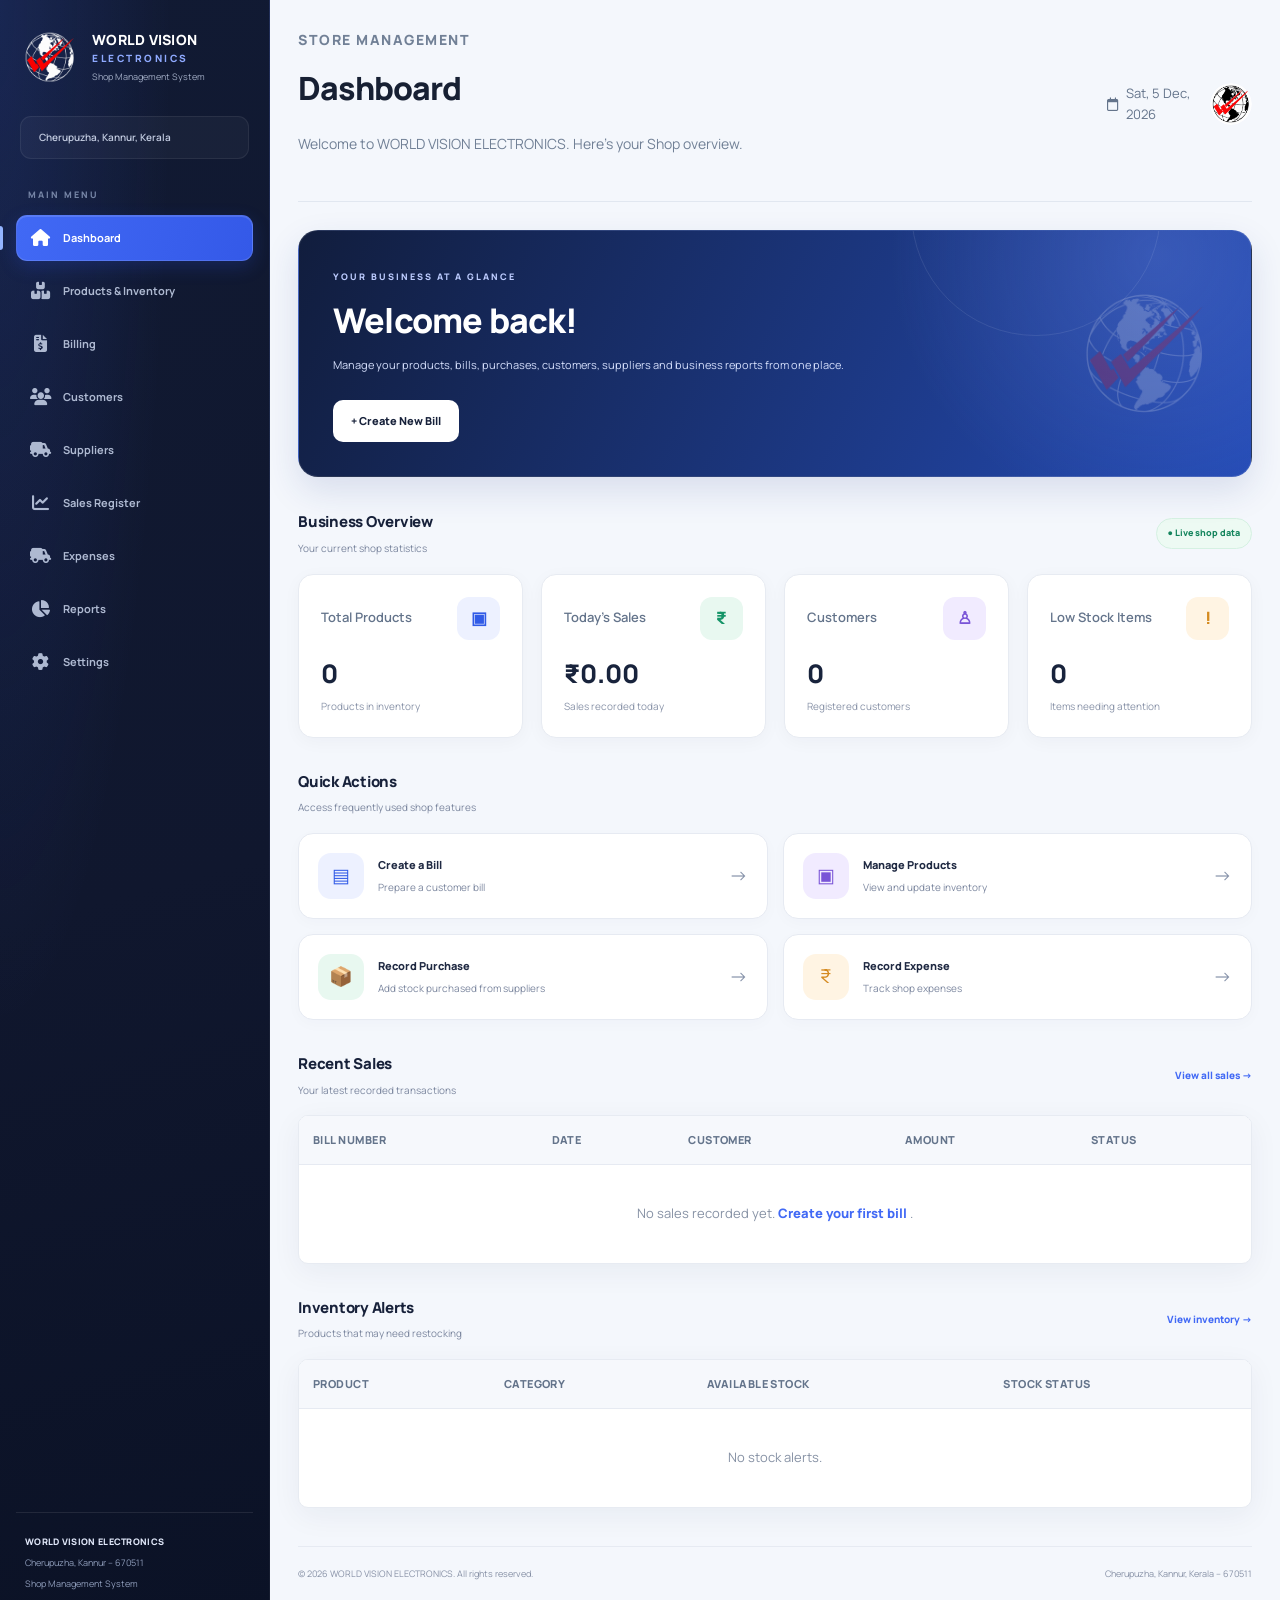
<file: index.html>
<!DOCTYPE html>
<html lang="en">
<head>
    <meta charset="UTF-8">
    <meta name="viewport" content="width=device-width, initial-scale=1.0">
    <title>Dashboard | WORLD VISION ELECTRONICS</title>
    <link rel="stylesheet" href="style.css">
    <link rel="stylesheet"
href="https://cdnjs.cloudflare.com/ajax/libs/font-awesome/6.5.2/css/all.min.css">
    <script src="index.js" defer></script>
</head>

<body data-page="dashboard">

<div class="app-container">

    <!-- SIDEBAR -->
    <aside class="sidebar">

        <!-- LOGO: NO SQUARE BACKGROUND -->
        <div class="brand">
            <div class="brand-mark">
                <img src="logo.png"
                     alt="WORLD VISION ELECTRONICS Logo">
            </div>

            <div class="brand-text">
                <h2>WORLD VISION</h2>
                <span>ELECTRONICS</span>
                <small>Shop Management System</small>
            </div>
        </div>

        <div class="location">
            <span></span>
            Cherupuzha, Kannur, Kerala
        </div>

        <div class="nav-heading">MAIN MENU</div>

        <!-- KEEP THIS NAVIGATION IDENTICAL ON ALL PAGES -->
        <nav class="main-navigation" aria-label="Main navigation">

            <a href="index.html" class="nav-link active">
                <span class="nav-icon"><i class="fa-solid fa-house"></i></span>
                <span>Dashboard</span>
            </a>

            <a href="products.html" class="nav-link">
                <span class="nav-icon"><i class="fa-solid fa-boxes-stacked"></i></span>
                <span>Products & Inventory</span>
            </a>

            <a href="billing.html" class="nav-link">
                <span class="nav-icon"><i class="fa-solid fa-file-invoice-dollar"></i></span>
                <span>Billing</span>
            </a>

            <a href="customers.html" class="nav-link">
                <span class="nav-icon"><i class="fa-solid fa-users"></i></span>
                <span>Customers</span>
            </a>

            <a href="suppliers.html" class="nav-link">
                <span class="nav-icon"><i class="fa-solid fa-truck-field"></i></span>
                <span>Suppliers</span>
            </a>

            <a href="sales.html" class="nav-link">
                <span class="nav-icon"><i class="fa-solid fa-chart-line"></i></span>
                <span>Sales Register</span>
            </a>
            <a href="expenses.html" class="nav-link">
                <span class="nav-icon"><i class="fa-solid fa-truck-field"></i></span>
                <span>Expenses</span>
            </a>

            <a href="reports.html" class="nav-link">
                <span class="nav-icon"><i class="fa-solid fa-chart-pie"></i></span>
                <span>Reports</span>
            </a>


            <a href="settings.html" class="nav-link">
                <span class="nav-icon"><i class="fa-solid fa-gear"></i></span>
                <span>Settings</span>
            </a>


        </nav>
        
        
        <div class="sidebar-footer">
            <strong>WORLD VISION ELECTRONICS</strong>
            <small>Cherupuzha, Kannur – 670511</small>
            <small>Shop Management System</small>
        </div>

    </aside>

    <!-- MAIN CONTENT -->
    <main class="main-content">

        <header class="topbar">
            <div class="page-heading">
                <p class="eyebrow">STORE MANAGEMENT</p>
                <h1>Dashboard</h1>
                <p class="page-subtitle">
                    Welcome to WORLD VISION ELECTRONICS.
                    Here's your Shop overview.
                </p>
            </div>

           <div class="topbar-right">
                <div class="topbar-date">
                    <i class="fa-regular fa-calendar"></i>
                    <span id="current-date">Loading date...</span>
                </div>

               <div class="user-avatar">
    <img src="mylogo.png" alt="WORLD VISION ELECTRONICS">
</div>
            </div>
        </header>

        <!-- WELCOME BANNER -->
        <section class="welcome-banner">
            <div class="welcome-content">
                <span class="welcome-label">
                    YOUR BUSINESS AT A GLANCE
                </span>

                <h2>Welcome back!</h2>

                <p>
                    Manage your products, bills, purchases, customers,
                    suppliers and business reports from one place.
                </p>

                <a href="billing.html" class="primary-button">
                    + Create New Bill
                </a>
            </div>

            <div class="welcome-art" aria-hidden="true">
                <div class="welcome-icon">
    <img src="logo.png" alt="WORLD VISION ELECTRONICS">
</div>
            </div>
        </section>

        <!-- BUSINESS OVERVIEW -->
        <section class="section-block">

            <div class="section-heading">
                <div>
                    <h2>Business Overview</h2>
                    <p>Your current shop statistics</p>
                </div>

                <span class="status-chip">
                    ● Live shop data
                </span>
            </div>

            <div class="stats-grid">

                <article class="stat-card">
                    <div class="stat-top">
                        <span class="stat-label">Total Products</span>
                        <span class="stat-icon blue-icon">▣</span>
                    </div>
                    <h3 id="total-products">0</h3>
                    <p>Products in inventory</p>
                </article>

                <article class="stat-card">
                    <div class="stat-top">
                        <span class="stat-label">Today's Sales</span>
                        <span class="stat-icon green-icon">₹</span>
                    </div>
                    <h3 id="today-sales">₹0.00</h3>
                    <p>Sales recorded today</p>
                </article>

                <article class="stat-card">
                    <div class="stat-top">
                        <span class="stat-label">Customers</span>
                        <span class="stat-icon purple-icon">♙</span>
                    </div>
                    <h3 id="total-customers">0</h3>
                    <p>Registered customers</p>
                </article>

                <article class="stat-card">
                    <div class="stat-top">
                        <span class="stat-label">Low Stock Items</span>
                        <span class="stat-icon orange-icon">!</span>
                    </div>
                    <h3 id="low-stock">0</h3>
                    <p>Items needing attention</p>
                </article>

            </div>
        </section>

        <!-- QUICK ACTIONS -->
        <section class="section-block">

            <div class="section-heading">
                <div>
                    <h2>Quick Actions</h2>
                    <p>Access frequently used shop features</p>
                </div>
            </div>

            <div class="quick-actions-grid">

                <a href="billing.html" class="quick-action-card">
                    <span class="quick-action-icon blue-icon">▤</span>
                    <div>
                        <h3>Create a Bill</h3>
                        <p>Prepare a customer bill</p>
                    </div>
                    <span class="action-arrow">→</span>
                </a>

                <a href="products.html" class="quick-action-card">
                    <span class="quick-action-icon purple-icon">▣</span>
                    <div>
                        <h3>Manage Products</h3>
                        <p>View and update inventory</p>
                    </div>
                    <span class="action-arrow">→</span>
                </a>

                <a href="purchases.html" class="quick-action-card">
                    <span class="quick-action-icon green-icon">📦</span>
                    <div>
                        <h3>Record Purchase</h3>
                        <p>Add stock purchased from suppliers</p>
                    </div>
                    <span class="action-arrow">→</span>
                </a>

                <a href="expenses.html" class="quick-action-card">
                    <span class="quick-action-icon orange-icon">₹</span>
                    <div>
                        <h3>Record Expense</h3>
                        <p>Track shop expenses</p>
                    </div>
                    <span class="action-arrow">→</span>
                </a>

            </div>
        </section>

        <!-- RECENT SALES -->
        <section class="section-block">

            <div class="section-heading">
                <div>
                    <h2>Recent Sales</h2>
                    <p>Your latest recorded transactions</p>
                </div>

                <a href="sales.html" class="text-link">
                    View all sales →
                </a>
            </div>

            <div class="table-container">
                <table class="data-table">
                    <thead>
                        <tr>
                            <th>Bill Number</th>
                            <th>Date</th>
                            <th>Customer</th>
                            <th>Amount</th>
                            <th>Status</th>
                        </tr>
                    </thead>

                    <tbody id="recent-sales-body">
                        <tr>
                            <td colspan="5" class="empty-state">
                                No sales recorded yet.
                                <a href="billing.html">
                                    Create your first bill
                                </a>.
                            </td>
                        </tr>
                    </tbody>
                </table>
            </div>

        </section>

        <!-- INVENTORY ALERTS -->
        <section class="section-block">

            <div class="section-heading">
                <div>
                    <h2>Inventory Alerts</h2>
                    <p>Products that may need restocking</p>
                </div>

                <a href="products.html" class="text-link">
                    View inventory →
                </a>
            </div>

            <div class="table-container">
                <table class="data-table">
                    <thead>
                        <tr>
                            <th>Product</th>
                            <th>Category</th>
                            <th>Available Stock</th>
                            <th>Stock Status</th>
                        </tr>
                    </thead>

                    <tbody id="low-stock-body">
                        <tr>
                            <td colspan="4" class="empty-state">
                                No inventory data available yet.
                                Add products to get started.
                            </td>
                        </tr>
                    </tbody>
                </table>
            </div>

        </section>

        <!-- FOOTER -->
        <footer class="main-footer">
            <p>
                © <span id="footer-year">2026</span>
                WORLD VISION ELECTRONICS. All rights reserved.
            </p>
            <p>Cherupuzha, Kannur, Kerala – 670511</p>
        </footer>

    </main>

</div>

</body>
</html>
</file>
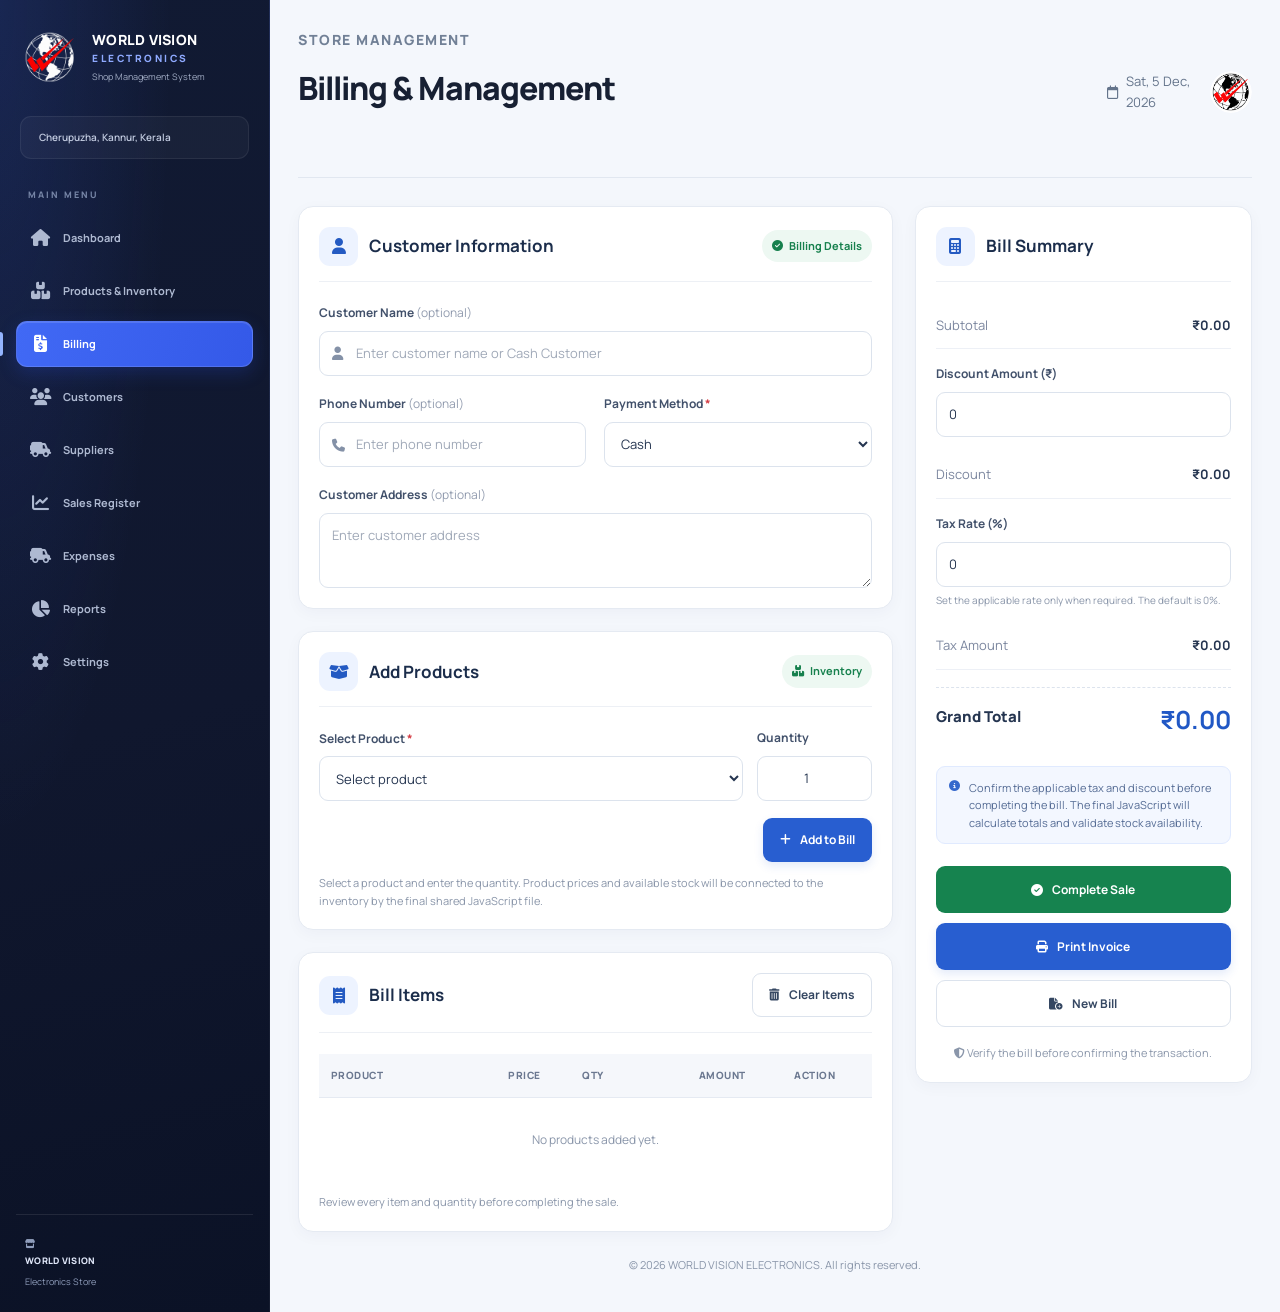
<file: billing.html>
<!DOCTYPE html>
<html lang="en">
<head>
    <meta charset="UTF-8">
    <meta name="viewport" content="width=device-width, initial-scale=1.0">

    <title>Billing | WORLD VISION ELECTRONICS</title>

    <link rel="stylesheet" href="style.css">
    <link rel="stylesheet"
          href="https://cdnjs.cloudflare.com/ajax/libs/font-awesome/6.5.2/css/all.min.css">

    <style>
        /* =========================================
           BILLING PAGE STYLES
           Shared sidebar styling remains in style.css
        ========================================= */

        .billing-page {
            max-width: 1600px;
            margin: 0 auto;
        }

        .billing-heading {
            display: flex;
            justify-content: space-between;
            align-items: center;
            flex-wrap: wrap;
            gap: 16px;
            margin-bottom: 25px;
        }

        .billing-heading h1 {
            margin: 0 0 7px;
            font-size: 27px;
            color: #172b4d;
        }

        .billing-heading p {
            margin: 0;
            color: #778399;
            font-size: 14px;
        }

        .billing-date {
            display: inline-flex;
            align-items: center;
            gap: 9px;
            padding: 12px 16px;
            background: #fff;
            border: 1px solid #e3e9f2;
            border-radius: 10px;
            color: #354563;
            font-size: 13px;
            font-weight: 600;
        }

        .billing-layout {
            display: grid;
            grid-template-columns: minmax(0, 1.5fr) minmax(310px, 0.85fr);
            gap: 22px;
            align-items: start;
        }

        .billing-card {
            min-width: 0;
            background: #fff;
            border: 1px solid #e5eaf2;
            border-radius: 15px;
            padding: 20px;
            margin-bottom: 22px;
            box-shadow: 0 4px 16px rgba(20, 39, 75, 0.035);
        }

        .billing-card:last-child {
            margin-bottom: 0;
        }

        .billing-card-heading {
            display: flex;
            align-items: center;
            justify-content: space-between;
            gap: 12px;
            margin-bottom: 21px;
            padding-bottom: 15px;
            border-bottom: 1px solid #edf0f5;
        }

        .billing-card-title {
            display: flex;
            align-items: center;
            gap: 11px;
        }

        .billing-card-title h2 {
            margin: 0;
            color: #1b2d4b;
            font-size: 17px;
            font-weight: 700;
        }

        .billing-icon {
            display: flex;
            align-items: center;
            justify-content: center;
            width: 39px;
            height: 39px;
            flex-shrink: 0;
            border-radius: 11px;
            color: #245ac2;
            background: #edf3ff;
            font-size: 16px;
        }

        .billing-badge {
            display: inline-flex;
            align-items: center;
            gap: 6px;
            background: #edf8f2;
            color: #16804d;
            border-radius: 20px;
            padding: 7px 10px;
            font-size: 11px;
            font-weight: 700;
            white-space: nowrap;
        }

        .billing-form-grid {
            display: grid;
            grid-template-columns: repeat(2, minmax(0, 1fr));
            gap: 18px;
        }

        .billing-field {
            min-width: 0;
        }

        .billing-field.full-width {
            grid-column: 1 / -1;
        }

        .billing-field label {
            display: block;
            color: #42516b;
            font-size: 12px;
            font-weight: 700;
            margin-bottom: 8px;
        }

        .billing-field label .optional {
            color: #929caf;
            font-weight: 400;
        }

        .billing-field input,
        .billing-field select,
        .billing-field textarea {
            display: block;
            width: 100%;
            min-width: 0;
            min-height: 45px;
            padding: 11px 12px;
            border: 1px solid #dce3ed;
            border-radius: 9px;
            outline: none;
            background: #fff;
            color: #253550;
            font-family: inherit;
            font-size: 13px;
            transition: border-color .2s, box-shadow .2s;
        }

        .billing-field textarea {
            resize: vertical;
            min-height: 75px;
        }

        .billing-field input:focus,
        .billing-field select:focus,
        .billing-field textarea:focus {
            border-color: #4778e8;
            box-shadow: 0 0 0 3px rgba(71, 120, 232, .10);
        }

        .billing-field input::placeholder,
        .billing-field textarea::placeholder {
            color: #a0a9b8;
        }

        .input-with-icon {
            position: relative;
        }

        .input-with-icon > i {
            position: absolute;
            left: 13px;
            top: 50%;
            transform: translateY(-50%);
            color: #8491a7;
            font-size: 13px;
            pointer-events: none;
        }

        .input-with-icon input {
            padding-left: 36px;
        }

        .product-entry-grid {
            display: grid;
            grid-template-columns: minmax(0, 1fr) 115px;
            gap: 14px;
            align-items: end;
        }

        .quantity-field input {
            text-align: center;
        }

        .billing-btn {
            display: inline-flex;
            align-items: center;
            justify-content: center;
            gap: 9px;
            min-height: 43px;
            padding: 11px 16px;
            border: 1px solid transparent;
            border-radius: 9px;
            font-family: inherit;
            font-size: 12px;
            font-weight: 700;
            cursor: pointer;
            text-decoration: none;
            transition: .2s ease;
        }

        .billing-btn:disabled {
            opacity: .55;
            cursor: not-allowed;
        }

        .billing-btn-primary {
            color: #fff;
            background: #285ed0;
            box-shadow: 0 4px 10px rgba(40, 94, 208, .13);
        }

        .billing-btn-primary:hover:not(:disabled) {
            background: #1949b2;
            transform: translateY(-1px);
        }

        .billing-btn-secondary {
            color: #354762;
            background: #fff;
            border-color: #dce3ed;
        }

        .billing-btn-secondary:hover:not(:disabled) {
            background: #f5f7fb;
        }

        .billing-btn-danger {
            color: #c43c43;
            background: #fff0f0;
            border-color: #ffe0e0;
        }

        .billing-btn-success {
            color: #fff;
            background: #16834f;
        }

        .billing-btn-success:hover:not(:disabled) {
            background: #106b40;
        }

        .billing-btn-block {
            width: 100%;
        }

        .billing-table-wrap {
            width: 100%;
            overflow-x: auto;
        }

        .billing-table {
            width: 100%;
            border-collapse: collapse;
            font-size: 12px;
            white-space: nowrap;
        }

        .billing-table thead th {
            padding: 13px 12px;
            background: #f5f7fb;
            border-bottom: 1px solid #e5eaf2;
            color: #6b7890;
            text-align: left;
            font-size: 10px;
            text-transform: uppercase;
            letter-spacing: .45px;
            font-weight: 800;
        }

        .billing-table tbody td {
            padding: 15px 12px;
            color: #34445e;
            border-bottom: 1px solid #edf0f5;
            vertical-align: middle;
        }

        .billing-table tbody tr:last-child td {
            border-bottom: none;
        }

        .billing-table .text-right {
            text-align: right;
        }

        .billing-table .text-center {
            text-align: center;
        }

        .billing-empty-state {
            text-align: center;
            padding: 32px 12px !important;
            color: #8a96aa !important;
            white-space: normal;
        }

        .billing-empty-state i {
            display: block;
            font-size: 28px;
            margin-bottom: 10px;
            color: #aab5c7;
        }

        .billing-empty-state span {
            display: block;
            font-size: 12px;
        }

        .cart-item-name {
            font-weight: 700;
            color: #253550;
            white-space: normal;
            min-width: 110px;
        }

        .cart-item-code {
            display: block;
            color: #929caf;
            font-size: 10px;
            margin-top: 4px;
        }

        .remove-item-btn {
            display: inline-flex;
            align-items: center;
            justify-content: center;
            width: 30px;
            height: 30px;
            border: none;
            border-radius: 7px;
            background: #fff0f0;
            color: #d13f48;
            cursor: pointer;
        }

        .remove-item-btn:hover {
            background: #ffe0e0;
        }

        .billing-table-footnote {
            margin-top: 12px;
            color: #8995a9;
            font-size: 11px;
            line-height: 1.6;
        }

        .summary-list {
            display: flex;
            flex-direction: column;
            gap: 15px;
        }

        .summary-row {
            display: flex;
            align-items: center;
            justify-content: space-between;
            gap: 15px;
            color: #63718a;
            font-size: 13px;
        }

        .summary-row strong {
            color: #253550;
            font-size: 13px;
            font-weight: 700;
            text-align: right;
            overflow-wrap: anywhere;
        }

        .summary-row.total-row {
            padding-top: 17px;
            margin-top: 2px;
            border-top: 1px dashed #dce3ed;
            align-items: flex-start;
        }

        .summary-row.total-row span {
            color: #253550;
            font-size: 15px;
            font-weight: 800;
        }

        .summary-row.total-row strong {
            color: #2158c5;
            font-size: 25px;
            line-height: 1.2;
        }

        .summary-note {
            display: flex;
            align-items: flex-start;
            gap: 9px;
            padding: 12px;
            margin-top: 19px;
            background: #f3f7ff;
            border: 1px solid #e0eaff;
            border-radius: 9px;
            color: #546b94;
            font-size: 11px;
            line-height: 1.6;
        }

        .summary-note i {
            margin-top: 2px;
            color: #3568cc;
        }

        .billing-actions {
            display: flex;
            flex-direction: column;
            gap: 10px;
            margin-top: 22px;
        }

        .billing-actions .billing-btn {
            min-height: 47px;
        }

        .billing-footer-note {
            text-align: center;
            color: #8a96aa;
            font-size: 11px;
            margin-top: 17px;
            line-height: 1.6;
        }

        .billing-required {
            color: #d43d45;
        }

        /* =========================================
           PRINTABLE A4 INVOICE
           The final script.js will fill its fields.
        ========================================= */

        #print-invoice {
            display: none;
        }

        .invoice-paper {
            width: 100%;
            max-width: 790px;
            margin: 0 auto;
            padding: 28px;
            background: #fff;
            color: #202a3b;
            font-family: Arial, Helvetica, sans-serif;
        }

        .invoice-header {
            display: flex;
            justify-content: space-between;
            align-items: flex-start;
            gap: 20px;
            padding-bottom: 23px;
            border-bottom: 2px solid #243d68;
        }

        .invoice-brand {
            display: flex;
            align-items: center;
            gap: 15px;
            min-width: 0;
        }

        .invoice-logo {
            width: 76px;
            height: 76px;
            object-fit: contain;
            flex-shrink: 0;
        }

        .invoice-brand h1 {
            margin: 0 0 7px;
            color: #20385e;
            font-size: 22px;
            letter-spacing: .5px;
            overflow-wrap: anywhere;
        }

        .invoice-brand p {
            margin: 3px 0;
            color: #596579;
            font-size: 10px;
            line-height: 1.5;
        }

        .invoice-title-block {
            text-align: right;
            flex-shrink: 0;
        }

        .invoice-title-block h2 {
            margin: 0 0 7px;
            font-size: 24px;
            color: #20385e;
            letter-spacing: 1px;
        }

        .invoice-title-block p {
            margin: 4px 0;
            color: #5d687a;
            font-size: 11px;
        }

        .invoice-parties {
            display: grid;
            grid-template-columns: 1fr 1fr;
            gap: 25px;
            padding: 24px 0;
        }

        .invoice-section-label {
            color: #758198;
            font-size: 9px;
            font-weight: 800;
            letter-spacing: 1px;
            text-transform: uppercase;
            margin-bottom: 9px;
        }

        .invoice-party-name {
            font-size: 13px;
            font-weight: 700;
            margin-bottom: 5px;
            overflow-wrap: anywhere;
        }

        .invoice-party-detail {
            font-size: 10px;
            line-height: 1.7;
            color: #5c687b;
            overflow-wrap: anywhere;
        }

        .invoice-items {
            width: 100%;
            border-collapse: collapse;
            margin-top: 5px;
            font-size: 10px;
        }

        .invoice-items thead {
            display: table-header-group;
        }

        .invoice-items th {
            padding: 12px 9px;
            color: #fff;
            background: #263f69;
            text-align: left;
            font-size: 9px;
            letter-spacing: .3px;
            text-transform: uppercase;
        }

        .invoice-items td {
            padding: 12px 9px;
            border-bottom: 1px solid #e4e8ef;
            vertical-align: top;
            overflow-wrap: anywhere;
        }

        .invoice-items tbody tr {
            break-inside: avoid;
            page-break-inside: avoid;
        }

        .invoice-items .right {
            text-align: right;
        }

        .invoice-items .center {
            text-align: center;
        }

        .invoice-bottom {
            display: grid;
            grid-template-columns: 1fr 245px;
            gap: 25px;
            margin-top: 23px;
            align-items: start;
        }

        .invoice-payment-info {
            font-size: 10px;
            line-height: 1.8;
            color: #596579;
        }

        .invoice-payment-info strong {
            color: #293b59;
        }

        .invoice-totals {
            width: 100%;
            border-collapse: collapse;
            font-size: 11px;
        }

        .invoice-totals td {
            padding: 7px 4px;
            border-bottom: 1px solid #edf0f4;
        }

        .invoice-totals td:last-child {
            text-align: right;
            font-weight: 700;
        }

        .invoice-totals .invoice-grand-total td {
            padding-top: 12px;
            border-top: 2px solid #263f69;
            border-bottom: none;
            color: #20385e;
            font-size: 15px;
            font-weight: 800;
        }

        .invoice-words {
            margin-top: 20px;
            padding: 12px;
            background: #f5f7fa;
            border: 1px solid #e7ebf1;
            border-radius: 5px;
            font-size: 10px;
            line-height: 1.7;
            overflow-wrap: anywhere;
        }

        .invoice-footer {
            display: flex;
            justify-content: space-between;
            align-items: flex-end;
            gap: 20px;
            margin-top: 45px;
            padding-top: 17px;
            border-top: 1px solid #dfe4ec;
        }

        .invoice-thankyou {
            font-size: 12px;
            font-weight: 700;
            color: #20385e;
            margin-bottom: 5px;
        }

        .invoice-small-print {
            color: #7a8597;
            font-size: 9px;
            line-height: 1.6;
        }

        .invoice-signature {
            width: 160px;
            padding-top: 35px;
            text-align: center;
            border-bottom: 1px solid #929cad;
            font-size: 9px;
            color: #667287;
            padding-bottom: 7px;
        }

        @media (max-width: 1150px) {
            .billing-layout {
                grid-template-columns: minmax(0, 1fr);
            }
        }

        @media (max-width: 600px) {
            .billing-heading h1 {
                font-size: 22px;
            }

            .billing-card {
                padding: 16px;
                border-radius: 12px;
            }

            .billing-form-grid {
                grid-template-columns: minmax(0, 1fr);
                gap: 14px;
            }

            .billing-field.full-width {
                grid-column: auto;
            }

            .product-entry-grid {
                grid-template-columns: minmax(0, 1fr) 90px;
                gap: 10px;
            }

            .billing-card-heading {
                align-items: flex-start;
            }

            .billing-badge {
                font-size: 10px;
            }

            .summary-row.total-row strong {
                font-size: 22px;
            }

            .invoice-paper {
                padding: 15px;
            }

            .invoice-header {
                gap: 10px;
            }

            .invoice-logo {
                width: 52px;
                height: 52px;
            }

            .invoice-brand {
                gap: 8px;
            }

            .invoice-brand h1 {
                font-size: 14px;
            }

            .invoice-title-block h2 {
                font-size: 17px;
            }

            .invoice-title-block p,
            .invoice-brand p {
                font-size: 8px;
            }

            .invoice-bottom {
                grid-template-columns: 1fr;
            }
        }

        @media print {
            @page {
                size: A4 portrait;
                margin: 12mm;
            }

            html,
            body {
                margin: 0 !important;
                padding: 0 !important;
                background: #fff !important;
                color: #202a3b !important;
                font-family: Arial, Helvetica, sans-serif !important;
                -webkit-print-color-adjust: exact;
                print-color-adjust: exact;
            }

            body * {
                visibility: hidden !important;
            }

            #print-invoice,
            #print-invoice * {
                visibility: visible !important;
            }

            #print-invoice {
                display: block !important;
                position: absolute !important;
                inset: 0 auto auto 0 !important;
                width: 100% !important;
                margin: 0 !important;
                padding: 0 !important;
                background: #fff !important;
            }

            .invoice-paper {
                width: 100% !important;
                max-width: none !important;
                margin: 0 !important;
                padding: 0 !important;
                box-shadow: none !important;
            }

            .invoice-header,
            .invoice-parties,
            .invoice-bottom,
            .invoice-footer {
                break-inside: avoid;
                page-break-inside: avoid;
            }

            .invoice-items tr {
                break-inside: avoid;
                page-break-inside: avoid;
            }

            .invoice-items th {
                background: #263f69 !important;
                color: #fff !important;
            }

            .invoice-totals .invoice-grand-total td {
                color: #20385e !important;
            }
        }
  </style>
</head>

<body>

    <!-- =========================================
         SHARED SIDEBAR
         Keep identical to index.html and products.html
    ========================================== -->

    <aside class="sidebar">
        <div class="brand">
            <div class="brand-mark">
                <img src="logo.png" alt="WORLD VISION ELECTRONICS Logo">
            </div>

            <div class="brand-text">
                <h2>WORLD VISION</h2>
                <span>ELECTRONICS</span>
                <small>Shop Management System</small>
            </div>
        </div>

        <div class="location">
            <i class=""></i>
            Cherupuzha, Kannur, Kerala
        </div>

        <p class="nav-heading">MAIN MENU</p>

        <nav class="main-navigation">
            <a href="index.html" class="nav-link">
                <span class="nav-icon">
                    <i class="fa-solid fa-house"></i>
                </span>
                <span>Dashboard</span>
            </a>

            <a href="products.html" class="nav-link">
                <span class="nav-icon">
                    <i class="fa-solid fa-boxes-stacked"></i>
                </span>
                <span>Products & Inventory</span>
            </a>

            <a href="billing.html" class="nav-link active" aria-current="page">
                <span class="nav-icon">
                    <i class="fa-solid fa-file-invoice-dollar"></i>
                </span>
                <span>Billing</span>
            </a>

            

            <a href="customers.html" class="nav-link">
                <span class="nav-icon">
                    <i class="fa-solid fa-users"></i>
                </span>
                <span>Customers</span>
            </a>

            <a href="suppliers.html" class="nav-link">
                <span class="nav-icon">
                    <i class="fa-solid fa-truck-field"></i>
                </span>
                <span>Suppliers</span>
            </a>

            <a href="sales.html" class="nav-link">
                <span class="nav-icon">
                    <i class="fa-solid fa-chart-line"></i>
                </span>
                <span>Sales Register</span>
            </a>
            <a href="expenses.html" class="nav-link">
                <span class="nav-icon"><i class="fa-solid fa-truck-field"></i></span>
                <span>Expenses</span>
            </a>

            <a href="reports.html" class="nav-link">
                <span class="nav-icon">
                    <i class="fa-solid fa-chart-pie"></i>
                </span>
                <span>Reports</span>
            </a>
            <a href="settings.html" class="nav-link">
                <span class="nav-icon">
                    <i class="fa-solid fa-gear"></i>
                </span>
                <span>Settings</span>
            </a>
        </nav>

        <div class="sidebar-footer">
            <div class="sidebar-footer-icon">
                <i class="fa-solid fa-store"></i>
            </div>

            <div>
                <strong>WORLD VISION</strong>
                <small>Electronics Store</small>
            </div>
        </div>
    </aside>


    <!-- =========================================
         MAIN BILLING CONTENT
    ========================================== -->

     <main class="main-content">

        <header class="topbar">
            <div class="page-heading">
                <p class="eyebrow">STORE MANAGEMENT</p>
                <h1>Billing &amp; Management</h1>
                <p class="page-subtitle">
                </p>
            </div>

           <div class="topbar-right">
                <div class="topbar-date">
                    <i class="fa-regular fa-calendar"></i>
                    <span id="current-date">Loading date...</span>
                </div>
<div class="user-avatar">
    <img src="mylogo.png" alt="WORLD VISION ELECTRONICS">
</div>
</div>
        </header>


            <div class="billing-layout">

                <!-- LEFT COLUMN -->

                <section class="billing-left-column">

                    <!-- CUSTOMER INFORMATION -->

                    <div class="billing-card">
                        <div class="billing-card-heading">
                            <div class="billing-card-title">
                                <div class="billing-icon">
                                    <i class="fa-solid fa-user"></i>
                                </div>

                                <h2>Customer Information</h2>
                            </div>

                            <span class="billing-badge">
                                <i class="fa-solid fa-circle-check"></i>
                                Billing Details
                            </span>
                        </div>

                        <div class="billing-form-grid">

                            <div class="billing-field full-width">
                                <label for="bill-customer">
                                    Customer Name
                                    <span class="optional">(optional)</span>
                                </label>

                                <div class="input-with-icon">
                                    <i class="fa-solid fa-user"></i>
                                    <input
                                        type="text"
                                        id="bill-customer"
                                        name="customerName"
                                        placeholder="Enter customer name or Cash Customer"
                                        autocomplete="name">
                                </div>
                            </div>

                            <div class="billing-field">
                                <label for="bill-phone">
                                    Phone Number
                                    <span class="optional">(optional)</span>
                                </label>

                                <div class="input-with-icon">
                                    <i class="fa-solid fa-phone"></i>
                                    <input
                                        type="tel"
                                        id="bill-phone"
                                        name="customerPhone"
                                        placeholder="Enter phone number"
                                        autocomplete="tel">
                                </div>
                            </div>

                            <div class="billing-field">
                                <label for="bill-payment-method">
                                    Payment Method
                                    <span class="billing-required">*</span>
                                </label>

                                <select
                                    id="bill-payment-method"
                                    name="paymentMethod"
                                    required>
                                    <option value="Cash">Cash</option>
                                    <option value="UPI">UPI</option>
                                    <option value="Card">Card</option>
                                    <option value="Bank Transfer">Bank Transfer</option>
                                    <option value="Credit">Credit / Pay Later</option>
                                </select>
                            </div>

                            <div class="billing-field full-width">
                                <label for="bill-address">
                                    Customer Address
                                    <span class="optional">(optional)</span>
                                </label>

                                <textarea
                                    id="bill-address"
                                    name="customerAddress"
                                    placeholder="Enter customer address"
                                    rows="2"
                                    autocomplete="street-address"></textarea>
                            </div>

                        </div>
                    </div>


                    <!-- ADD PRODUCTS -->

                    <div class="billing-card">
                        <div class="billing-card-heading">
                            <div class="billing-card-title">
                                <div class="billing-icon">
                                    <i class="fa-solid fa-box-open"></i>
                                </div>

                                <h2>Add Products</h2>
                            </div>

                            <span class="billing-badge">
                                <i class="fa-solid fa-boxes-stacked"></i>
                                Inventory
                            </span>
                        </div>

                        <form id="billing-item-form" autocomplete="off">

                            <div class="product-entry-grid">

                                <div class="billing-field">
                                    <label for="bill-product">
                                        Select Product
                                        <span class="billing-required">*</span>
                                    </label>

                                    <select id="bill-product" name="productId" required>
                                        <option value="">Select a product</option>
                                    </select>
                                </div>

                                <div class="billing-field quantity-field">
                                    <label for="bill-quantity">
                                        Quantity
                                    </label>

                                    <input
                                        type="number"
                                        id="bill-quantity"
                                        name="quantity"
                                        value="1"
                                        min="0.001"
                                        step="any"
                                        inputmode="decimal"
                                        required>
                                </div>

                            </div>

                            <div style="display:flex; justify-content:flex-end; margin-top:17px;">
                                <button
                                    type="submit"
                                    class="billing-btn billing-btn-primary"
                                    id="add-item-btn">
                                    <i class="fa-solid fa-plus"></i>
                                    Add to Bill
                                </button>
                            </div>

                        </form>

                        <div class="billing-table-footnote">
                            Select a product and enter the quantity. Product prices and
                            available stock will be connected to the inventory by the
                            final shared JavaScript file.
                        </div>
                    </div>


                    <!-- BILL ITEMS -->

                    <div class="billing-card">
                        <div class="billing-card-heading">
                            <div class="billing-card-title">
                                <div class="billing-icon">
                                    <i class="fa-solid fa-receipt"></i>
                                </div>

                                <h2>Bill Items</h2>
                            </div>

                            <button
                                type="button"
                                class="billing-btn billing-btn-secondary"
                                id="clear-bill-btn">
                                <i class="fa-solid fa-trash-can"></i>
                                Clear Items
                            </button>
                        </div>

                        <div class="billing-table-wrap">
                            <table class="billing-table">
                                <thead>
                                    <tr>
                                        <th>Product</th>
                                        <th class="text-right">Price</th>
                                        <th class="text-center">Qty</th>
                                        <th class="text-right">Amount</th>
                                        <th class="text-center">Action</th>
                                    </tr>
                                </thead>

                                <tbody id="billing-items-body">
                                    <tr>
                                        <td colspan="5" class="billing-empty-state">
                                            <i class="fa-solid fa-cart-shopping"></i>
                                            <span>No products added yet.</span>
                                            <span>Select a product above to begin billing.</span>
                                        </td>
                                    </tr>
                                </tbody>
                            </table>
                        </div>

                        <div class="billing-table-footnote">
                            Review every item and quantity before completing the sale.
                        </div>
                    </div>

                </section>


                <!-- RIGHT COLUMN: BILL SUMMARY -->

                <aside class="billing-right-column">

                    <div class="billing-card">
                        <div class="billing-card-heading">
                            <div class="billing-card-title">
                                <div class="billing-icon">
                                    <i class="fa-solid fa-calculator"></i>
                                </div>

                                <h2>Bill Summary</h2>
                            </div>
                        </div>

                        <div class="summary-list">

                            <div class="summary-row">
                                <span>Subtotal</span>
                                <strong id="bill-subtotal">₹0.00</strong>
                            </div>

                            <div class="billing-field">
                                <label for="bill-discount">
                                    Discount Amount (₹)
                                </label>

                                <input
                                    type="number"
                                    id="bill-discount"
                                    name="discount"
                                    value="0"
                                    min="0"
                                    step="0.01"
                                    inputmode="decimal">
                            </div>

                            <div class="summary-row">
                                <span>Discount</span>
                                <strong id="bill-discount-amount">₹0.00</strong>
                            </div>

                            <div class="billing-field">
                                <label for="bill-tax-rate">
                                    Tax Rate (%)
                                </label>

                                <input
                                    type="number"
                                    id="bill-tax-rate"
                                    name="taxRate"
                                    value="0"
                                    min="0"
                                    max="100"
                                    step="0.01"
                                    inputmode="decimal"
                                    aria-describedby="tax-rate-note">
                                <span id="tax-rate-note"
                                      style="display:block; margin-top:6px; color:#8995a9; font-size:10px; line-height:1.5;">
                                    Set the applicable rate only when required.
                                    The default is 0%.
                                </span>
                            </div>

                            <div class="summary-row">
                                <span>Tax Amount</span>
                                <strong id="bill-tax-amount">₹0.00</strong>
                            </div>

                            <div class="summary-row total-row">
                                <span>Grand Total</span>
                                <strong id="bill-grand-total">₹0.00</strong>
                            </div>

                        </div>

                        <div class="summary-note">
                            <i class="fa-solid fa-circle-info"></i>
                            <span>
                                Confirm the applicable tax and discount before completing
                                the bill. The final JavaScript will calculate totals
                                and validate stock availability.
                            </span>
                        </div>

                        <div class="billing-actions">

                            <button
                                type="button"
                                class="billing-btn billing-btn-success billing-btn-block"
                                id="complete-sale-btn">
                                <i class="fa-solid fa-check-circle"></i>
                                Complete Sale
                            </button>

                            <button
                                type="button"
                                class="billing-btn billing-btn-primary billing-btn-block"
                                id="print-bill-btn">
                                <i class="fa-solid fa-print"></i>
                                Print Invoice
                            </button>

                            <button
                                type="button"
                                class="billing-btn billing-btn-secondary billing-btn-block"
                                id="new-bill-btn">
                                <i class="fa-solid fa-file-circle-plus"></i>
                                New Bill
                            </button>

                        </div>

                        <div class="billing-footer-note">
                            <i class="fa-solid fa-shield-halved"></i>
                            Verify the bill before confirming the transaction.
                        </div>
                    </div>

                </aside>

            </div>


            <footer style="text-align:center; color:#8995a9; font-size:11px; padding:24px 0 10px;">
                © <span id="footer-year">2026</span>
                WORLD VISION ELECTRONICS. All rights reserved.
            </footer>

        </div>
    </main>


    <!-- =========================================
         PROFESSIONAL PRINTABLE INVOICE
         Hidden on screen; displayed in print mode.
         The final script.js will populate invoice data.
    ========================================== -->

    <section id="print-invoice" aria-label="Printable customer invoice">
        <div class="invoice-paper">

            <header class="invoice-header">

                <div class="invoice-brand">
                    <img
                        src="mylogo.png"
                        alt="WORLD VISION ELECTRONICS Logo"
                        class="invoice-logo">

                    <div>
                        <h1>WORLD VISION ELECTRONICS</h1>
                        <p>Cherupuzha, Kannur, Kerala – 670511</p>
                        <p id="invoice-shop-phone"></p>
                        <p id="invoice-shop-email"></p>
                        <p id="invoice-gst-number"></p>
                    </div>
                </div>

                <div class="invoice-title-block">
                    <h2>TAX INVOICE</h2>
                    <p><strong>Invoice No:</strong> <span id="invoice-number">—</span></p>
                    <p><strong>Date:</strong> <span id="invoice-date">—</span></p>
                    <p><strong>Payment:</strong> <span id="invoice-payment-method">—</span></p>
                </div>

            </header>


            <section class="invoice-parties">

                <div>
                    <div class="invoice-section-label">Bill To</div>

                    <div class="invoice-party-name" id="invoice-customer-name">
                        Cash Customer
                    </div>

                    <div class="invoice-party-detail">
                        <div id="invoice-customer-phone"></div>
                        <div id="invoice-customer-address"></div>
                    </div>
                </div>

                <div>
                    <div class="invoice-section-label">Seller Information</div>

                    <div class="invoice-party-name">WORLD VISION ELECTRONICS</div>

                    <div class="invoice-party-detail">
                        Cherupuzha, Kannur, Kerala – 670511
                        <br>
                        <span id="invoice-seller-tax-details"></span>
                    </div>
                </div>

            </section>


            <table class="invoice-items">
                <thead>
                    <tr>
                        <th style="width:7%;">Sl.</th>
                        <th style="width:39%;">Item Description</th>
                        <th style="width:17%;">Product Code</th>
                        <th class="right" style="width:12%;">Price (₹)</th>
                        <th class="center" style="width:10%;">Qty</th>
                        <th class="right" style="width:15%;">Amount (₹)</th>
                    </tr>
                </thead>

                <tbody id="invoice-items-body">
                    <tr>
                        <td colspan="6" style="text-align:center;">
                            Invoice items will appear here.
                        </td>
                    </tr>
                </tbody>
            </table>


            <section class="invoice-bottom">

                <div>
                    <div class="invoice-payment-info">
                        <strong>Payment Method:</strong>
                        <span id="invoice-payment-summary">—</span>
                        <br>

                        <strong>Notes:</strong>
                        <span id="invoice-notes">Thank you for shopping with us.</span>
                    </div>
                </div>

                <div>
                    <table class="invoice-totals">
                        <tbody>
                            <tr>
                                <td>Subtotal</td>
                                <td id="invoice-subtotal">₹0.00</td>
                            </tr>

                            <tr>
                                <td>Discount</td>
                                <td id="invoice-discount">₹0.00</td>
                            </tr>

                            <tr>
                                <td>Tax</td>
                                <td id="invoice-tax">₹0.00</td>
                            </tr>

                            <tr class="invoice-grand-total">
                                <td>Grand Total</td>
                                <td id="invoice-grand-total">₹0.00</td>
                            </tr>
                        </tbody>
                    </table>
                </div>

            </section>


            <div class="invoice-words">
                <strong>Amount in words:</strong>
                <span id="invoice-amount-words">
                    Amount will be generated when the invoice is completed.
                </span>
            </div>


            <footer class="invoice-footer">

                <div>
                    <div class="invoice-thankyou">
                        Thank you for your business!
                    </div>

                    <div class="invoice-small-print">
                        Please retain this invoice for your records.
                        <br>
                        Goods sold are subject to the applicable store policy.
                    </div>
                </div>

                <div class="invoice-signature">
                    Authorised Signature
                </div>

            </footer>

        </div>
    </section>

    <!--
        IMPORTANT:
        script.js is intentionally not included yet.
        We will create the final shared script.js after all
        10 HTML pages have been completed and their IDs verified.
    -->
<script src="script.js"></script>
</body>
</html>
</file>
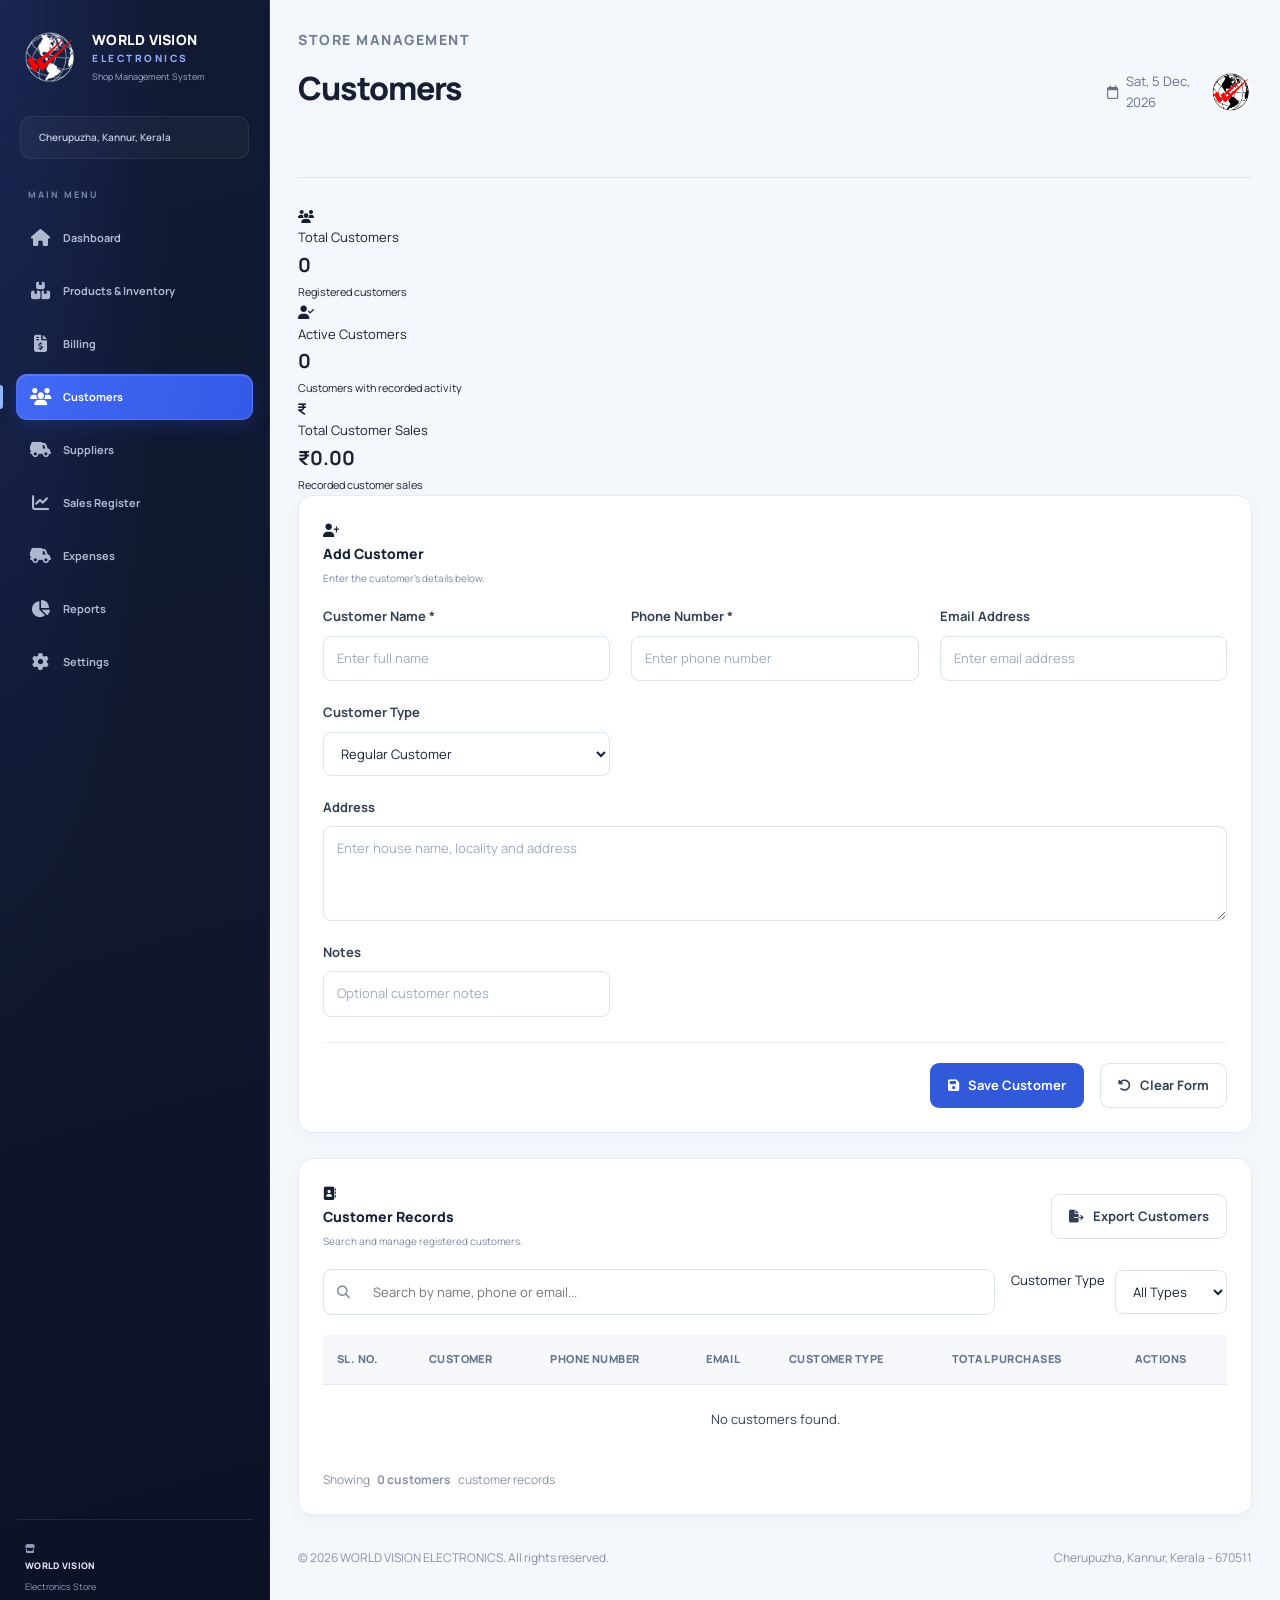
<file: customers.html>
<!DOCTYPE html>
<html lang="en">
<head>
    <meta charset="UTF-8">
    <meta name="viewport" content="width=device-width, initial-scale=1.0">

    <title>Customers | WORLD VISION ELECTRONICS</title>

    <link rel="stylesheet" href="style.css">

    <link rel="stylesheet"
          href="https://cdnjs.cloudflare.com/ajax/libs/font-awesome/6.5.2/css/all.min.css">
</head>

<body>

    <!-- SIDEBAR: keep identical to the other pages -->
    <aside class="sidebar">

        <div class="brand">
            <div class="brand-mark">
                <img src="logo.png" alt="WORLD VISION ELECTRONICS Logo">
            </div>

            <div class="brand-text">
                <h2>WORLD VISION</h2>
                <span>ELECTRONICS</span>
                <small>Shop Management System</small>
            </div>
        </div>

        <div class="location">
            <i class=""></i>
            Cherupuzha, Kannur, Kerala
        </div>

        <p class="nav-heading">MAIN MENU</p>

        <nav class="main-navigation">

            <a href="index.html" class="nav-link">
                <span class="nav-icon"><i class="fa-solid fa-house"></i></span>
                <span>Dashboard</span>
            </a>

            <a href="products.html" class="nav-link">
                <span class="nav-icon"><i class="fa-solid fa-boxes-stacked"></i></span>
                <span>Products &amp; Inventory</span>
            </a>

            <a href="billing.html" class="nav-link">
                <span class="nav-icon"><i class="fa-solid fa-file-invoice-dollar"></i></span>
                <span>Billing</span>
            </a>

            

            <a href="customers.html" class="nav-link active" aria-current="page">
                <span class="nav-icon"><i class="fa-solid fa-users"></i></span>
                <span>Customers</span>
            </a>

            <a href="suppliers.html" class="nav-link">
                <span class="nav-icon"><i class="fa-solid fa-truck-field"></i></span>
                <span>Suppliers</span>
            </a>

            <a href="sales.html" class="nav-link">
                <span class="nav-icon"><i class="fa-solid fa-chart-line"></i></span>
                <span>Sales Register</span>
            </a>
            <a href="expenses.html" class="nav-link">
                <span class="nav-icon"><i class="fa-solid fa-truck-field"></i></span>
                <span>Expenses</span>
            </a>

            <a href="reports.html" class="nav-link">
                <span class="nav-icon"><i class="fa-solid fa-chart-pie"></i></span>
                <span>Reports</span>
            </a>
            <a href="settings.html" class="nav-link">
                <span class="nav-icon"><i class="fa-solid fa-gear"></i></span>
                <span>Settings</span>
            </a>

        </nav>

        <div class="sidebar-footer">
            <div class="sidebar-footer-icon">
                <i class="fa-solid fa-store"></i>
            </div>

            <div>
                <strong>WORLD VISION</strong>
                <small>Electronics Store</small>
            </div>
        </div>

    </aside>


    <!-- MAIN CONTENT -->
   <main class="main-content">

        <header class="topbar">
            <div class="page-heading">
                <p class="eyebrow">STORE MANAGEMENT</p>
                <h1>Customers</h1>
                <p class="page-subtitle">
                </p>
            </div>

           <div class="topbar-right">
                <div class="topbar-date">
                    <i class="fa-regular fa-calendar"></i>
                    <span id="current-date">Loading date...</span>
                </div>

                <div class="user-avatar">
    <img src="mylogo.png" alt="WORLD VISION ELECTRONICS">
</div>
        </header>

        <!-- SUMMARY CARDS -->
        <section class="summary-grid">

            <article class="summary-card">
                <div class="summary-card-icon blue">
                    <i class="fa-solid fa-users"></i>
                </div>

                <div class="summary-card-content">
                    <p>Total Customers</p>
                    <h2 id="total-customers">0</h2>
                    <small>Registered customers</small>
                </div>
            </article>

            <article class="summary-card">
                <div class="summary-card-icon green">
                    <i class="fa-solid fa-user-check"></i>
                </div>

                <div class="summary-card-content">
                    <p>Active Customers</p>
                    <h2 id="active-customers">0</h2>
                    <small>Customers with recorded activity</small>
                </div>
            </article>

            <article class="summary-card">
                <div class="summary-card-icon purple">
                    <i class="fa-solid fa-indian-rupee-sign"></i>
                </div>

                <div class="summary-card-content">
                    <p>Total Customer Sales</p>
                    <h2 id="customer-sales-value">₹0.00</h2>
                    <small>Recorded customer sales</small>
                </div>
            </article>

        </section>


        <!-- CUSTOMER FORM -->
        <section class="content-card">

            <div class="card-heading">
                <div class="card-title">
                    <div class="card-title-icon">
                        <i class="fa-solid fa-user-plus"></i>
                    </div>

                    <div>
                        <h2 id="customer-form-heading">Add Customer</h2>
                        <p>Enter the customer's details below.</p>
                    </div>
                </div>
            </div>

            <form id="customer-form">

                <input type="hidden" id="customer-id" name="customer-id">

                <div class="form-grid">

                    <div class="form-group">
                        <label for="customer-name">Customer Name *</label>
                        <input
                            type="text"
                            id="customer-name"
                            name="customer-name"
                            placeholder="Enter full name"
                            required
                        >
                    </div>

                    <div class="form-group">
                        <label for="customer-phone">Phone Number *</label>
                        <input
                            type="tel"
                            id="customer-phone"
                            name="customer-phone"
                            placeholder="Enter phone number"
                            required
                        >
                    </div>

                    <div class="form-group">
                        <label for="customer-email">Email Address</label>
                        <input
                            type="email"
                            id="customer-email"
                            name="customer-email"
                            placeholder="Enter email address"
                        >
                    </div>

                    <div class="form-group">
                        <label for="customer-type">Customer Type</label>
                        <select id="customer-type" name="customer-type">
                            <option value="Regular">Regular Customer</option>
                            <option value="Wholesale">Wholesale Customer</option>
                            <option value="Business">Business Customer</option>
                        </select>
                    </div>

                    <div class="form-group full-width">
                        <label for="customer-address">Address</label>
                        <textarea
                            id="customer-address"
                            name="customer-address"
                            rows="3"
                            placeholder="Enter house name, locality and address"
                        ></textarea>
                    </div>

                    <div class="form-group">
                        <label for="customer-notes">Notes</label>
                        <input
                            type="text"
                            id="customer-notes"
                            name="customer-notes"
                            placeholder="Optional customer notes"
                        >
                    </div>

                </div>

                <div class="form-actions">
                    <button type="submit" class="btn btn-primary" id="save-customer-btn">
                        <i class="fa-solid fa-floppy-disk"></i>
                        Save Customer
                    </button>

                    <button type="reset" class="btn btn-secondary" id="reset-customer-btn">
                        <i class="fa-solid fa-rotate-left"></i>
                        Clear Form
                    </button>
                </div>

            </form>

        </section>


        <!-- CUSTOMER RECORDS -->
        <section class="content-card">

            <div class="card-heading">
                <div class="card-title">
                    <div class="card-title-icon">
                        <i class="fa-solid fa-address-book"></i>
                    </div>

                    <div>
                        <h2>Customer Records</h2>
                        <p>Search and manage registered customers.</p>
                    </div>
                </div>

                <button type="button" class="btn btn-secondary" id="export-customers-btn">
                    <i class="fa-solid fa-file-export"></i>
                    Export Customers
                </button>
            </div>


            <div class="table-toolbar">

                <div class="search-box">
                    <i class="fa-solid fa-magnifying-glass"></i>

                    <input
                        type="search"
                        id="customer-search"
                        placeholder="Search by name, phone or email..."
                        aria-label="Search customers"
                    >
                </div>

                <div class="filter-group">
                    <label for="customer-type-filter">Customer Type</label>

                    <select id="customer-type-filter">
                        <option value="all">All Types</option>
                        <option value="Regular">Regular</option>
                        <option value="Wholesale">Wholesale</option>
                        <option value="Business">Business</option>
                    </select>
                </div>

            </div>


            <div class="table-responsive">

                <table class="data-table">

                    <thead>
                        <tr>
                            <th>Sl. No.</th>
                            <th>Customer</th>
                            <th>Phone Number</th>
                            <th>Email</th>
                            <th>Customer Type</th>
                            <th>Total Purchases</th>
                            <th>Actions</th>
                        </tr>
                    </thead>

                    <tbody id="customers-table-body">
                        <tr>
                            <td colspan="7" class="empty-state">
                                <i class="fa-solid fa-users"></i>
                                <p>No customer records yet.</p>
                                <small>Customers will appear here after they are saved.</small>
                            </td>
                        </tr>
                    </tbody>

                </table>

            </div>

            <div class="table-footer">
                <span>
                    Showing <strong id="customer-record-count">0</strong> customer records
                </span>
            </div>

        </section>


        <!-- FOOTER -->
        <footer class="page-footer">
            <p>
                &copy; <span id="footer-year">2026</span>
                WORLD VISION ELECTRONICS.
                All rights reserved.
            </p>

            <span>Cherupuzha, Kannur, Kerala – 670511</span>
        </footer>

    </main>

    <!-- Final shared JavaScript will be created after all 10 pages are complete. -->
    <script src="customers.js" defer></script>

</body>
</html>
</file>
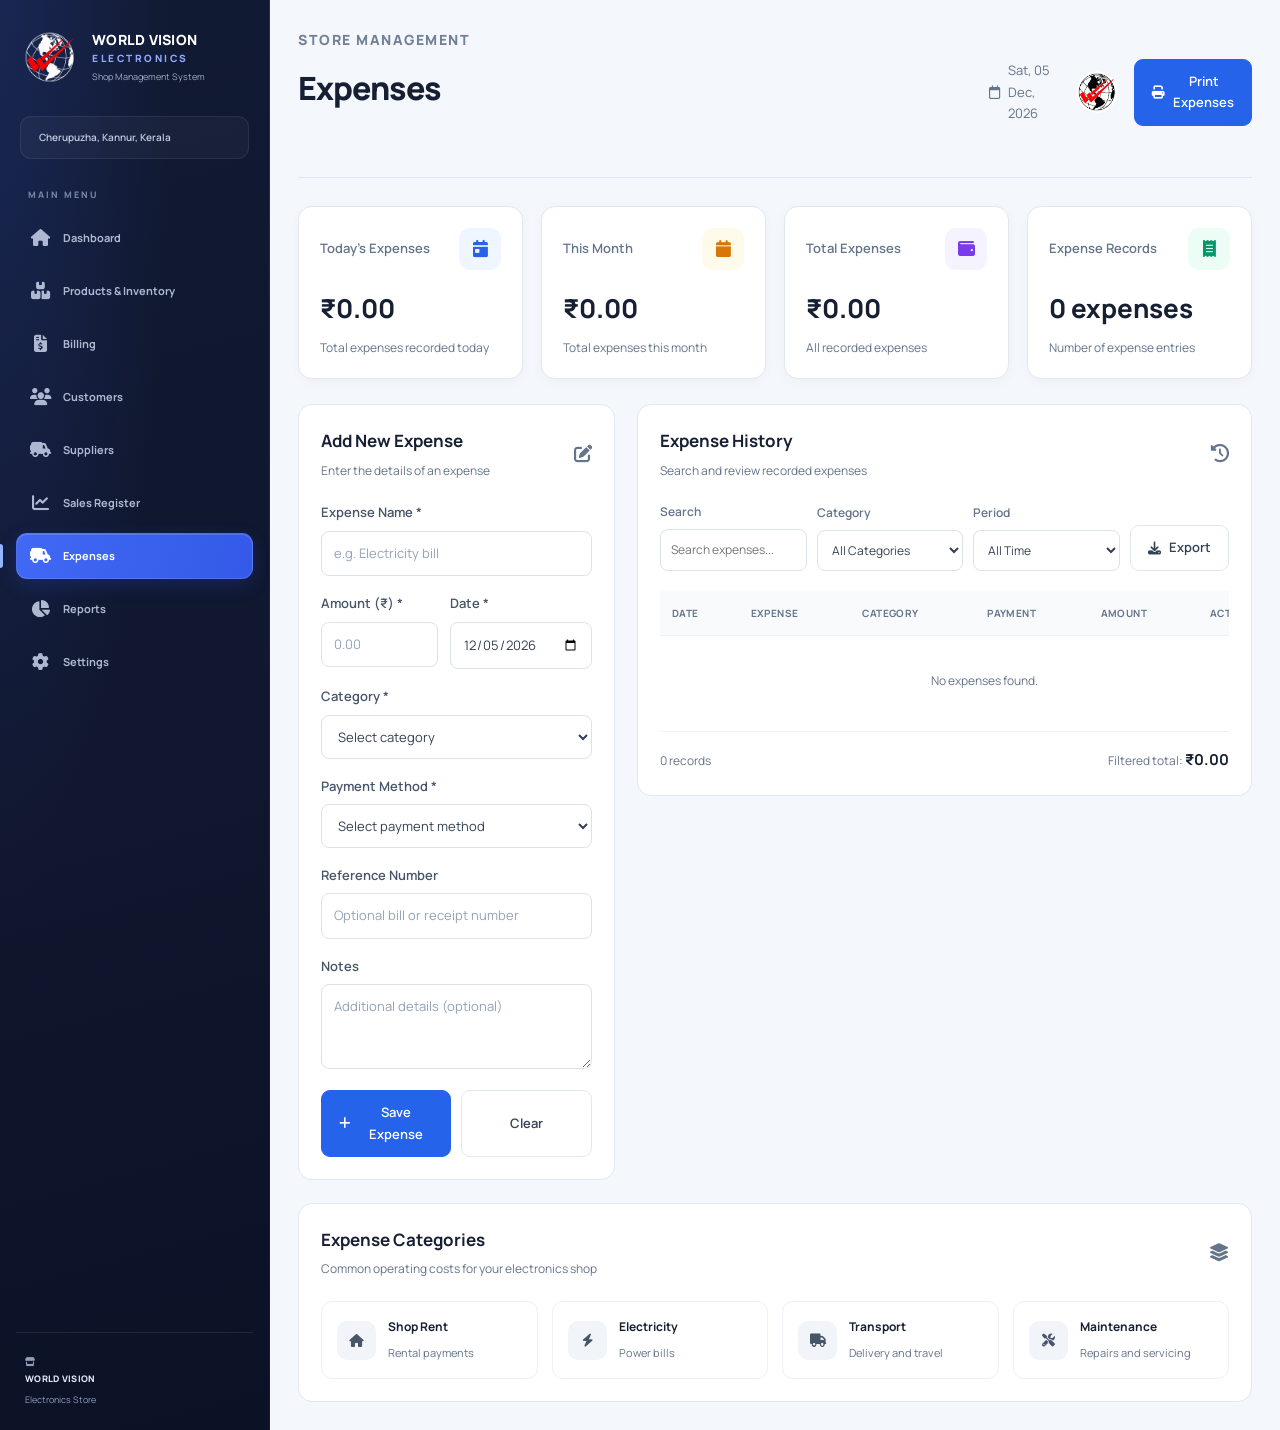
<file: expenses.html>
<!DOCTYPE html>
<html lang="en">
<head>
    <meta charset="UTF-8">
    <meta name="viewport" content="width=device-width, initial-scale=1.0">
    <title>Expenses | WORLD VISION ELECTRONICS</title>

    <link rel="stylesheet" href="style.css">
    <link rel="stylesheet" href="https://cdnjs.cloudflare.com/ajax/libs/font-awesome/6.5.2/css/all.min.css">

    <style>
        .expenses-content {
            padding: 25px;
        }

        .expenses-heading {
            display: flex;
            justify-content: space-between;
            align-items: center;
            flex-wrap: wrap;
            gap: 15px;
            margin-bottom: 25px;
        }

        .expenses-heading h1 {
            font-size: 27px;
            margin: 0 0 7px;
        }

        .expenses-heading p {
            color: #718096;
            margin: 0;
        }

        .expense-button {
            padding: 11px 17px;
            border: 1px solid #e2e8f0;
            border-radius: 9px;
            background: white;
            color: #334155;
            font-size: 13px;
            font-weight: 600;
            cursor: pointer;
            display: inline-flex;
            align-items: center;
            justify-content: center;
            gap: 8px;
        }

        .expense-button.primary {
            background: #2563eb;
            color: white;
            border-color: #2563eb;
        }

        .expense-button:hover {
            opacity: .88;
        }

        .expense-summary-grid {
            display: grid;
            grid-template-columns: repeat(4, minmax(0, 1fr));
            gap: 18px;
            margin-bottom: 25px;
        }

        .expense-summary-card {
            background: white;
            border: 1px solid #e2e8f0;
            border-radius: 14px;
            padding: 21px;
            box-shadow: 0 3px 12px rgba(15, 23, 42, .035);
        }

        .expense-summary-top {
            display: flex;
            align-items: center;
            justify-content: space-between;
            gap: 10px;
            margin-bottom: 17px;
        }

        .expense-summary-label {
            color: #64748b;
            font-size: 13px;
            font-weight: 600;
        }

        .expense-summary-icon {
            width: 42px;
            height: 42px;
            display: grid;
            place-items: center;
            border-radius: 11px;
            font-size: 17px;
        }

        .expense-summary-icon.blue {
            color: #2563eb;
            background: #eff6ff;
        }

        .expense-summary-icon.orange {
            color: #d97706;
            background: #fffbeb;
        }

        .expense-summary-icon.green {
            color: #059669;
            background: #ecfdf5;
        }

        .expense-summary-icon.purple {
            color: #7c3aed;
            background: #f5f3ff;
        }

        .expense-summary-value {
            font-size: 26px;
            font-weight: 750;
            color: #172033;
            overflow-wrap: anywhere;
        }

        .expense-summary-note {
            font-size: 12px;
            color: #64748b;
            margin-top: 8px;
        }

        .expense-main-grid {
            display: grid;
            grid-template-columns: minmax(300px, .85fr) minmax(0, 1.65fr);
            gap: 22px;
            align-items: start;
        }

        .expense-panel {
            background: white;
            border: 1px solid #e2e8f0;
            border-radius: 14px;
            padding: 22px;
            min-width: 0;
        }

        .expense-panel-heading {
            display: flex;
            align-items: center;
            justify-content: space-between;
            gap: 12px;
            margin-bottom: 22px;
        }

        .expense-panel-heading h2 {
            font-size: 17px;
            margin: 0 0 5px;
        }

        .expense-panel-heading p {
            font-size: 12px;
            color: #64748b;
            margin: 0;
        }

        .expense-panel-heading > i {
            color: #64748b;
            font-size: 18px;
        }

        .expense-form {
            display: flex;
            flex-direction: column;
            gap: 17px;
        }

        .expense-field {
            display: flex;
            flex-direction: column;
            gap: 7px;
        }

        .expense-field label {
            color: #475569;
            font-size: 13px;
            font-weight: 600;
        }

        .expense-field input,
        .expense-field select,
        .expense-field textarea {
            width: 100%;
            box-sizing: border-box;
            padding: 11px 12px;
            border: 1px solid #dbe2ea;
            border-radius: 8px;
            font: inherit;
            font-size: 13px;
            color: #334155;
            background: white;
            outline: none;
        }

        .expense-field textarea {
            resize: vertical;
            min-height: 85px;
        }

        .expense-field input:focus,
        .expense-field select:focus,
        .expense-field textarea:focus {
            border-color: #2563eb;
        }

        .expense-field input::placeholder,
        .expense-field textarea::placeholder {
            color: #94a3b8;
        }

        .expense-form-row {
            display: grid;
            grid-template-columns: 1fr 1fr;
            gap: 12px;
        }

        .expense-form-actions {
            display: flex;
            gap: 10px;
            margin-top: 4px;
        }

        .expense-form-actions button {
            flex: 1;
        }

        .expense-filter-bar {
            display: flex;
            align-items: end;
            gap: 10px;
            flex-wrap: wrap;
            margin-bottom: 20px;
        }

        .expense-filter-field {
            flex: 1 1 130px;
            min-width: 0;
            display: flex;
            flex-direction: column;
            gap: 7px;
        }

        .expense-filter-field label {
            color: #64748b;
            font-size: 12px;
            font-weight: 600;
        }

        .expense-filter-field input,
        .expense-filter-field select {
            width: 100%;
            box-sizing: border-box;
            padding: 10px;
            border: 1px solid #dbe2ea;
            border-radius: 8px;
            font-size: 12px;
            background: white;
            color: #334155;
            outline: none;
        }

        .expense-table-wrapper {
            overflow-x: auto;
        }

        .expense-table {
            width: 100%;
            border-collapse: collapse;
            min-width: 650px;
        }

        .expense-table th,
        .expense-table td {
            padding: 14px 12px;
            text-align: left;
            border-bottom: 1px solid #edf0f5;
            font-size: 12px;
            vertical-align: middle;
        }

        .expense-table th {
            background: #f8fafc;
            color: #64748b;
            font-size: 10px;
            text-transform: uppercase;
            letter-spacing: .4px;
            white-space: nowrap;
        }

        .expense-table tbody tr:last-child td {
            border-bottom: none;
        }

        .expense-table .expense-amount {
            font-weight: 700;
            white-space: nowrap;
        }

        .expense-category {
            display: inline-block;
            background: #eff6ff;
            color: #2563eb;
            padding: 5px 9px;
            border-radius: 20px;
            font-size: 10px;
            font-weight: 700;
        }

        .expense-empty {
            text-align: center !important;
            color: #64748b;
            padding: 35px 15px !important;
        }

        .expense-table-actions {
            display: flex;
            gap: 8px;
        }

        .expense-action-btn {
            width: 30px;
            height: 30px;
            border: 1px solid #e2e8f0;
            background: white;
            color: #64748b;
            border-radius: 7px;
            cursor: pointer;
        }

        .expense-action-btn:hover {
            color: #2563eb;
            border-color: #2563eb;
        }

        .expense-action-btn.delete:hover {
            color: #dc2626;
            border-color: #dc2626;
        }

        .expense-table-footer {
            display: flex;
            justify-content: space-between;
            align-items: center;
            flex-wrap: wrap;
            gap: 12px;
            border-top: 1px solid #edf0f5;
            margin-top: 5px;
            padding-top: 16px;
            color: #64748b;
            font-size: 12px;
        }

        .expense-table-footer strong {
            color: #172033;
            font-size: 15px;
        }

        .expense-category-panel {
            margin-top: 23px;
        }

        .expense-category-grid {
            display: grid;
            grid-template-columns: repeat(4, minmax(0, 1fr));
            gap: 14px;
        }

        .expense-category-card {
            display: flex;
            align-items: center;
            gap: 12px;
            border: 1px solid #edf0f5;
            padding: 15px;
            border-radius: 11px;
            min-width: 0;
        }

        .expense-category-card .category-icon {
            width: 39px;
            height: 39px;
            flex-shrink: 0;
            display: grid;
            place-items: center;
            background: #f1f5f9;
            color: #475569;
            border-radius: 10px;
        }

        .expense-category-card strong {
            display: block;
            font-size: 12px;
            margin-bottom: 5px;
        }

        .expense-category-card span {
            color: #64748b;
            font-size: 11px;
        }

        @media (max-width: 1200px) {
            .expense-main-grid {
                grid-template-columns: 1fr;
            }

            .expense-category-grid {
                grid-template-columns: repeat(2, minmax(0, 1fr));
            }
        }

        @media (max-width: 1000px) {
            .expense-summary-grid {
                grid-template-columns: repeat(2, minmax(0, 1fr));
            }
        }

        @media (max-width: 650px) {
            .expenses-content {
                padding: 16px;
            }

            .expenses-heading h1 {
                font-size: 23px;
            }

            .expense-summary-grid {
                grid-template-columns: 1fr;
            }

            .expense-form-row {
                grid-template-columns: 1fr;
            }

            .expense-category-grid {
                grid-template-columns: 1fr;
            }

            .expense-panel {
                padding: 16px;
            }
        }

        @media print {
            .sidebar,
            .topbar,
            .expense-entry-panel,
            .expense-filter-bar,
            .expenses-heading button,
            .expense-table-actions,
            .expense-category-panel {
                display: none !important;
            }

            .main-content {
                margin: 0 !important;
                width: 100% !important;
            }

            .expenses-content {
                padding: 0;
            }

            .expense-summary-card,
            .expense-panel {
                box-shadow: none;
            }

            body {
                background: white !important;
            }
        }
    </style>
</head>

<body>
    <aside class="sidebar">
        <div class="brand">
            <div class="brand-mark">
                <img src="logo.png" alt="WORLD VISION ELECTRONICS logo">
            </div>
            <div class="brand-text">
                <h2>WORLD VISION</h2>
                <span>ELECTRONICS</span>
                <small>Shop Management System</small>
            </div>
        </div>

        <div class="location">
            <i class=""></i>
            <div>
                <span>Cherupuzha, Kannur, Kerala</span>
            </div>
        </div>
        <p class="nav-heading">MAIN MENU</p>


       <nav class="main-navigation" aria-label="Main navigation">

            <a href="index.html" class="nav-link ">
                <span class="nav-icon"><i class="fa-solid fa-house"></i></span>
                <span>Dashboard</span>
            </a>

            <a href="products.html" class="nav-link">
                <span class="nav-icon"><i class="fa-solid fa-boxes-stacked"></i></span>
                <span>Products & Inventory</span>
            </a>

            <a href="billing.html" class="nav-link">
                <span class="nav-icon"><i class="fa-solid fa-file-invoice-dollar"></i></span>
                <span>Billing</span>
            </a>

            <a href="customers.html" class="nav-link">
                <span class="nav-icon"><i class="fa-solid fa-users"></i></span>
                <span>Customers</span>
            </a>

            <a href="suppliers.html" class="nav-link">
                <span class="nav-icon"><i class="fa-solid fa-truck-field"></i></span>
                <span>Suppliers</span>
            </a>

            <a href="sales.html" class="nav-link">
                <span class="nav-icon"><i class="fa-solid fa-chart-line"></i></span>
                <span>Sales Register</span>
            </a>
            <a href="expenses.html" class="nav-link active">
                <span class="nav-icon"><i class="fa-solid fa-truck-field"></i></span>
                <span>Expenses</span>
            </a>

            <a href="reports.html" class="nav-link">
                <span class="nav-icon"><i class="fa-solid fa-chart-pie"></i></span>
                <span>Reports</span>
            </a>

            <a href="settings.html" class="nav-link">
                <span class="nav-icon"><i class="fa-solid fa-gear"></i></span>
                <span>Settings</span>
            </a>


        </nav>

        <div class="sidebar-footer">
            <div class="sidebar-footer-icon">
                <i class="fa-solid fa-store"></i>
            </div>
            <div>
                <strong>WORLD VISION</strong>
                <small>Electronics Store</small>
            </div>
        </div>
    </aside>

    <main class="main-content">

        <header class="topbar">
            <div class="page-heading">
                <p class="eyebrow">STORE MANAGEMENT</p>
                <h1>Expenses</h1>
                <p class="page-subtitle">
                </p>
            </div>

            <div class="topbar-right">
                <div class="topbar-date">
                    <i class="fa-regular fa-calendar"></i>
                    <span id="current-date">Loading date...</span>
                </div>

                <div class="user-avatar">
                    <img src="mylogo.png"
                         alt="WORLD VISION ELECTRONICS">
                </div>
            </div>

                <button type="button" class="expense-button primary" id="expense-print-btn">
                    <i class="fa-solid fa-print"></i>
                    Print Expenses
                </button>
            </div>
            </header>

            <div class="expense-summary-grid">
                <article class="expense-summary-card">
                    <div class="expense-summary-top">
                        <span class="expense-summary-label">Today's Expenses</span>
                        <div class="expense-summary-icon blue">
                            <i class="fa-solid fa-calendar-day"></i>
                        </div>
                    </div>
                    <div class="expense-summary-value" id="expense-today-total">₹0.00</div>
                    <div class="expense-summary-note">Total expenses recorded today</div>
                </article>

                <article class="expense-summary-card">
                    <div class="expense-summary-top">
                        <span class="expense-summary-label">This Month</span>
                        <div class="expense-summary-icon orange">
                            <i class="fa-solid fa-calendar"></i>
                        </div>
                    </div>
                    <div class="expense-summary-value" id="expense-month-total">₹0.00</div>
                    <div class="expense-summary-note">Total expenses this month</div>
                </article>

                <article class="expense-summary-card">
                    <div class="expense-summary-top">
                        <span class="expense-summary-label">Total Expenses</span>
                        <div class="expense-summary-icon purple">
                            <i class="fa-solid fa-wallet"></i>
                        </div>
                    </div>
                    <div class="expense-summary-value" id="expense-all-total">₹0.00</div>
                    <div class="expense-summary-note">All recorded expenses</div>
                </article>

                <article class="expense-summary-card">
                    <div class="expense-summary-top">
                        <span class="expense-summary-label">Expense Records</span>
                        <div class="expense-summary-icon green">
                            <i class="fa-solid fa-receipt"></i>
                        </div>
                    </div>
                    <div class="expense-summary-value" id="expense-record-count">0</div>
                    <div class="expense-summary-note">Number of expense entries</div>
                </article>
            </div>

            <div class="expense-main-grid">
                <section class="expense-panel expense-entry-panel">
                    <div class="expense-panel-heading">
                        <div>
                            <h2 id="expense-form-title">Add New Expense</h2>
                            <p>Enter the details of an expense</p>
                        </div>
                        <i class="fa-solid fa-pen-to-square"></i>
                    </div>

                    <form id="expense-form" class="expense-form">
                        <input type="hidden" id="expense-id">

                        <div class="expense-field">
                            <label for="expense-title">Expense Name *</label>
                            <input
                                type="text"
                                id="expense-title"
                                placeholder="e.g. Electricity bill"
                                required
                            >
                        </div>

                        <div class="expense-form-row">
                            <div class="expense-field">
                                <label for="expense-amount">Amount (₹) *</label>
                                <input
                                    type="number"
                                    id="expense-amount"
                                    min="0.01"
                                    step="0.01"
                                    placeholder="0.00"
                                    required
                                >
                            </div>

                            <div class="expense-field">
                                <label for="expense-date">Date *</label>
                                <input type="date" id="expense-date" required>
                            </div>
                        </div>

                        <div class="expense-field">
                            <label for="expense-category">Category *</label>
                            <select id="expense-category" required>
                                <option value="">Select category</option>
                                <option value="Rent">Shop Rent</option>
                                <option value="Electricity">Electricity</option>
                                <option value="Internet">Internet &amp; Telephone</option>
                                <option value="Transport">Transport</option>
                                <option value="Salary">Salary &amp; Wages</option>
                                <option value="Maintenance">Repairs &amp; Maintenance</option>
                                <option value="Office Supplies">Office Supplies</option>
                                <option value="Packaging">Packaging</option>
                                <option value="Bank Charges">Bank Charges</option>
                                <option value="Other">Other</option>
                            </select>
                        </div>

                        <div class="expense-field">
                            <label for="expense-payment">Payment Method *</label>
                            <select id="expense-payment" required>
                                <option value="">Select payment method</option>
                                <option value="Cash">Cash</option>
                                <option value="UPI">UPI</option>
                                <option value="Card">Card</option>
                                <option value="Bank Transfer">Bank Transfer</option>
                                <option value="Other">Other</option>
                            </select>
                        </div>

                        <div class="expense-field">
                            <label for="expense-reference">Reference Number</label>
                            <input
                                type="text"
                                id="expense-reference"
                                placeholder="Optional bill or receipt number"
                            >
                        </div>

                        <div class="expense-field">
                            <label for="expense-notes">Notes</label>
                            <textarea
                                id="expense-notes"
                                placeholder="Additional details (optional)"
                            ></textarea>
                        </div>

                        <div class="expense-form-actions">
                            <button type="submit" class="expense-button primary" id="expense-save-btn">
                                <i class="fa-solid fa-plus"></i>
                                Save Expense
                            </button>
                            <button type="reset" class="expense-button" id="expense-reset-btn">
                                Clear
                            </button>
                        </div>
                    </form>
                </section>

                <section class="expense-panel">
                    <div class="expense-panel-heading">
                        <div>
                            <h2>Expense History</h2>
                            <p>Search and review recorded expenses</p>
                        </div>
                        <i class="fa-solid fa-clock-rotate-left"></i>
                    </div>

                    <div class="expense-filter-bar">
                        <div class="expense-filter-field">
                            <label for="expense-search">Search</label>
                            <input
                                type="search"
                                id="expense-search"
                                placeholder="Search expenses..."
                            >
                        </div>

                        <div class="expense-filter-field">
                            <label for="expense-filter-category">Category</label>
                            <select id="expense-filter-category">
                                <option value="">All Categories</option>
                                <option value="Rent">Shop Rent</option>
                                <option value="Electricity">Electricity</option>
                                <option value="Internet">Internet &amp; Telephone</option>
                                <option value="Transport">Transport</option>
                                <option value="Salary">Salary &amp; Wages</option>
                                <option value="Maintenance">Repairs &amp; Maintenance</option>
                                <option value="Office Supplies">Office Supplies</option>
                                <option value="Packaging">Packaging</option>
                                <option value="Bank Charges">Bank Charges</option>
                                <option value="Other">Other</option>
                            </select>
                        </div>

                        <div class="expense-filter-field">
                            <label for="expense-filter-period">Period</label>
                            <select id="expense-filter-period">
                                <option value="all">All Time</option>
                                <option value="today">Today</option>
                                <option value="week">Last 7 Days</option>
                                <option value="month">This Month</option>
                                <option value="year">This Year</option>
                            </select>
                        </div>

                        <button type="button" class="expense-button" id="expense-export-btn">
                            <i class="fa-solid fa-download"></i>
                            Export
                        </button>
                    </div>

                    <div class="expense-table-wrapper">
                        <table class="expense-table">
                            <thead>
                                <tr>
                                    <th>Date</th>
                                    <th>Expense</th>
                                    <th>Category</th>
                                    <th>Payment</th>
                                    <th>Amount</th>
                                    <th>Actions</th>
                                </tr>
                            </thead>

                            <tbody id="expense-table-body">
                                <tr>
                                    <td colspan="6" class="expense-empty">
                                        <i class="fa-solid fa-receipt"></i>
                                        <p>No expenses recorded yet.</p>
                                    </td>
                                </tr>
                            </tbody>
                        </table>
                    </div>

                    <div class="expense-table-footer">
                        <span id="expense-table-count">Showing 0 expenses</span>
                        <span>Filtered total: <strong id="expense-filtered-total">₹0.00</strong></span>
                    </div>
                </section>
            </div>

            <section class="expense-panel expense-category-panel">
                <div class="expense-panel-heading">
                    <div>
                        <h2>Expense Categories</h2>
                        <p>Common operating costs for your electronics shop</p>
                    </div>
                    <i class="fa-solid fa-layer-group"></i>
                </div>

                <div class="expense-category-grid">
                    <div class="expense-category-card">
                        <div class="category-icon">
                            <i class="fa-solid fa-house"></i>
                        </div>
                        <div>
                            <strong>Shop Rent</strong>
                            <span>Rental payments</span>
                        </div>
                    </div>

                    <div class="expense-category-card">
                        <div class="category-icon">
                            <i class="fa-solid fa-bolt"></i>
                        </div>
                        <div>
                            <strong>Electricity</strong>
                            <span>Power bills</span>
                        </div>
                    </div>

                    <div class="expense-category-card">
                        <div class="category-icon">
                            <i class="fa-solid fa-truck"></i>
                        </div>
                        <div>
                            <strong>Transport</strong>
                            <span>Delivery and travel</span>
                        </div>
                    </div>

                    <div class="expense-category-card">
                        <div class="category-icon">
                            <i class="fa-solid fa-screwdriver-wrench"></i>
                        </div>
                        <div>
                            <strong>Maintenance</strong>
                            <span>Repairs and servicing</span>
                        </div>
                    </div>
                </div>
            </section>
        </section>
    </main>
    <script src="expenses.js"></script>
</body>
</html>
</file>
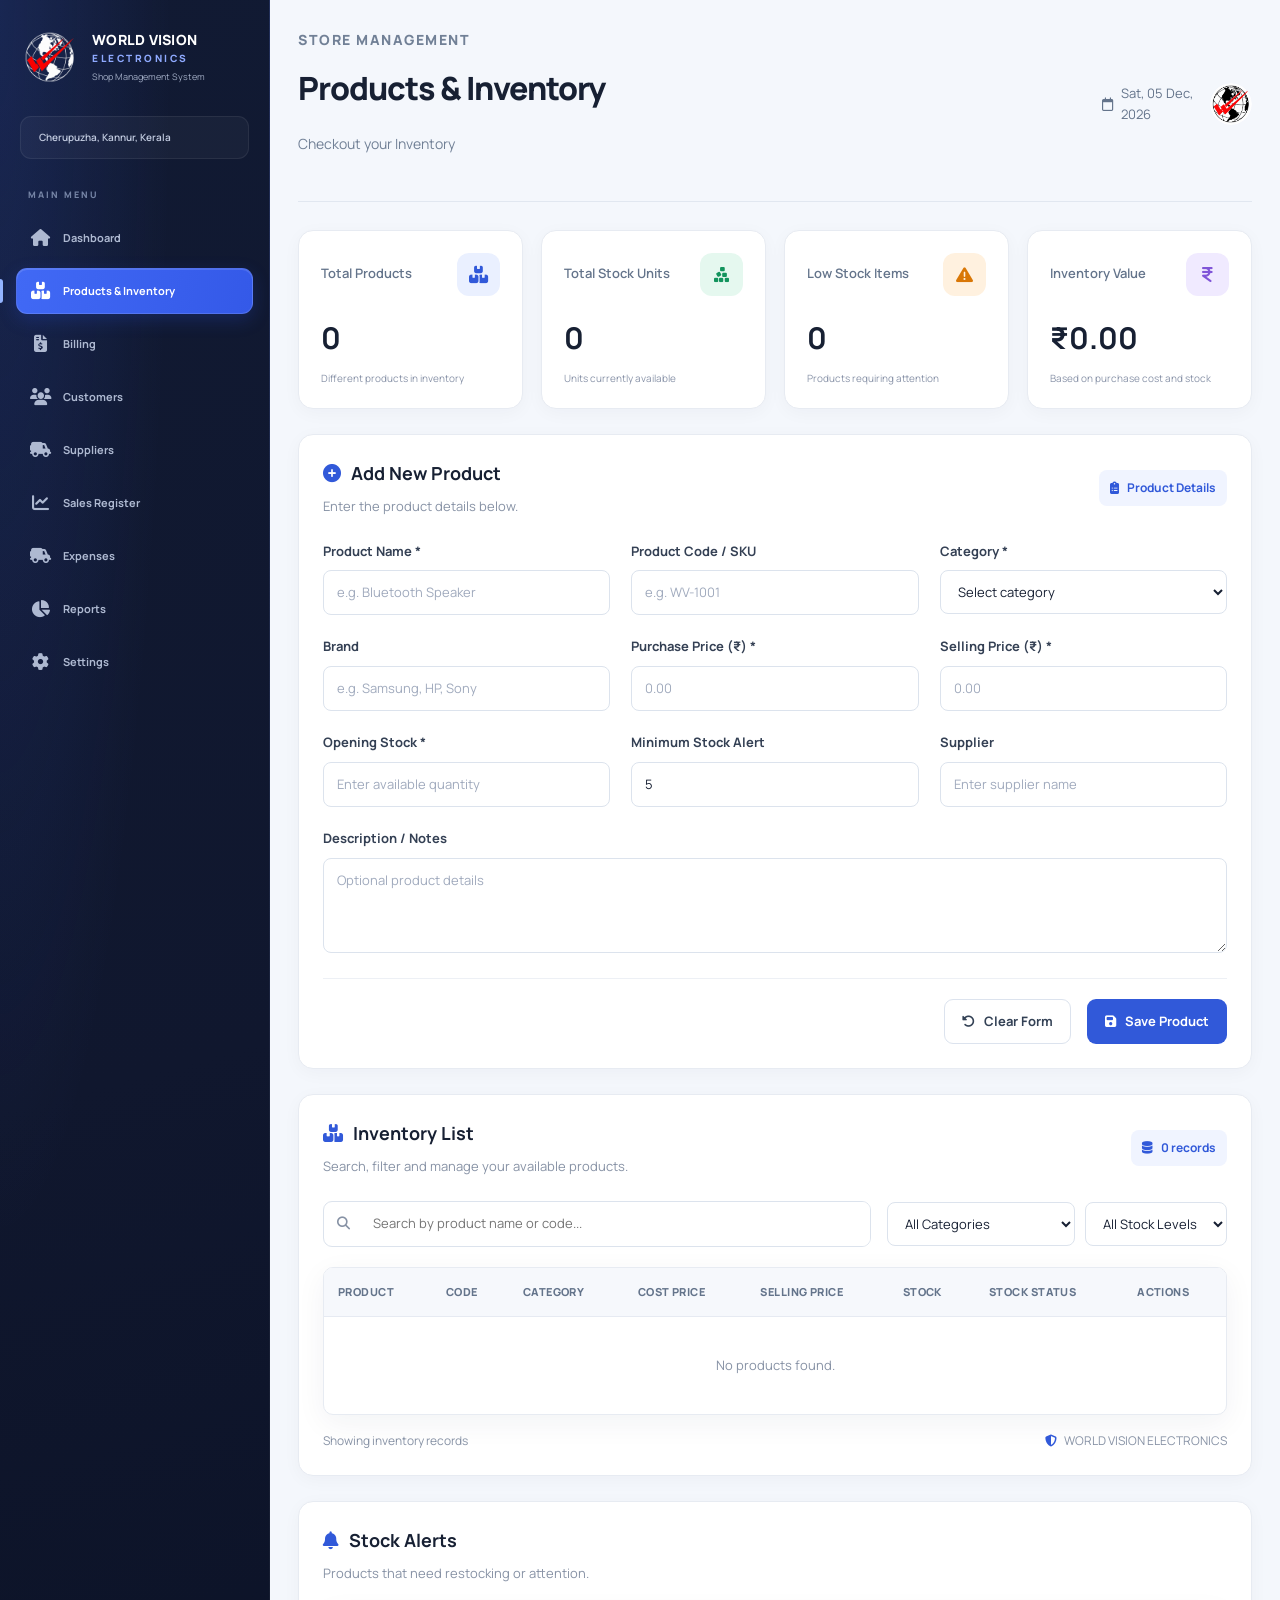
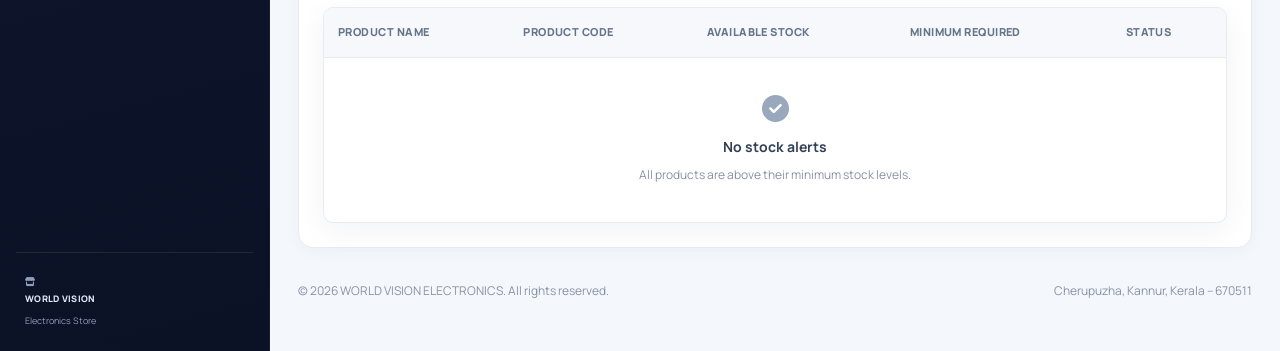
<file: products.html>
<!DOCTYPE html>
<html lang="en">
<head>
    <meta charset="UTF-8">
    <meta name="viewport" content="width=device-width, initial-scale=1.0">

    <title>Products & Inventory | WORLD VISION ELECTRONICS</title>

    <link rel="stylesheet" href="style.css">
    <link rel="stylesheet"
          href="https://cdnjs.cloudflare.com/ajax/libs/font-awesome/6.5.2/css/all.min.css">
</head>

<body>

<div class="app-container">

    <!-- SIDEBAR -->
    <aside class="sidebar">

        <div class="brand">
            <div class="brand-mark">
                <img src="logo.png" alt="WORLD VISION ELECTRONICS Logo">
            </div>

            <div class="brand-text">
                <h2>WORLD VISION</h2>
                <span>ELECTRONICS</span>
                <small>Shop Management System</small>
            </div>
        </div>

        <div class="location">
            <i class=></i>
            Cherupuzha, Kannur, Kerala
        </div>

        <p class="nav-heading">MAIN MENU</p>

        <nav class="main-navigation">

            <a href="index.html" class="nav-link">
                <span class="nav-icon"><i class="fa-solid fa-house"></i></span>
                <span>Dashboard</span>
            </a>

            <a href="products.html" class="nav-link active">
                <span class="nav-icon"><i class="fa-solid fa-boxes-stacked"></i></span>
                <span>Products & Inventory</span>
            </a>

            <a href="billing.html" class="nav-link">
                <span class="nav-icon"><i class="fa-solid fa-file-invoice-dollar"></i></span>
                <span>Billing</span>
            </a>

            <a href="customers.html" class="nav-link">
                <span class="nav-icon"><i class="fa-solid fa-users"></i></span>
                <span>Customers</span>
            </a>

            <a href="suppliers.html" class="nav-link">
                <span class="nav-icon"><i class="fa-solid fa-truck-field"></i></span>
                <span>Suppliers</span>
            </a>

            <a href="sales.html" class="nav-link">
                <span class="nav-icon"><i class="fa-solid fa-chart-line"></i></span>
                <span>Sales Register</span>
            </a>
            <a href="expenses.html" class="nav-link">
                <span class="nav-icon"><i class="fa-solid fa-truck-field"></i></span>
                <span>Expenses</span>
            </a>

            <a href="reports.html" class="nav-link">
                <span class="nav-icon"><i class="fa-solid fa-chart-pie"></i></span>
                <span>Reports</span>
            </a>

            <a href="settings.html" class="nav-link">
                <span class="nav-icon"><i class="fa-solid fa-gear"></i></span>
                <span>Settings</span>
            </a>

        </nav>

        <div class="sidebar-footer">
            <div class="sidebar-footer-icon">
                <i class="fa-solid fa-store"></i>
            </div>
            <div>
                <strong>WORLD VISION</strong>
                <small>Electronics Store</small>
            </div>
        </div>

    </aside>

    <!-- MAIN CONTENT -->
    <main class="main-content">

        <header class="topbar">
            <div class="page-heading">
                <p class="eyebrow">STORE MANAGEMENT</p>
                <h1>Products &amp; Inventory</h1>
                <p class="page-subtitle">
                   Checkout your Inventory
                </p>
            </div>

           <div class="topbar-right">
                <div class="topbar-date">
                    <i class="fa-regular fa-calendar"></i>
                    <span id="current-date">Loading date...</span>
                </div>

              <div class="user-avatar">
    <img src="mylogo.png" alt="WORLD VISION ELECTRONICS">
</div>
        </header>
        <!-- PAGE HEADING -->
    
        <!-- SUMMARY CARDS -->
        <section class="stats-grid">

            <article class="stat-card">
                <div class="stat-card-top">
                    <span class="stat-label">Total Products</span>
                    <div class="stat-icon blue">
                        <i class="fa-solid fa-boxes-stacked"></i>
                    </div>
                </div>
                <h2 id="total-products">0</h2>
                <p class="stat-description">Different products in inventory</p>
            </article>

            <article class="stat-card">
                <div class="stat-card-top">
                    <span class="stat-label">Total Stock Units</span>
                    <div class="stat-icon green">
                        <i class="fa-solid fa-cubes-stacked"></i>
                    </div>
                </div>
                <h2 id="total-stock">0</h2>
                <p class="stat-description">Units currently available</p>
            </article>

            <article class="stat-card">
                <div class="stat-card-top">
                    <span class="stat-label">Low Stock Items</span>
                    <div class="stat-icon orange">
                        <i class="fa-solid fa-triangle-exclamation"></i>
                    </div>
                </div>
                <h2 id="low-stock-count">0</h2>
                <p class="stat-description">Products requiring attention</p>
            </article>

            <article class="stat-card">
                <div class="stat-card-top">
                    <span class="stat-label">Inventory Value</span>
                    <div class="stat-icon purple">
                        <i class="fa-solid fa-indian-rupee-sign"></i>
                    </div>
                </div>
                <h2 id="stock-value">₹0.00</h2>
                <p class="stat-description">Based on purchase cost and stock</p>
            </article>

        </section>

        <!-- ADD PRODUCT FORM -->
        <section class="content-card" id="product-form-section">

            <div class="card-header">
                <div>
                    <h2>
                        <i class="fa-solid fa-circle-plus"></i>
                        <span id="product-form-title">Add New Product</span>
                    </h2>
                    <p>Enter the product details below.</p>
                </div>

                <span class="section-tag">
                    <i class="fa-solid fa-clipboard-list"></i>
                    Product Details
                </span>
            </div>

            <form id="product-form">

                <input type="hidden" id="product-id">

                <div class="form-grid">

                    <div class="form-group">
                        <label for="product-name">Product Name *</label>
                        <input type="text" id="product-name"
                               placeholder="e.g. Bluetooth Speaker" required>
                    </div>

                    <div class="form-group">
                        <label for="product-code">Product Code / SKU</label>
                        <input type="text" id="product-code"
                               placeholder="e.g. WV-1001">
                    </div>

                    <div class="form-group">
                        <label for="product-category">Category *</label>
                        <select id="product-category" required>
                            <option value="">Select category</option>
                            <option value="Mobile Accessories">Mobile Accessories</option>
                            <option value="Computers">Computers</option>
                            <option value="Computer Accessories">Computer Accessories</option>
                            <option value="Audio Devices">Audio Devices</option>
                            <option value="Televisions">Televisions</option>
                            <option value="Home Appliances">Home Appliances</option>
                            <option value="Cables & Chargers">Cables & Chargers</option>
                            <option value="Storage Devices">Storage Devices</option>
                            <option value="Networking">Networking</option>
                            <option value="Other">Other</option>
                        </select>
                    </div>

                    <div class="form-group">
                        <label for="product-brand">Brand</label>
                        <input type="text" id="product-brand"
                               placeholder="e.g. Samsung, HP, Sony">
                    </div>

                    <div class="form-group">
                        <label for="product-cost">Purchase Price (₹) *</label>
                        <input type="number" id="product-cost"
                               min="0" step="0.01"
                               placeholder="0.00" required>
                    </div>

                    <div class="form-group">
                        <label for="product-price">Selling Price (₹) *</label>
                        <input type="number" id="product-price"
                               min="0" step="0.01"
                               placeholder="0.00" required>
                    </div>

                    <div class="form-group">
                        <label for="product-quantity">Opening Stock *</label>
                        <input type="number" id="product-quantity"
                               min="0" step="1"
                               placeholder="Enter available quantity" required>
                    </div>

                    <div class="form-group">
                        <label for="product-min-stock">Minimum Stock Alert</label>
                        <input type="number" id="product-min-stock"
                               min="0" step="1" value="5">
                    </div>

                    <div class="form-group">
                        <label for="product-supplier">Supplier</label>
                        <input type="text" id="product-supplier"
                               placeholder="Enter supplier name">
                    </div>

                    <div class="form-group form-group-full">
                        <label for="product-description">Description / Notes</label>
                        <textarea id="product-description" rows="3"
                                  placeholder="Optional product details"></textarea>
                    </div>

                </div>

                <div class="form-actions">
                    <button type="reset" class="btn btn-secondary"
                            id="reset-product-btn">
                        <i class="fa-solid fa-rotate-left"></i>
                        Clear Form
                    </button>

                    <button type="submit" class="btn btn-primary"
                            id="save-product-btn">
                        <i class="fa-solid fa-floppy-disk"></i>
                        Save Product
                    </button>
                </div>

            </form>

        </section>

        <!-- INVENTORY TABLE -->
        <section class="content-card">

            <div class="card-header">
                <div>
                    <h2>
                        <i class="fa-solid fa-boxes-stacked"></i>
                        Inventory List
                    </h2>
                    <p>Search, filter and manage your available products.</p>
                </div>

                <span class="section-tag">
                    <i class="fa-solid fa-database"></i>
                    <span id="product-record-count">0 records</span>
                </span>
            </div>

            <div class="table-toolbar">

                <div class="search-box">
                    <i class="fa-solid fa-magnifying-glass"></i>
                    <input type="search" id="product-search"
                           placeholder="Search by product name or code...">
                </div>

                <div class="filter-group">
                    <select id="category-filter" aria-label="Filter by category">
                        <option value="">All Categories</option>
                        <option value="Mobile Accessories">Mobile Accessories</option>
                        <option value="Computers">Computers</option>
                        <option value="Computer Accessories">Computer Accessories</option>
                        <option value="Audio Devices">Audio Devices</option>
                        <option value="Televisions">Televisions</option>
                        <option value="Home Appliances">Home Appliances</option>
                        <option value="Cables & Chargers">Cables & Chargers</option>
                        <option value="Storage Devices">Storage Devices</option>
                        <option value="Networking">Networking</option>
                        <option value="Other">Other</option>
                    </select>

                    <select id="stock-filter" aria-label="Filter by stock status">
                        <option value="">All Stock Levels</option>
                        <option value="in-stock">In Stock</option>
                        <option value="low-stock">Low Stock</option>
                        <option value="out-of-stock">Out of Stock</option>
                    </select>
                </div>

            </div>

            <div class="table-container">
                <table class="data-table">
                    <thead>
                        <tr>
                            <th>Product</th>
                            <th>Code</th>
                            <th>Category</th>
                            <th>Cost Price</th>
                            <th>Selling Price</th>
                            <th>Stock</th>
                            <th>Stock Status</th>
                            <th>Actions</th>
                        </tr>
                    </thead>

                    <tbody id="products-table-body">
                        <tr>
                            <td colspan="8" class="empty-state">
                                <i class="fa-solid fa-box-open"></i>
                                <strong>No products added yet</strong>
                                <span>Add your first product using the form above.</span>
                            </td>
                        </tr>
                    </tbody>
                </table>
            </div>

            <div class="table-footer">
                <span>Showing inventory records</span>
                <span>
                    <i class="fa-solid fa-shield-halved"></i>
                    WORLD VISION ELECTRONICS
                </span>
            </div>

        </section>

        <!-- STOCK ALERTS -->
        <section class="content-card">

            <div class="card-header">
                <div>
                    <h2>
                        <i class="fa-solid fa-bell"></i>
                        Stock Alerts
                    </h2>
                    <p>Products that need restocking or attention.</p>
                </div>
            </div>

            <div class="table-container">
                <table class="data-table">
                    <thead>
                        <tr>
                            <th>Product Name</th>
                            <th>Product Code</th>
                            <th>Available Stock</th>
                            <th>Minimum Required</th>
                            <th>Status</th>
                        </tr>
                    </thead>

                    <tbody id="inventory-alerts-body">
                        <tr>
                            <td colspan="5" class="empty-state">
                                <i class="fa-solid fa-circle-check"></i>
                                <strong>No stock alerts</strong>
                                <span>Low-stock products will appear here.</span>
                            </td>
                        </tr>
                    </tbody>
                </table>
            </div>

        </section>

        <!-- FOOTER -->
        <footer class="page-footer">
            <p>
                © <span id="footer-year"></span>
                WORLD VISION ELECTRONICS. All rights reserved.
            </p>
            <p>Cherupuzha, Kannur, Kerala – 670511</p>
        </footer>

    </main>

</div>

<script src="script.js"></script>

<script src="products.js" defer></script>

</body>
</html>
</file>
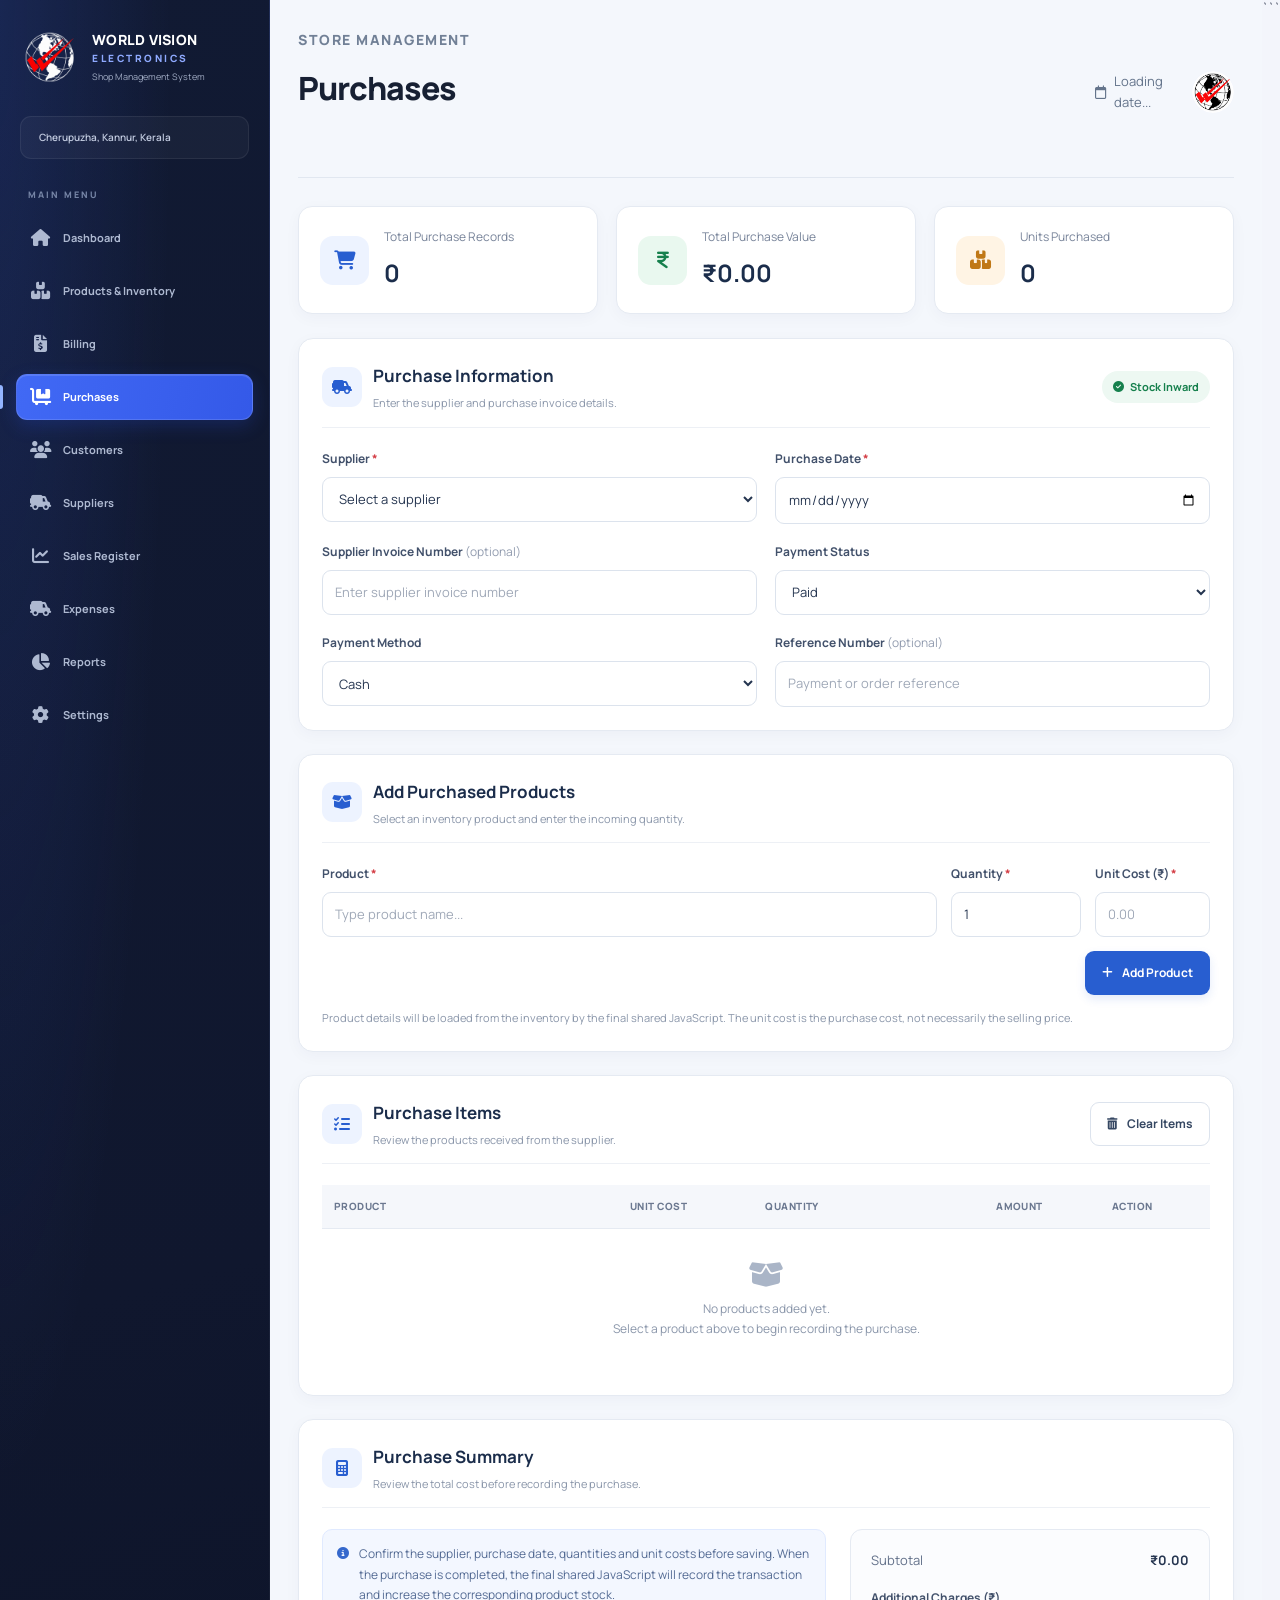
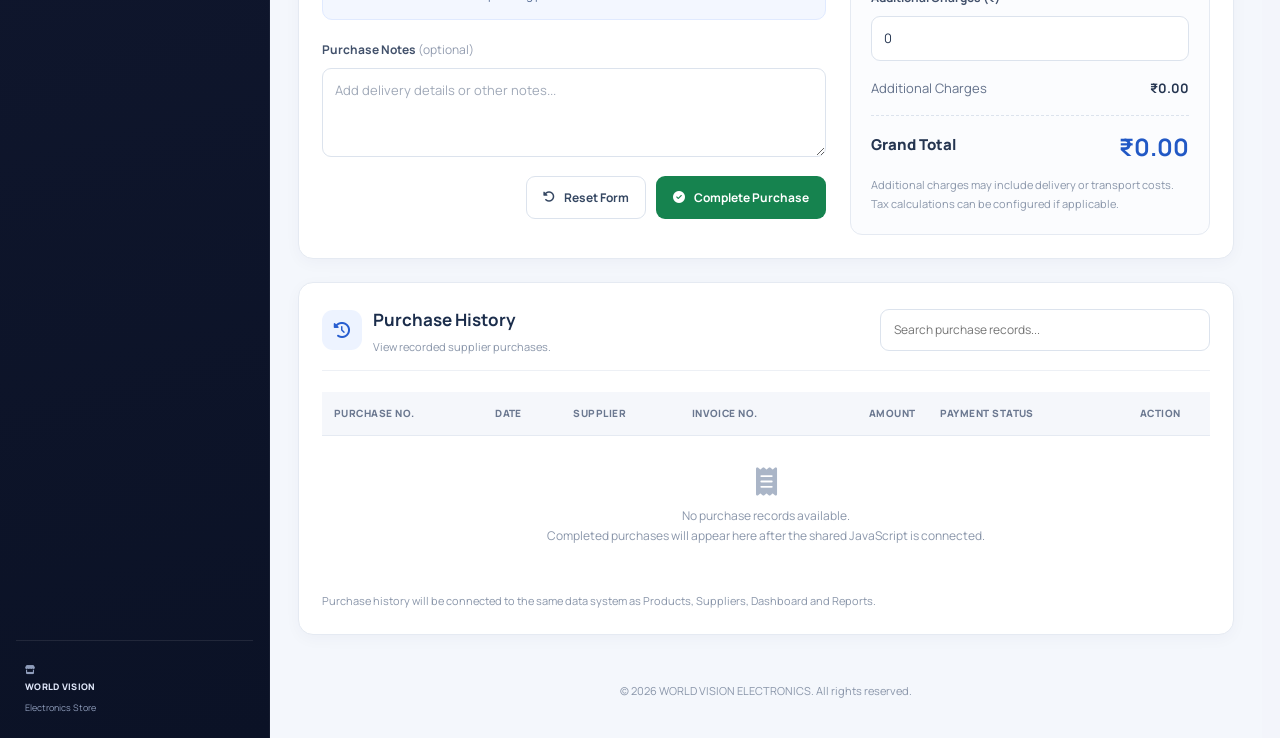
<file: purchases.html>
<!DOCTYPE html>
<html lang="en">
<head>
    <meta charset="UTF-8">
    <meta name="viewport" content="width=device-width, initial-scale=1.0">

    <title>Purchases | WORLD VISION ELECTRONICS</title>

    <link rel="stylesheet" href="style.css">
    <link rel="stylesheet"
          href="https://cdnjs.cloudflare.com/ajax/libs/font-awesome/6.5.2/css/all.min.css">

    <style>
        /* =========================================
           PURCHASES PAGE
           Sidebar and main layout remain in style.css
        ========================================= */

        .purchase-page {
            width: 100%;
            max-width: 1600px;
            min-width: 0;
            margin: 0 auto;
        }

        .purchase-heading {
            display: flex;
            justify-content: space-between;
            align-items: center;
            flex-wrap: wrap;
            gap: 16px;
            margin-bottom: 25px;
        }

        .purchase-heading h1 {
            margin: 0 0 7px;
            color: #172b4d;
            font-size: 27px;
        }

        .purchase-heading p {
            margin: 0;
            color: #778399;
            font-size: 14px;
            line-height: 1.6;
        }

        .purchase-date {
            display: inline-flex;
            align-items: center;
            gap: 9px;
            padding: 12px 16px;
            border: 1px solid #e3e9f2;
            border-radius: 10px;
            background: #fff;
            color: #354563;
            font-size: 13px;
            font-weight: 600;
        }

        .purchase-stat-grid {
            display: grid;
            grid-template-columns: repeat(3, minmax(0, 1fr));
            gap: 18px;
            margin-bottom: 24px;
        }

        .purchase-stat-card {
            display: flex;
            align-items: center;
            gap: 15px;
            min-width: 0;
            padding: 21px;
            background: #fff;
            border: 1px solid #e5eaf2;
            border-radius: 14px;
            box-shadow: 0 4px 16px rgba(20, 39, 75, 0.035);
        }

        .purchase-stat-icon {
            display: flex;
            align-items: center;
            justify-content: center;
            width: 49px;
            height: 49px;
            flex-shrink: 0;
            border-radius: 13px;
            font-size: 19px;
        }

        .purchase-stat-icon.blue {
            color: #285ed0;
            background: #edf3ff;
        }

        .purchase-stat-icon.green {
            color: #16804d;
            background: #e9f8ef;
        }

        .purchase-stat-icon.orange {
            color: #c07816;
            background: #fff4e4;
        }

        .purchase-stat-info {
            min-width: 0;
        }

        .purchase-stat-info span {
            display: block;
            margin-bottom: 7px;
            color: #778399;
            font-size: 12px;
            line-height: 1.5;
        }

        .purchase-stat-info strong {
            display: block;
            color: #1b2d4b;
            font-size: 24px;
            overflow-wrap: anywhere;
        }

        .purchase-card {
            min-width: 0;
            max-width: 100%;
            margin-bottom: 23px;
            padding: 23px;
            background: #fff;
            border: 1px solid #e5eaf2;
            border-radius: 15px;
            box-shadow: 0 4px 16px rgba(20, 39, 75, 0.035);
        }

        .purchase-card:last-child {
            margin-bottom: 0;
        }

        .purchase-card-heading {
            display: flex;
            justify-content: space-between;
            align-items: center;
            flex-wrap: wrap;
            gap: 14px;
            margin-bottom: 21px;
            padding-bottom: 15px;
            border-bottom: 1px solid #edf0f5;
        }

        .purchase-card-title {
            display: flex;
            align-items: center;
            gap: 11px;
        }

        .purchase-card-icon {
            display: flex;
            align-items: center;
            justify-content: center;
            width: 40px;
            height: 40px;
            flex-shrink: 0;
            border-radius: 11px;
            background: #edf3ff;
            color: #285ed0;
            font-size: 16px;
        }

        .purchase-card-title h2 {
            margin: 0;
            color: #1b2d4b;
            font-size: 17px;
        }

        .purchase-card-subtitle {
            margin: 5px 0 0;
            color: #8995a9;
            font-size: 11px;
            line-height: 1.5;
        }

        .purchase-status {
            display: inline-flex;
            align-items: center;
            gap: 6px;
            padding: 7px 11px;
            border-radius: 20px;
            background: #edf8f2;
            color: #16804d;
            font-size: 11px;
            font-weight: 700;
            white-space: nowrap;
        }

        .purchase-form-grid {
            display: grid;
            grid-template-columns: repeat(2, minmax(0, 1fr));
            gap: 18px;
        }

        .purchase-field {
            min-width: 0;
        }

        .purchase-field.full-width {
            grid-column: 1 / -1;
        }

        .purchase-field label {
            display: block;
            margin-bottom: 8px;
            color: #42516b;
            font-size: 12px;
            font-weight: 700;
        }

        .purchase-field .optional {
            color: #929caf;
            font-weight: 400;
        }

        .purchase-field input,
        .purchase-field select,
        .purchase-field textarea {
            display: block;
            width: 100%;
            min-width: 0;
            min-height: 45px;
            padding: 11px 12px;
            border: 1px solid #dce3ed;
            border-radius: 9px;
            outline: none;
            background: #fff;
            color: #253550;
            font-family: inherit;
            font-size: 13px;
            box-sizing: border-box;
            transition: border-color .2s, box-shadow .2s;
        }

        .purchase-field textarea {
            min-height: 78px;
            resize: vertical;
        }

        .purchase-field input:focus,
        .purchase-field select:focus,
        .purchase-field textarea:focus {
            border-color: #4778e8;
            box-shadow: 0 0 0 3px rgba(71, 120, 232, .10);
        }

        .purchase-field input::placeholder,
        .purchase-field textarea::placeholder {
            color: #a0a9b8;
        }

        .purchase-required {
            color: #d43d45;
        }

        .purchase-product-grid {
            display: grid;
            grid-template-columns: minmax(0, 1fr) 130px 115px;
            gap: 14px;
            align-items: end;
        }

        .purchase-btn {
            display: inline-flex;
            align-items: center;
            justify-content: center;
            gap: 9px;
            min-height: 43px;
            padding: 11px 16px;
            border: 1px solid transparent;
            border-radius: 9px;
            font-family: inherit;
            font-size: 12px;
            font-weight: 700;
            cursor: pointer;
            transition: .2s ease;
        }

        .purchase-btn:disabled {
            opacity: .55;
            cursor: not-allowed;
        }

        .purchase-btn-primary {
            background: #285ed0;
            color: #fff;
            box-shadow: 0 4px 10px rgba(40, 94, 208, .13);
        }

        .purchase-btn-primary:hover:not(:disabled) {
            background: #1949b2;
            transform: translateY(-1px);
        }

        .purchase-btn-secondary {
            background: #fff;
            color: #354762;
            border-color: #dce3ed;
        }

        .purchase-btn-secondary:hover:not(:disabled) {
            background: #f5f7fb;
        }

        .purchase-btn-success {
            background: #16834f;
            color: #fff;
        }

        .purchase-btn-success:hover:not(:disabled) {
            background: #106b40;
        }

        .purchase-btn-danger {
            background: #fff0f0;
            color: #c43c43;
            border-color: #ffe0e0;
        }

        .purchase-btn-block {
            width: 100%;
        }

        .purchase-actions {
            display: flex;
            justify-content: flex-end;
            flex-wrap: wrap;
            gap: 10px;
            margin-top: 19px;
        }

        .purchase-table-wrap {
            width: 100%;
            max-width: 100%;
            overflow-x: auto;
        }

        .purchase-table {
            width: 100%;
            border-collapse: collapse;
            font-size: 12px;
            white-space: nowrap;
        }

        .purchase-table thead th {
            padding: 13px 12px;
            background: #f5f7fb;
            border-bottom: 1px solid #e5eaf2;
            color: #6b7890;
            text-align: left;
            font-size: 10px;
            font-weight: 800;
            letter-spacing: .45px;
            text-transform: uppercase;
        }

        .purchase-table tbody td {
            padding: 15px 12px;
            border-bottom: 1px solid #edf0f5;
            color: #34445e;
            vertical-align: middle;
        }

        .purchase-table tbody tr:last-child td {
            border-bottom: none;
        }

        .purchase-table .text-right {
            text-align: right;
        }

        .purchase-table .text-center {
            text-align: center;
        }

        .purchase-empty {
            padding: 32px 12px !important;
            color: #8a96aa !important;
            text-align: center;
            white-space: normal;
        }

        .purchase-empty i {
            display: block;
            margin-bottom: 10px;
            color: #aab5c7;
            font-size: 28px;
        }

        .purchase-empty span {
            display: block;
            font-size: 12px;
            line-height: 1.7;
        }

        .purchase-item-name {
            min-width: 110px;
            color: #253550;
            font-weight: 700;
            white-space: normal;
        }

        .purchase-item-code {
            display: block;
            margin-top: 4px;
            color: #929caf;
            font-size: 10px;
        }

        .purchase-remove-btn {
            display: inline-flex;
            align-items: center;
            justify-content: center;
            width: 30px;
            height: 30px;
            border: none;
            border-radius: 7px;
            background: #fff0f0;
            color: #d13f48;
            cursor: pointer;
        }

        .purchase-remove-btn:hover {
            background: #ffe0e0;
        }

        .purchase-summary-layout {
            display: grid;
            grid-template-columns: minmax(0, 1fr) minmax(260px, 360px);
            gap: 24px;
            align-items: start;
        }

        .purchase-note-box {
            display: flex;
            align-items: flex-start;
            gap: 10px;
            padding: 14px;
            border: 1px solid #e0eaff;
            border-radius: 10px;
            background: #f3f7ff;
            color: #546b94;
            font-size: 12px;
            line-height: 1.7;
        }

        .purchase-note-box i {
            margin-top: 3px;
            color: #3568cc;
        }

        .purchase-totals {
            padding: 20px;
            border: 1px solid #e5eaf2;
            border-radius: 12px;
            background: #fbfcfe;
        }

        .purchase-total-row {
            display: flex;
            justify-content: space-between;
            align-items: center;
            gap: 14px;
            margin-bottom: 16px;
            color: #63718a;
            font-size: 13px;
        }

        .purchase-total-row strong {
            color: #253550;
            font-size: 13px;
            text-align: right;
            overflow-wrap: anywhere;
        }

        .purchase-total-row.grand-total {
            align-items: flex-start;
            margin: 0;
            padding-top: 17px;
            border-top: 1px dashed #dce3ed;
            color: #253550;
            font-size: 15px;
            font-weight: 800;
        }

        .purchase-total-row.grand-total strong {
            color: #2158c5;
            font-size: 24px;
            line-height: 1.2;
        }

        .purchase-hint {
            margin-top: 14px;
            color: #8995a9;
            font-size: 11px;
            line-height: 1.7;
        }

        .purchase-search {
            width: 100%;
            max-width: 330px;
        }

        .purchase-search input {
            width: 100%;
            min-width: 0;
            min-height: 42px;
            padding: 10px 13px;
            border: 1px solid #dce3ed;
            border-radius: 9px;
            outline: none;
            box-sizing: border-box;
            font-family: inherit;
            font-size: 12px;
        }

        .purchase-search input:focus {
            border-color: #4778e8;
        }

        .purchase-footer {
            padding: 24px 0 10px;
            color: #8995a9;
            font-size: 11px;
            text-align: center;
        }

        @media (max-width: 1150px) {
            .purchase-stat-grid {
                grid-template-columns: repeat(2, minmax(0, 1fr));
            }

            .purchase-product-grid {
                grid-template-columns: minmax(0, 1fr) 120px;
            }

            .purchase-product-grid .purchase-add-field {
                grid-column: 1 / -1;
                display: flex;
                justify-content: flex-end;
            }

            .purchase-summary-layout {
                grid-template-columns: minmax(0, 1fr);
            }
        }

        @media (max-width: 760px) {
            .purchase-heading h1 {
                font-size: 22px;
            }

            .purchase-stat-grid {
                grid-template-columns: minmax(0, 1fr);
                gap: 12px;
            }

            .purchase-card {
                padding: 16px;
                border-radius: 12px;
            }

            .purchase-form-grid {
                grid-template-columns: minmax(0, 1fr);
                gap: 14px;
            }

            .purchase-field.full-width {
                grid-column: auto;
            }

            .purchase-product-grid {
                grid-template-columns: minmax(0, 1fr) 95px;
                gap: 12px;
            }

            .purchase-product-grid .purchase-add-field {
                grid-column: 1 / -1;
            }

            .purchase-actions {
                flex-direction: column;
            }

            .purchase-actions .purchase-btn {
                width: 100%;
            }

            .purchase-total-row.grand-total strong {
                font-size: 22px;
            }
        }

        @media (max-width: 380px) {
            .purchase-heading h1 {
                font-size: 20px;
            }

            .purchase-product-grid {
                grid-template-columns: minmax(0, 1fr);
            }

            .purchase-product-grid .purchase-add-field {
                grid-column: auto;
            }
        }
    </style>
</head>

<body>

    <!-- =========================================
         SHARED SIDEBAR
         Same navigation structure on every page
    ========================================== -->

    <aside class="sidebar">

        <div class="brand">
            <div class="brand-mark">
                <img src="logo.png"
                     alt="WORLD VISION ELECTRONICS Logo">
            </div>

            <div class="brand-text">
                <h2>WORLD VISION</h2>
                <span>ELECTRONICS</span>
                <small>Shop Management System</small>
            </div>
        </div>

        <div class="location">
            <i class=""></i>
            Cherupuzha, Kannur, Kerala
        </div>

        <p class="nav-heading">MAIN MENU</p>

        <nav class="main-navigation">

            <a href="index.html" class="nav-link">
                <span class="nav-icon">
                    <i class="fa-solid fa-house"></i>
                </span>
                <span>Dashboard</span>
            </a>

            <a href="products.html" class="nav-link">
                <span class="nav-icon">
                    <i class="fa-solid fa-boxes-stacked"></i>
                </span>
                <span>Products & Inventory</span>
            </a>

            <a href="billing.html" class="nav-link">
                <span class="nav-icon">
                    <i class="fa-solid fa-file-invoice-dollar"></i>
                </span>
                <span>Billing</span>
            </a>

            <a href="purchases.html"
               class="nav-link active"
               aria-current="page">
                <span class="nav-icon">
                    <i class="fa-solid fa-cart-flatbed"></i>
                </span>
                <span>Purchases</span>
            </a>

            <a href="customers.html" class="nav-link">
                <span class="nav-icon">
                    <i class="fa-solid fa-users"></i>
                </span>
                <span>Customers</span>
            </a>

            <a href="suppliers.html" class="nav-link">
                <span class="nav-icon">
                    <i class="fa-solid fa-truck-field"></i>
                </span>
                <span>Suppliers</span>
            </a>

            <a href="sales.html" class="nav-link">
                <span class="nav-icon">
                    <i class="fa-solid fa-chart-line"></i>
                </span>
                <span>Sales Register</span>
            </a>
             <a href="expenses.html" class="nav-link">
                <span class="nav-icon"><i class="fa-solid fa-truck-field"></i></span>
                <span>Expenses</span>
            </a>
            <a href="reports.html" class="nav-link">
                <span class="nav-icon">
                    <i class="fa-solid fa-chart-pie"></i>
                </span>
                <span>Reports</span>
            </a>

            <a href="settings.html" class="nav-link">
                <span class="nav-icon">
                    <i class="fa-solid fa-gear"></i>
                </span>
                <span>Settings</span>
            </a>

        </nav>

        <div class="sidebar-footer">
            <div class="sidebar-footer-icon">
                <i class="fa-solid fa-store"></i>
            </div>

            <div>
                <strong>WORLD VISION</strong>
                <small>Electronics Store</small>
            </div>
        </div>

    </aside>


    <!-- =========================================
         MAIN CONTENT
         Positioning is controlled by style.css
    ========================================== -->

    <main class="main-content">

        <header class="topbar">
            <div class="page-heading">
                <p class="eyebrow">STORE MANAGEMENT</p>
                <h1>Purchases</h1>
                <p class="page-subtitle">
                </p>
            </div>

           <div class="topbar-right">
                <div class="topbar-date">
                    <i class="fa-regular fa-calendar"></i>
                    <span id="current-date">Loading date...</span>
                </div>

                <div class="user-avatar">
    <img src="mylogo.png" alt="WORLD VISION ELECTRONICS">
</div>
        </header>


            <!-- PURCHASE SUMMARY CARDS -->

            <section class="purchase-stat-grid">

                <div class="purchase-stat-card">
                    <div class="purchase-stat-icon blue">
                        <i class="fa-solid fa-cart-shopping"></i>
                    </div>

                    <div class="purchase-stat-info">
                        <span>Total Purchase Records</span>
                        <strong id="total-purchases">0</strong>
                    </div>
                </div>

                <div class="purchase-stat-card">
                    <div class="purchase-stat-icon green">
                        <i class="fa-solid fa-indian-rupee-sign"></i>
                    </div>

                    <div class="purchase-stat-info">
                        <span>Total Purchase Value</span>
                        <strong id="total-purchase-value">₹0.00</strong>
                    </div>
                </div>

                <div class="purchase-stat-card">
                    <div class="purchase-stat-icon orange">
                        <i class="fa-solid fa-boxes-stacked"></i>
                    </div>

                    <div class="purchase-stat-info">
                        <span>Units Purchased</span>
                        <strong id="total-units-purchased">0</strong>
                    </div>
                </div>

            </section>


            <!-- SUPPLIER AND PURCHASE DETAILS -->

            <section class="purchase-card">

                <div class="purchase-card-heading">
                    <div class="purchase-card-title">
                        <div class="purchase-card-icon">
                            <i class="fa-solid fa-truck-field"></i>
                        </div>

                        <div>
                            <h2>Purchase Information</h2>
                            <p class="purchase-card-subtitle">
                                Enter the supplier and purchase invoice details.
                            </p>
                        </div>
                    </div>

                    <span class="purchase-status">
                        <i class="fa-solid fa-circle-check"></i>
                        Stock Inward
                    </span>
                </div>

                <form id="purchase-form" autocomplete="off">

                    <input type="hidden"
                           id="purchase-id"
                           name="purchaseId">

                    <div class="purchase-form-grid">

                        <div class="purchase-field">
                            <label for="purchase-supplier">
                                Supplier
                                <span class="purchase-required">*</span>
                            </label>

                            <select id="purchase-supplier"
                                    name="supplierId"
                                    required>
                                <option value="">Select a supplier</option>
                            </select>
                        </div>

                        <div class="purchase-field">
                            <label for="purchase-date">
                                Purchase Date
                                <span class="purchase-required">*</span>
                            </label>

                            <input type="date"
                                   id="purchase-date"
                                   name="purchaseDate"
                                   required>
                        </div>

                        <div class="purchase-field">
                            <label for="purchase-invoice">
                                Supplier Invoice Number
                                <span class="optional">(optional)</span>
                            </label>

                            <input type="text"
                                   id="purchase-invoice"
                                   name="supplierInvoice"
                                   placeholder="Enter supplier invoice number">
                        </div>

                        <div class="purchase-field">
                            <label for="purchase-payment">
                                Payment Status
                            </label>

                            <select id="purchase-payment"
                                    name="paymentStatus">
                                <option value="Paid">Paid</option>
                                <option value="Partial">Partially Paid</option>
                                <option value="Unpaid">Unpaid</option>
                            </select>
                        </div>

                        <div class="purchase-field">
                            <label for="purchase-payment-method">
                                Payment Method
                            </label>

                            <select id="purchase-payment-method"
                                    name="paymentMethod">
                                <option value="Cash">Cash</option>
                                <option value="UPI">UPI</option>
                                <option value="Bank Transfer">Bank Transfer</option>
                                <option value="Card">Card</option>
                                <option value="Credit">Credit</option>
                            </select>
                        </div>

                        <div class="purchase-field">
                            <label for="purchase-reference">
                                Reference Number
                                <span class="optional">(optional)</span>
                            </label>

                            <input type="text"
                                   id="purchase-reference"
                                   name="referenceNumber"
                                   placeholder="Payment or order reference">
                        </div>

                    </div>

                </form>

            </section>


            <!-- ADD PRODUCTS TO PURCHASE -->

            <section class="purchase-card">

                <div class="purchase-card-heading">
                    <div class="purchase-card-title">
                        <div class="purchase-card-icon">
                            <i class="fa-solid fa-box-open"></i>
                        </div>

                        <div>
                            <h2>Add Purchased Products</h2>
                            <p class="purchase-card-subtitle">
                                Select an inventory product and enter the incoming quantity.
                            </p>
                        </div>
                    </div>
                </div>

                <form id="purchase-item-form" autocomplete="off">

                    <div class="purchase-product-grid">

                       <div class="purchase-field">
    <label for="purchase-product">
        Product
        <span class="purchase-required">*</span>
    </label>

    <input
        type="text"
        id="purchase-product"
        name="productName"
        placeholder="Type product name..."
        autocomplete="off"
        required
    >
</div>

                        <div class="purchase-field">
                            <label for="purchase-quantity">
                                Quantity
                                <span class="purchase-required">*</span>
                            </label>

                            <input type="number"
                                   id="purchase-quantity"
                                   name="quantity"
                                   min="0.001"
                                   step="any"
                                   value="1"
                                   inputmode="decimal"
                                   required>
                        </div>

                        <div class="purchase-field">
                            <label for="purchase-cost">
                                Unit Cost (₹)
                                <span class="purchase-required">*</span>
                            </label>

                            <input type="number"
                                   id="purchase-cost"
                                   name="unitCost"
                                   min="0"
                                   step="0.01"
                                   inputmode="decimal"
                                   placeholder="0.00"
                                   required>
                        </div>

                        <div class="purchase-field purchase-add-field"
                             style="grid-column:1 / -1; display:flex; justify-content:flex-end;">

                            <button type="submit"
                                    class="purchase-btn purchase-btn-primary"
                                    id="add-purchase-item-btn">
                                <i class="fa-solid fa-plus"></i>
                                Add Product
                            </button>

                        </div>

                    </div>

                </form>

                <div class="purchase-hint">
                    Product details will be loaded from the inventory by the final
                    shared JavaScript. The unit cost is the purchase cost, not
                    necessarily the selling price.
                </div>

            </section>


            <!-- PURCHASE ITEM TABLE -->

            <section class="purchase-card">

                <div class="purchase-card-heading">
                    <div class="purchase-card-title">
                        <div class="purchase-card-icon">
                            <i class="fa-solid fa-list-check"></i>
                        </div>

                        <div>
                            <h2>Purchase Items</h2>
                            <p class="purchase-card-subtitle">
                                Review the products received from the supplier.
                            </p>
                        </div>
                    </div>

                    <button type="button"
                            class="purchase-btn purchase-btn-secondary"
                            id="clear-purchase-items-btn">
                        <i class="fa-solid fa-trash-can"></i>
                        Clear Items
                    </button>
                </div>

                <div class="purchase-table-wrap">

                    <table class="purchase-table">

                        <thead>
                            <tr>
                                <th>Product</th>
                                <th class="text-right">Unit Cost</th>
                                <th class="text-center">Quantity</th>
                                <th class="text-right">Amount</th>
                                <th class="text-center">Action</th>
                            </tr>
                        </thead>

                        <tbody id="purchase-items-body">

                            <tr>
                                <td colspan="5" class="purchase-empty">
                                    <i class="fa-solid fa-box-open"></i>
                                    <span>No products added yet.</span>
                                    <span>
                                        Select a product above to begin recording the purchase.
                                    </span>
                                </td>
                            </tr>

                        </tbody>

                    </table>

                </div>

            </section>


            <!-- PURCHASE TOTALS AND ACTIONS -->

            <section class="purchase-card">

                <div class="purchase-card-heading">
                    <div class="purchase-card-title">
                        <div class="purchase-card-icon">
                            <i class="fa-solid fa-calculator"></i>
                        </div>

                        <div>
                            <h2>Purchase Summary</h2>
                            <p class="purchase-card-subtitle">
                                Review the total cost before recording the purchase.
                            </p>
                        </div>
                    </div>
                </div>

                <div class="purchase-summary-layout">

                    <div>

                        <div class="purchase-note-box">
                            <i class="fa-solid fa-circle-info"></i>

                            <span>
                                Confirm the supplier, purchase date, quantities and
                                unit costs before saving. When the purchase is completed,
                                the final shared JavaScript will record the transaction
                                and increase the corresponding product stock.
                            </span>
                        </div>

                        <div class="purchase-field" style="margin-top:20px;">
                            <label for="purchase-notes">
                                Purchase Notes
                                <span class="optional">(optional)</span>
                            </label>

                            <textarea id="purchase-notes"
                                      name="purchaseNotes"
                                      form="purchase-form"
                                      placeholder="Add delivery details or other notes..."
                                      rows="3"></textarea>
                        </div>

                        <div class="purchase-actions">

                            <button type="button"
                                    class="purchase-btn purchase-btn-secondary"
                                    id="reset-purchase-btn">
                                <i class="fa-solid fa-rotate-left"></i>
                                Reset Form
                            </button>

                            <button type="button"
                                    class="purchase-btn purchase-btn-success"
                                    id="save-purchase-btn">
                                <i class="fa-solid fa-check-circle"></i>
                                Complete Purchase
                            </button>

                        </div>

                    </div>


                    <div class="purchase-totals">

                        <div class="purchase-total-row">
                            <span>Subtotal</span>
                            <strong id="purchase-subtotal">₹0.00</strong>
                        </div>

                        <div class="purchase-field"
                             style="margin-bottom:17px;">

                            <label for="purchase-extra-cost">
                                Additional Charges (₹)
                            </label>

                            <input type="number"
                                   id="purchase-extra-cost"
                                   name="additionalCharges"
                                   value="0"
                                   min="0"
                                   step="0.01"
                                   inputmode="decimal">
                        </div>

                        <div class="purchase-total-row">
                            <span>Additional Charges</span>
                            <strong id="purchase-extra-cost-display">₹0.00</strong>
                        </div>

                        <div class="purchase-total-row grand-total">
                            <span>Grand Total</span>
                            <strong id="purchase-grand-total">₹0.00</strong>
                        </div>

                        <p class="purchase-hint">
                            Additional charges may include delivery or transport costs.
                            Tax calculations can be configured if applicable.
                        </p>

                    </div>

                </div>

            </section>


            <!-- RECENT PURCHASES -->

            <section class="purchase-card">

                <div class="purchase-card-heading">

                    <div class="purchase-card-title">
                        <div class="purchase-card-icon">
                            <i class="fa-solid fa-clock-rotate-left"></i>
                        </div>

                        <div>
                            <h2>Purchase History</h2>
                            <p class="purchase-card-subtitle">
                                View recorded supplier purchases.
                            </p>
                        </div>
                    </div>

                    <div class="purchase-search">
                        <input type="search"
                               id="purchase-search"
                               placeholder="Search purchase records..."
                               aria-label="Search purchase records">
                    </div>

                </div>

                <div class="purchase-table-wrap">

                    <table class="purchase-table">

                        <thead>
                            <tr>
                                <th>Purchase No.</th>
                                <th>Date</th>
                                <th>Supplier</th>
                                <th>Invoice No.</th>
                                <th class="text-right">Amount</th>
                                <th>Payment Status</th>
                                <th class="text-center">Action</th>
                            </tr>
                        </thead>

                        <tbody id="purchase-history-body">

                            <tr>
                                <td colspan="7" class="purchase-empty">
                                    <i class="fa-solid fa-receipt"></i>
                                    <span>No purchase records available.</span>
                                    <span>
                                        Completed purchases will appear here after the
                                        shared JavaScript is connected.
                                    </span>
                                </td>
                            </tr>

                        </tbody>

                    </table>

                </div>

                <div class="purchase-hint">
                    Purchase history will be connected to the same data system as
                    Products, Suppliers, Dashboard and Reports.
                </div>

            </section>


            <!-- FOOTER -->

            <footer class="purchase-footer">
                © <span id="footer-year">2026</span>
                WORLD VISION ELECTRONICS. All rights reserved.
            </footer>

        </div>

    </main>


    <!--
        Shared script.js will be finalized after all 10 HTML pages
        have been completed and their IDs verified.
    -->

</body>
</html>
```
</file>
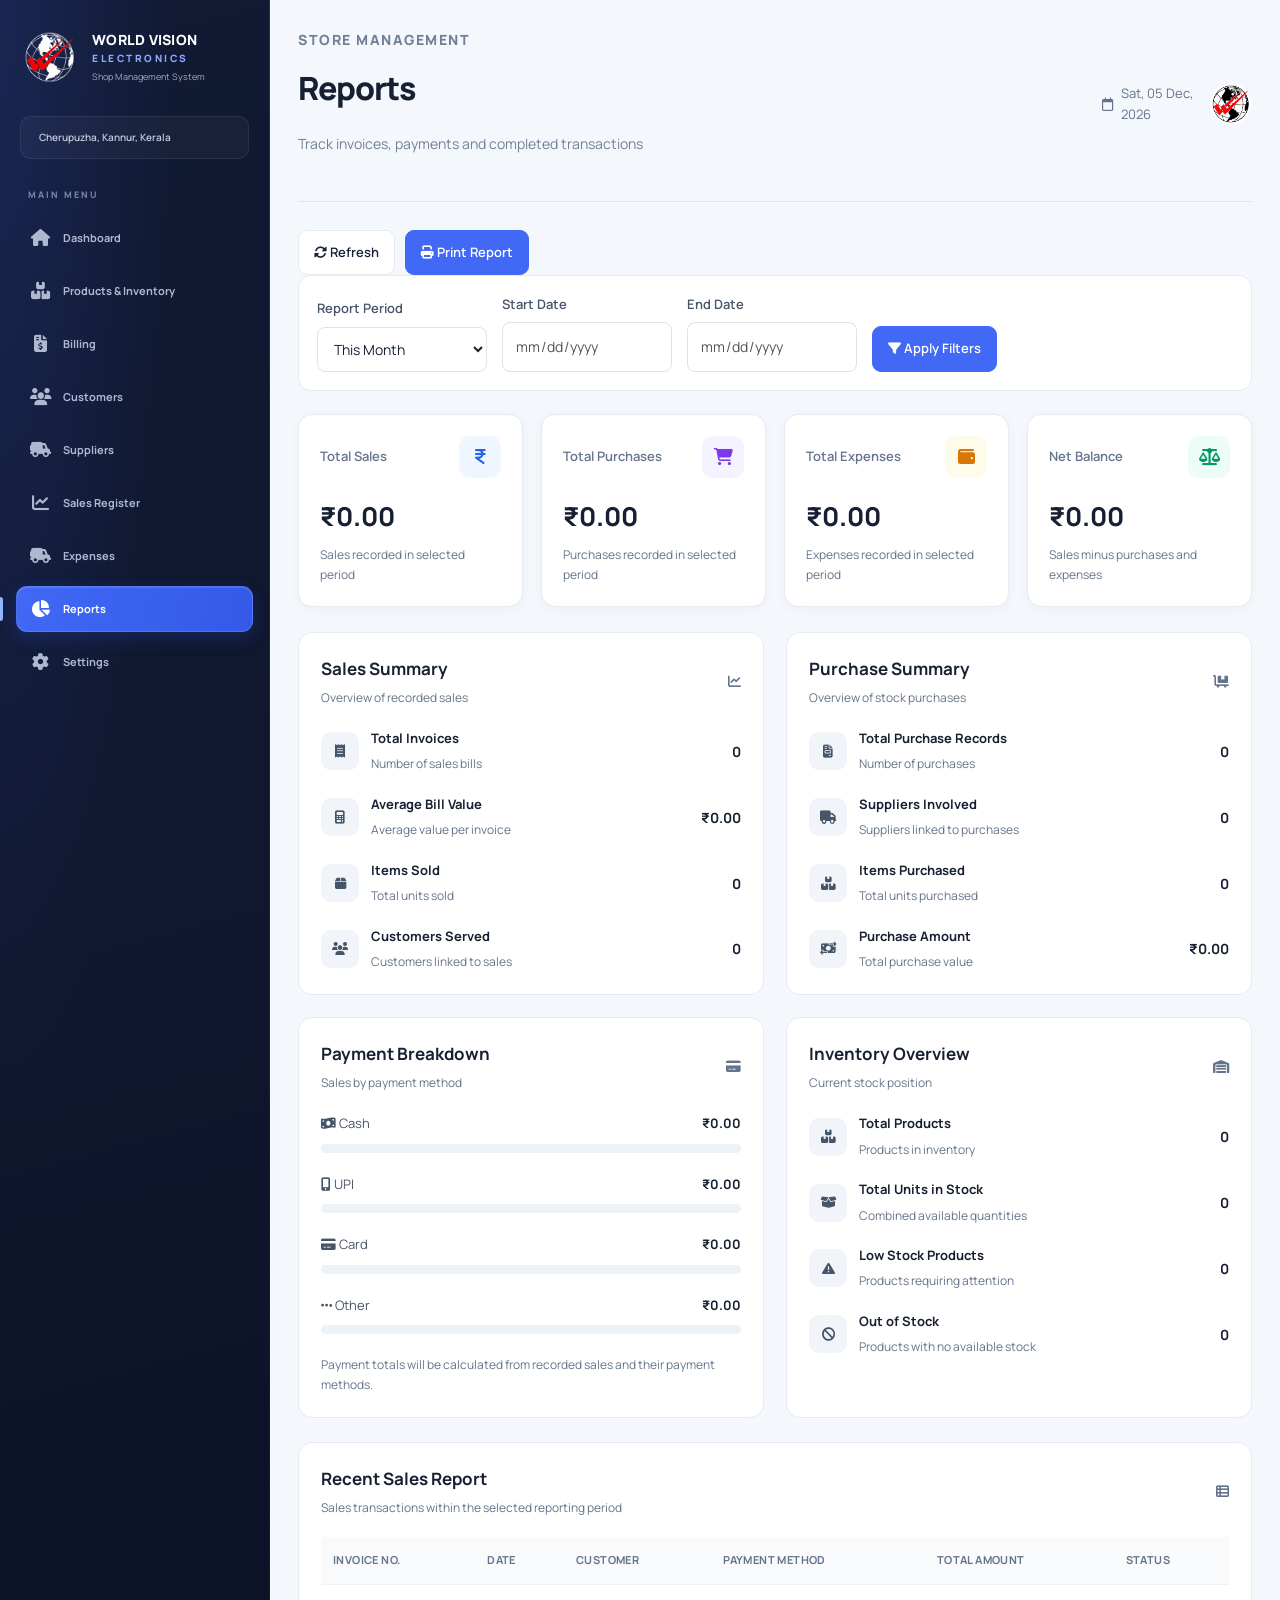
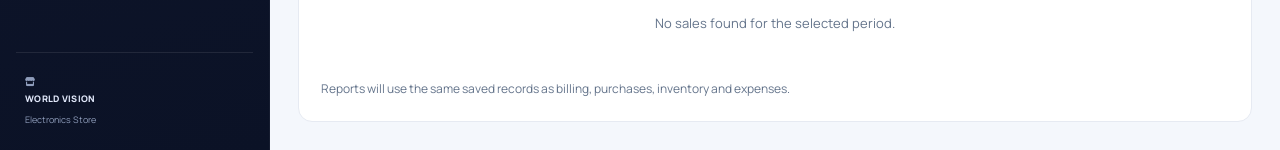
<file: reports.html>
<!DOCTYPE html>
<html lang="en">
<head>
    <meta charset="UTF-8">
    <meta name="viewport" content="width=device-width, initial-scale=1.0">
    <title>Reports | WORLD VISION ELECTRONICS</title>

    <link rel="stylesheet" href="style.css">
    <link rel="stylesheet" href="https://cdnjs.cloudflare.com/ajax/libs/font-awesome/6.5.2/css/all.min.css">

    <style>
        .reports-content {
            padding: 25px;
        }

        .reports-heading {
            display: flex;
            justify-content: space-between;
            align-items: center;
            gap: 15px;
            flex-wrap: wrap;
            margin-bottom: 25px;
        }

        .reports-heading h1 {
            font-size: 27px;
            margin: 0 0 7px;
        }

        .reports-heading p {
            color: var(--muted, #718096);
            margin: 0;
        }

        .report-actions {
            display: flex;
            gap: 10px;
            flex-wrap: wrap;
        }

        .report-btn {
            border: 1px solid var(--border, #e2e8f0);
            background: #fff;
            padding: 11px 15px;
            border-radius: 9px;
            cursor: pointer;
            font-weight: 600;
            color: var(--text, #1e293b);
        }

        .report-btn.primary {
            background: var(--blue, #2563eb);
            color: white;
            border-color: var(--blue, #2563eb);
        }

        .report-btn:hover {
            opacity: .88;
        }

        .report-filters {
            display: flex;
            align-items: end;
            gap: 15px;
            flex-wrap: wrap;
            padding: 18px;
            background: white;
            border: 1px solid var(--border, #e2e8f0);
            border-radius: 13px;
            margin-bottom: 23px;
        }

        .filter-group {
            display: flex;
            flex-direction: column;
            gap: 7px;
            min-width: 170px;
        }

        .filter-group label {
            font-size: 13px;
            font-weight: 600;
            color: #475569;
        }

        .filter-group input,
        .filter-group select {
            padding: 11px 12px;
            border: 1px solid #dbe2ea;
            border-radius: 8px;
            background: white;
            font-size: 14px;
            outline: none;
        }

        .filter-group input:focus,
        .filter-group select:focus {
            border-color: #2563eb;
        }

        .report-summary-grid {
            display: grid;
            grid-template-columns: repeat(4, minmax(0, 1fr));
            gap: 18px;
            margin-bottom: 25px;
        }

        .report-summary-card {
            background: white;
            border: 1px solid var(--border, #e2e8f0);
            border-radius: 14px;
            padding: 21px;
            box-shadow: 0 3px 12px rgba(15, 23, 42, .035);
        }

        .summary-top {
            display: flex;
            justify-content: space-between;
            align-items: center;
            gap: 10px;
            margin-bottom: 17px;
        }

        .summary-label {
            color: #64748b;
            font-size: 13px;
            font-weight: 600;
        }

        .summary-icon {
            width: 42px;
            height: 42px;
            border-radius: 11px;
            display: grid;
            place-items: center;
            font-size: 17px;
        }

        .summary-icon.blue {
            color: #2563eb;
            background: #eff6ff;
        }

        .summary-icon.green {
            color: #059669;
            background: #ecfdf5;
        }

        .summary-icon.orange {
            color: #d97706;
            background: #fffbeb;
        }

        .summary-icon.purple {
            color: #7c3aed;
            background: #f5f3ff;
        }

        .summary-value {
            font-size: 26px;
            font-weight: 750;
            color: #172033;
            overflow-wrap: anywhere;
        }

        .summary-note {
            margin-top: 8px;
            font-size: 12px;
            color: #64748b;
        }

        .reports-grid {
            display: grid;
            grid-template-columns: repeat(2, minmax(0, 1fr));
            gap: 22px;
            margin-bottom: 24px;
        }

        .report-panel {
            background: white;
            border: 1px solid var(--border, #e2e8f0);
            border-radius: 14px;
            padding: 22px;
            min-width: 0;
        }

        .panel-heading {
            display: flex;
            justify-content: space-between;
            align-items: center;
            gap: 12px;
            margin-bottom: 20px;
        }

        .panel-heading h2 {
            font-size: 17px;
            margin: 0 0 5px;
        }

        .panel-heading p {
            font-size: 12px;
            color: #64748b;
            margin: 0;
        }

        .panel-heading i {
            color: #64748b;
        }

        .report-list {
            display: flex;
            flex-direction: column;
            gap: 19px;
        }

        .report-list-item {
            display: flex;
            justify-content: space-between;
            align-items: center;
            gap: 12px;
        }

        .report-item-info {
            display: flex;
            align-items: center;
            gap: 12px;
            min-width: 0;
        }

        .report-item-icon {
            width: 38px;
            height: 38px;
            display: grid;
            place-items: center;
            border-radius: 10px;
            background: #f1f5f9;
            color: #475569;
            flex-shrink: 0;
        }

        .report-item-info strong {
            display: block;
            font-size: 13px;
            margin-bottom: 4px;
        }

        .report-item-info small {
            color: #64748b;
            font-size: 12px;
        }

        .report-item-value {
            font-size: 14px;
            font-weight: 700;
            white-space: nowrap;
        }

        .payment-row {
            margin-bottom: 21px;
        }

        .payment-row:last-child {
            margin-bottom: 0;
        }

        .payment-row-header {
            display: flex;
            justify-content: space-between;
            gap: 10px;
            margin-bottom: 9px;
            font-size: 13px;
        }

        .payment-row-header span:first-child {
            color: #475569;
        }

        .payment-row-header strong {
            color: #172033;
        }

        .payment-track {
            height: 9px;
            background: #edf2f7;
            border-radius: 20px;
            overflow: hidden;
        }

        .payment-fill {
            height: 100%;
            width: 0;
            border-radius: 20px;
            transition: width .3s ease;
        }

        .payment-fill.cash {
            background: #10b981;
        }

        .payment-fill.upi {
            background: #3b82f6;
        }

        .payment-fill.card {
            background: #8b5cf6;
        }

        .payment-fill.other {
            background: #f59e0b;
        }

        .report-table-wrapper {
            overflow-x: auto;
        }

        .report-table {
            width: 100%;
            border-collapse: collapse;
            min-width: 650px;
        }

        .report-table th,
        .report-table td {
            text-align: left;
            padding: 14px 12px;
            border-bottom: 1px solid #edf0f5;
            font-size: 13px;
        }

        .report-table th {
            color: #64748b;
            font-size: 11px;
            text-transform: uppercase;
            letter-spacing: .4px;
            background: #f8fafc;
        }

        .report-table tbody tr:last-child td {
            border-bottom: none;
        }

        .report-table .amount {
            font-weight: 700;
            white-space: nowrap;
        }

        .report-empty {
            text-align: center !important;
            color: #64748b;
            padding: 28px !important;
        }

        .report-status {
            display: inline-block;
            padding: 5px 9px;
            border-radius: 20px;
            background: #f1f5f9;
            color: #475569;
            font-size: 11px;
            font-weight: 700;
        }

        .report-footer-note {
            color: #64748b;
            font-size: 12px;
            margin-top: 17px;
        }

        @media (max-width: 1100px) {
            .report-summary-grid {
                grid-template-columns: repeat(2, minmax(0, 1fr));
            }
        }

        @media (max-width: 760px) {
            .reports-content {
                padding: 16px;
            }

            .reports-grid {
                grid-template-columns: 1fr;
            }

            .reports-heading h1 {
                font-size: 23px;
            }

            .report-filters {
                align-items: stretch;
            }

            .filter-group {
                flex: 1 1 100%;
            }
        }

        @media (max-width: 430px) {
            .report-summary-grid {
                grid-template-columns: 1fr;
            }

            .report-summary-card {
                padding: 17px;
            }

            .report-actions {
                width: 100%;
            }

            .report-btn {
                flex: 1;
            }
        }

        @media print {
            .sidebar,
            .topbar,
            .report-filters,
            .report-actions,
            .report-btn {
                display: none !important;
            }

            .main-content {
                margin: 0 !important;
                width: 100% !important;
            }

            .reports-content {
                padding: 0;
            }

            .report-summary-card,
            .report-panel {
                break-inside: avoid;
                box-shadow: none;
            }

            body {
                background: white !important;
            }
        }
    </style>
</head>

<body>
    <aside class="sidebar">
        <div class="brand">
            <div class="brand-mark">
                <img src="logo.png" alt="WORLD VISION ELECTRONICS logo">
            </div>
            <div class="brand-text">
                <h2>WORLD VISION</h2>
                <span>ELECTRONICS</span>
                <small>Shop Management System</small>
            </div>
        </div>

        <div class="location">
            <i class=""></i>
            <div>
                <span>Cherupuzha, Kannur, Kerala</span>
            </div>
        </div>
        <p class="nav-heading">MAIN MENU</p>


         <nav class="main-navigation" aria-label="Main navigation">

            <a href="index.html" class="nav-link">
                <span class="nav-icon"><i class="fa-solid fa-house"></i></span>
                <span>Dashboard</span>
            </a>

            <a href="products.html" class="nav-link">
                <span class="nav-icon"><i class="fa-solid fa-boxes-stacked"></i></span>
                <span>Products & Inventory</span>
            </a>

            <a href="billing.html" class="nav-link">
                <span class="nav-icon"><i class="fa-solid fa-file-invoice-dollar"></i></span>
                <span>Billing</span>
            </a>

            

            <a href="customers.html" class="nav-link">
                <span class="nav-icon"><i class="fa-solid fa-users"></i></span>
                <span>Customers</span>
            </a>

            <a href="suppliers.html" class="nav-link">
                <span class="nav-icon"><i class="fa-solid fa-truck-field"></i></span>
                <span>Suppliers</span>
            </a>

            <a href="sales.html" class="nav-link">
                <span class="nav-icon"><i class="fa-solid fa-chart-line"></i></span>
                <span>Sales Register</span>
            </a>
            
            <a href="expenses.html" class="nav-link">
                <span class="nav-icon"><i class="fa-solid fa-truck-field"></i></span>
                <span>Expenses</span>
            </a>

            <a href="reports.html" class="nav-link active">
                <span class="nav-icon"><i class="fa-solid fa-chart-pie"></i></span>
                <span>Reports</span>
            </a>

        

            <a href="settings.html" class="nav-link">
                <span class="nav-icon"><i class="fa-solid fa-gear"></i></span>
                <span>Settings</span>
            </a>


        </nav>

        <div class="sidebar-footer">
            <div class="sidebar-footer-icon">
                <i class="fa-solid fa-store"></i>
            </div>
            <div>
                <strong>WORLD VISION</strong>
                <small>Electronics Store</small>
            </div>
        </div>
    </aside>

   <main class="main-content">

        <header class="topbar">
            <div class="page-heading">
                <p class="eyebrow">STORE MANAGEMENT</p>
                <h1>Reports</h1>
                <p class="page-subtitle">
                    Track invoices, payments and completed transactions
                </p>
            </div>

            <div class="topbar-right">
                <div class="topbar-date">
                    <i class="fa-regular fa-calendar"></i>
                    <span id="current-date">Loading date...</span>
                </div>

                <div class="user-avatar">
                    <img src="mylogo.png"
                         alt="WORLD VISION ELECTRONICS">
                </div>
            </div>
        </header>
                <div class="report-actions">
                    <button type="button" class="report-btn" id="report-refresh-btn">
                        <i class="fa-solid fa-rotate"></i> Refresh
                    </button>
                    <button type="button" class="report-btn primary" id="report-print-btn">
                        <i class="fa-solid fa-print"></i> Print Report
                    </button>
                </div>
            </div>

            <div class="report-filters">
                <div class="filter-group">
                    <label for="report-period">Report Period</label>
                    <select id="report-period">
                        <option value="today">Today</option>
                        <option value="week">Last 7 Days</option>
                        <option value="month" selected>This Month</option>
                        <option value="year">This Year</option>
                        <option value="all">All Time</option>
                        <option value="custom">Custom Range</option>
                    </select>
                </div>

                <div class="filter-group">
                    <label for="report-start-date">Start Date</label>
                    <input type="date" id="report-start-date" disabled>
                </div>

                <div class="filter-group">
                    <label for="report-end-date">End Date</label>
                    <input type="date" id="report-end-date" disabled>
                </div>

                <button type="button" class="report-btn primary" id="report-apply-btn">
                    <i class="fa-solid fa-filter"></i> Apply Filters
                </button>
            </div>

            <div class="report-summary-grid">
                <article class="report-summary-card">
                    <div class="summary-top">
                        <span class="summary-label">Total Sales</span>
                        <div class="summary-icon blue">
                            <i class="fa-solid fa-indian-rupee-sign"></i>
                        </div>
                    </div>
                    <div class="summary-value" id="report-total-sales">₹0.00</div>
                    <div class="summary-note">Sales recorded in selected period</div>
                </article>

                <article class="report-summary-card">
                    <div class="summary-top">
                        <span class="summary-label">Total Purchases</span>
                        <div class="summary-icon purple">
                            <i class="fa-solid fa-cart-shopping"></i>
                        </div>
                    </div>
                    <div class="summary-value" id="report-total-purchases">₹0.00</div>
                    <div class="summary-note">Purchases recorded in selected period</div>
                </article>

                <article class="report-summary-card">
                    <div class="summary-top">
                        <span class="summary-label">Total Expenses</span>
                        <div class="summary-icon orange">
                            <i class="fa-solid fa-wallet"></i>
                        </div>
                    </div>
                    <div class="summary-value" id="report-total-expenses">₹0.00</div>
                    <div class="summary-note">Expenses recorded in selected period</div>
                </article>

                <article class="report-summary-card">
                    <div class="summary-top">
                        <span class="summary-label">Net Balance</span>
                        <div class="summary-icon green">
                            <i class="fa-solid fa-scale-balanced"></i>
                        </div>
                    </div>
                    <div class="summary-value" id="report-net-balance">₹0.00</div>
                    <div class="summary-note">Sales minus purchases and expenses</div>
                </article>
            </div>

            <div class="reports-grid">
                <section class="report-panel">
                    <div class="panel-heading">
                        <div>
                            <h2>Sales Summary</h2>
                            <p>Overview of recorded sales</p>
                        </div>
                        <i class="fa-solid fa-chart-line"></i>
                    </div>

                    <div class="report-list">
                        <div class="report-list-item">
                            <div class="report-item-info">
                                <div class="report-item-icon">
                                    <i class="fa-solid fa-receipt"></i>
                                </div>
                                <div>
                                    <strong>Total Invoices</strong>
                                    <small>Number of sales bills</small>
                                </div>
                            </div>
                            <span class="report-item-value" id="report-invoice-count">0</span>
                        </div>

                        <div class="report-list-item">
                            <div class="report-item-info">
                                <div class="report-item-icon">
                                    <i class="fa-solid fa-calculator"></i>
                                </div>
                                <div>
                                    <strong>Average Bill Value</strong>
                                    <small>Average value per invoice</small>
                                </div>
                            </div>
                            <span class="report-item-value" id="report-average-bill">₹0.00</span>
                        </div>

                        <div class="report-list-item">
                            <div class="report-item-info">
                                <div class="report-item-icon">
                                    <i class="fa-solid fa-box"></i>
                                </div>
                                <div>
                                    <strong>Items Sold</strong>
                                    <small>Total units sold</small>
                                </div>
                            </div>
                            <span class="report-item-value" id="report-items-sold">0</span>
                        </div>

                        <div class="report-list-item">
                            <div class="report-item-info">
                                <div class="report-item-icon">
                                    <i class="fa-solid fa-users"></i>
                                </div>
                                <div>
                                    <strong>Customers Served</strong>
                                    <small>Customers linked to sales</small>
                                </div>
                            </div>
                            <span class="report-item-value" id="report-customers-served">0</span>
                        </div>
                    </div>
                </section>

                <section class="report-panel">
                    <div class="panel-heading">
                        <div>
                            <h2>Purchase Summary</h2>
                            <p>Overview of stock purchases</p>
                        </div>
                        <i class="fa-solid fa-cart-flatbed"></i>
                    </div>

                    <div class="report-list">
                        <div class="report-list-item">
                            <div class="report-item-info">
                                <div class="report-item-icon">
                                    <i class="fa-solid fa-file-invoice"></i>
                                </div>
                                <div>
                                    <strong>Total Purchase Records</strong>
                                    <small>Number of purchases</small>
                                </div>
                            </div>
                            <span class="report-item-value" id="report-purchase-count">0</span>
                        </div>

                        <div class="report-list-item">
                            <div class="report-item-info">
                                <div class="report-item-icon">
                                    <i class="fa-solid fa-truck"></i>
                                </div>
                                <div>
                                    <strong>Suppliers Involved</strong>
                                    <small>Suppliers linked to purchases</small>
                                </div>
                            </div>
                            <span class="report-item-value" id="report-suppliers-count">0</span>
                        </div>

                        <div class="report-list-item">
                            <div class="report-item-info">
                                <div class="report-item-icon">
                                    <i class="fa-solid fa-boxes-stacked"></i>
                                </div>
                                <div>
                                    <strong>Items Purchased</strong>
                                    <small>Total units purchased</small>
                                </div>
                            </div>
                            <span class="report-item-value" id="report-items-purchased">0</span>
                        </div>

                        <div class="report-list-item">
                            <div class="report-item-info">
                                <div class="report-item-icon">
                                    <i class="fa-solid fa-money-bill-transfer"></i>
                                </div>
                                <div>
                                    <strong>Purchase Amount</strong>
                                    <small>Total purchase value</small>
                                </div>
                            </div>
                            <span class="report-item-value" id="report-purchase-amount">₹0.00</span>
                        </div>
                    </div>
                </section>

                <section class="report-panel">
                    <div class="panel-heading">
                        <div>
                            <h2>Payment Breakdown</h2>
                            <p>Sales by payment method</p>
                        </div>
                        <i class="fa-solid fa-credit-card"></i>
                    </div>

                    <div class="payment-row">
                        <div class="payment-row-header">
                            <span><i class="fa-solid fa-money-bill-wave"></i> Cash</span>
                            <strong id="report-cash-amount">₹0.00</strong>
                        </div>
                        <div class="payment-track">
                            <div class="payment-fill cash" id="report-cash-bar"></div>
                        </div>
                    </div>

                    <div class="payment-row">
                        <div class="payment-row-header">
                            <span><i class="fa-solid fa-mobile-screen-button"></i> UPI</span>
                            <strong id="report-upi-amount">₹0.00</strong>
                        </div>
                        <div class="payment-track">
                            <div class="payment-fill upi" id="report-upi-bar"></div>
                        </div>
                    </div>

                    <div class="payment-row">
                        <div class="payment-row-header">
                            <span><i class="fa-solid fa-credit-card"></i> Card</span>
                            <strong id="report-card-amount">₹0.00</strong>
                        </div>
                        <div class="payment-track">
                            <div class="payment-fill card" id="report-card-bar"></div>
                        </div>
                    </div>

                    <div class="payment-row">
                        <div class="payment-row-header">
                            <span><i class="fa-solid fa-ellipsis"></i> Other</span>
                            <strong id="report-other-amount">₹0.00</strong>
                        </div>
                        <div class="payment-track">
                            <div class="payment-fill other" id="report-other-bar"></div>
                        </div>
                    </div>

                    <p class="report-footer-note">
                        Payment totals will be calculated from recorded sales and their payment methods.
                    </p>
                </section>

                <section class="report-panel">
                    <div class="panel-heading">
                        <div>
                            <h2>Inventory Overview</h2>
                            <p>Current stock position</p>
                        </div>
                        <i class="fa-solid fa-warehouse"></i>
                    </div>

                    <div class="report-list">
                        <div class="report-list-item">
                            <div class="report-item-info">
                                <div class="report-item-icon">
                                    <i class="fa-solid fa-boxes-stacked"></i>
                                </div>
                                <div>
                                    <strong>Total Products</strong>
                                    <small>Products in inventory</small>
                                </div>
                            </div>
                            <span class="report-item-value" id="report-product-count">0</span>
                        </div>

                        <div class="report-list-item">
                            <div class="report-item-info">
                                <div class="report-item-icon">
                                    <i class="fa-solid fa-box-open"></i>
                                </div>
                                <div>
                                    <strong>Total Units in Stock</strong>
                                    <small>Combined available quantities</small>
                                </div>
                            </div>
                            <span class="report-item-value" id="report-stock-units">0</span>
                        </div>

                        <div class="report-list-item">
                            <div class="report-item-info">
                                <div class="report-item-icon">
                                    <i class="fa-solid fa-triangle-exclamation"></i>
                                </div>
                                <div>
                                    <strong>Low Stock Products</strong>
                                    <small>Products requiring attention</small>
                                </div>
                            </div>
                            <span class="report-item-value" id="report-low-stock-count">0</span>
                        </div>

                        <div class="report-list-item">
                            <div class="report-item-info">
                                <div class="report-item-icon">
                                    <i class="fa-solid fa-ban"></i>
                                </div>
                                <div>
                                    <strong>Out of Stock</strong>
                                    <small>Products with no available stock</small>
                                </div>
                            </div>
                            <span class="report-item-value" id="report-out-of-stock-count">0</span>
                        </div>
                    </div>
                </section>
            </div>

            <section class="report-panel">
                <div class="panel-heading">
                    <div>
                        <h2>Recent Sales Report</h2>
                        <p>Sales transactions within the selected reporting period</p>
                    </div>
                    <i class="fa-solid fa-table-list"></i>
                </div>

                <div class="report-table-wrapper">
                    <table class="report-table">
                        <thead>
                            <tr>
                                <th>Invoice No.</th>
                                <th>Date</th>
                                <th>Customer</th>
                                <th>Payment Method</th>
                                <th>Total Amount</th>
                                <th>Status</th>
                            </tr>
                        </thead>
                        <tbody id="report-sales-table-body">
                            <tr>
                                <td colspan="6" class="report-empty">
                                    Sales report will appear here when connected to your shop data.
                                </td>
                            </tr>
                        </tbody>
                    </table>
                </div>

                <p class="report-footer-note">
                    Reports will use the same saved records as billing, purchases, inventory and expenses.
                </p>
            </section>
        </section>
    </main>
    <script src="reports.js" defer></script>
</body>
</html>
</file>
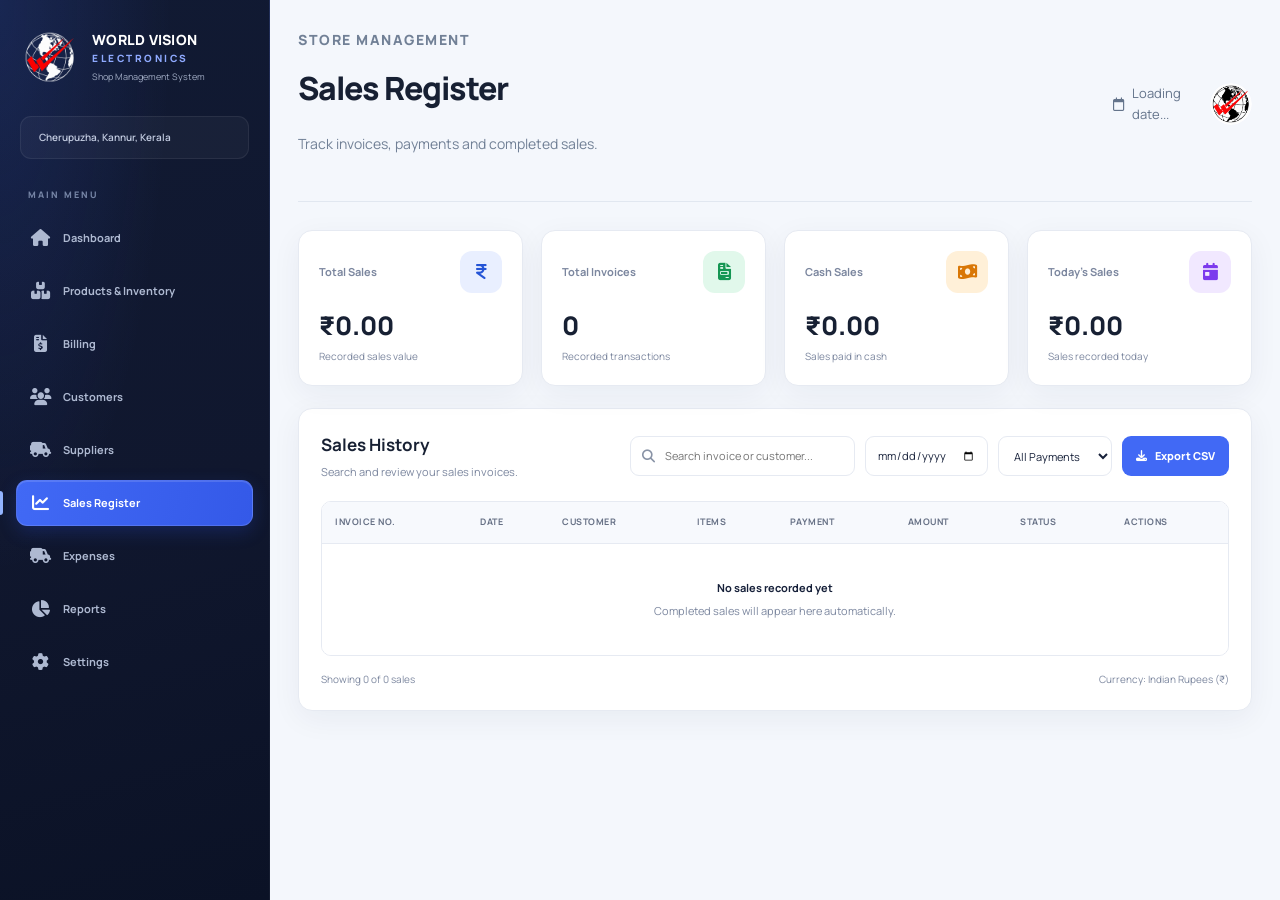
<file: sales.html>
<!DOCTYPE html>
<html lang="en">
<head>
    <meta charset="UTF-8">
    <meta name="viewport" content="width=device-width, initial-scale=1.0">

    <title>Sales Register | WORLD VISION ELECTRONICS</title>

    <link rel="stylesheet" href="style.css">
    <link rel="stylesheet"
          href="https://cdnjs.cloudflare.com/ajax/libs/font-awesome/6.5.2/css/all.min.css">

    <style>
        /* Logo images only; sidebar layout remains in style.css */
        .brand-mark img {
            width: 58px;
            height: 58px;
            object-fit: contain;
            display: block;
        }

        .user-avatar img {
            width: 100%;
            height: 100%;
            object-fit: contain;
            display: block;
            border-radius: 50%;
        }

        /* Sales page styles */
        .sales-page {
            width: 100%;
            min-width: 0;
        }

        .sales-summary {
            display: grid;
            grid-template-columns: repeat(4, minmax(0, 1fr));
            gap: 18px;
            margin-bottom: 22px;
        }

        .sales-summary-card,
        .sales-panel {
            min-width: 0;
            background: #fff;
            border: 1px solid var(--border, #e3e8f1);
            border-radius: 14px;
            box-shadow: var(--shadow, 0 5px 20px #111d3d0f);
        }

        .sales-summary-card {
            padding: 20px;
        }

        .sales-summary-top {
            display: flex;
            align-items: center;
            justify-content: space-between;
            gap: 10px;
            margin-bottom: 15px;
        }

        .sales-summary-label {
            color: var(--muted, #778198);
            font-size: 11px;
            font-weight: 700;
        }

        .sales-summary-icon {
            width: 42px;
            height: 42px;
            flex-shrink: 0;
            display: grid;
            place-items: center;
            border-radius: 12px;
            background: #e9efff;
            color: #2454d6;
            font-size: 17px;
        }

        .sales-summary-card:nth-child(2) .sales-summary-icon {
            background: #e1f8eb;
            color: #159653;
        }

        .sales-summary-card:nth-child(3) .sales-summary-icon {
            background: #fff0d8;
            color: #d97706;
        }

        .sales-summary-card:nth-child(4) .sales-summary-icon {
            background: #f1e8ff;
            color: #7c3aed;
        }

        .sales-summary-value {
            display: block;
            font-size: clamp(21px, 2vw, 27px);
            line-height: 1.4;
            font-weight: 800;
            overflow-wrap: anywhere;
        }

        .sales-summary-note {
            display: block;
            margin-top: 5px;
            color: var(--muted, #778198);
            font-size: 10px;
        }

        .sales-panel {
            padding: 22px;
            margin-bottom: 22px;
        }

        .sales-panel-heading {
            display: flex;
            justify-content: space-between;
            align-items: center;
            flex-wrap: wrap;
            gap: 15px;
            margin-bottom: 20px;
        }

        .sales-panel-heading h2 {
            font-size: 17px;
            margin-bottom: 4px;
        }

        .sales-panel-heading p {
            color: var(--muted, #778198);
            font-size: 11px;
        }

        .sales-filters {
            display: flex;
            align-items: center;
            flex-wrap: wrap;
            gap: 10px;
        }

        .sales-search {
            position: relative;
        }

        .sales-search i {
            position: absolute;
            left: 12px;
            top: 50%;
            transform: translateY(-50%);
            color: #8993a6;
        }

        .sales-filters input,
        .sales-filters select {
            min-height: 40px;
            max-width: 100%;
            border: 1px solid var(--border, #e3e8f1);
            border-radius: 9px;
            padding: 9px 11px;
            background: #fff;
            color: var(--text, #182238);
            font: inherit;
            font-size: 11px;
        }

        .sales-search input {
            width: 225px;
            padding-left: 34px;
        }

        .sales-btn {
            display: inline-flex;
            justify-content: center;
            align-items: center;
            gap: 8px;
            min-height: 40px;
            border: 0;
            border-radius: 9px;
            padding: 10px 14px;
            background: var(--blue, #2454d6);
            color: #fff;
            font-size: 11px;
            font-weight: 800;
            cursor: pointer;
        }

        .sales-btn:hover {
            filter: brightness(.94);
        }

        .sales-table-wrap {
            width: 100%;
            overflow-x: auto;
            border: 1px solid var(--border, #e3e8f1);
            border-radius: 10px;
        }

        .sales-table {
            width: 100%;
            min-width: 850px;
            border-collapse: collapse;
            background: #fff;
        }

        .sales-table thead {
            background: #f7f9fd;
        }

        .sales-table th {
            padding: 13px;
            color: #667085;
            font-size: 9px;
            letter-spacing: .5px;
            text-align: left;
            text-transform: uppercase;
            white-space: nowrap;
            border-bottom: 1px solid var(--border, #e3e8f1);
        }

        .sales-table td {
            padding: 13px;
            font-size: 11px;
            vertical-align: middle;
            border-bottom: 1px solid #edf0f5;
        }

        .sales-table tbody tr:last-child td {
            border-bottom: 0;
        }

        .sales-table tbody tr:hover {
            background: #f8faff;
        }

        .sales-invoice {
            color: var(--blue, #2454d6);
            font-weight: 800;
        }

        .sales-payment,
        .sales-status {
            display: inline-block;
            border-radius: 20px;
            padding: 4px 9px;
            font-size: 10px;
            font-weight: 800;
            white-space: nowrap;
        }

        .sales-payment {
            color: #475569;
            background: #eef2f7;
        }

        .sales-status {
            color: #15803d;
            background: #dcfce7;
        }

        .sales-actions {
            display: flex;
            gap: 6px;
        }

        .sales-action-btn {
            width: 32px;
            height: 32px;
            display: grid;
            place-items: center;
            border: 1px solid var(--border, #e3e8f1);
            border-radius: 8px;
            background: #fff;
            color: #526078;
            cursor: pointer;
        }

        .sales-action-btn:hover {
            background: #edf2ff;
            color: var(--blue, #2454d6);
        }

        .sales-empty {
            padding: 35px 15px !important;
            text-align: center;
            color: var(--muted, #778198);
        }

        .sales-empty i {
            display: block;
            margin-bottom: 10px;
            font-size: 29px;
            color: #a6afc0;
        }

        .sales-empty strong {
            display: block;
            margin-bottom: 5px;
            color: var(--text, #182238);
        }

        .sales-empty p {
            font-size: 11px;
        }

        .sales-panel-footer {
            display: flex;
            justify-content: space-between;
            flex-wrap: wrap;
            gap: 10px;
            padding-top: 15px;
            color: var(--muted, #778198);
            font-size: 10px;
        }

        @media (max-width: 1150px) {
            .sales-summary {
                grid-template-columns: repeat(2, minmax(0, 1fr));
            }
        }

        @media (max-width: 650px) {
            .sales-panel {
                padding: 15px;
            }

            .sales-summary {
                gap: 10px;
            }

            .sales-summary-card {
                padding: 14px;
            }

            .sales-summary-icon {
                width: 35px;
                height: 35px;
            }

            .sales-panel-heading {
                align-items: stretch;
            }

            .sales-filters {
                width: 100%;
            }

            .sales-search,
            .sales-search input,
            .sales-filters select,
            .sales-filters input[type="date"],
            .sales-btn {
                width: 100%;
            }
        }
    </style>
</head>

<body>
<div class="app-container">

    <!-- SHARED SIDEBAR -->
    <aside class="sidebar">

        <div class="brand">
            <div class="brand-mark">
                <img src="logo.png"
                     alt="WORLD VISION ELECTRONICS Logo">
            </div>

            <div class="brand-text">
                <h2>WORLD VISION</h2>
                <span>ELECTRONICS</span>
                <small>Shop Management System</small>
            </div>
        </div>

        <div class="location">
            <i class=""></i>
            Cherupuzha, Kannur, Kerala
        </div>

        <p class="nav-heading">MAIN MENU</p>

        <nav class="main-navigation">

            <a href="index.html" class="nav-link">
                <span class="nav-icon">
                    <i class="fa-solid fa-house"></i>
                </span>
                <span>Dashboard</span>
            </a>

            <a href="products.html" class="nav-link">
                <span class="nav-icon">
                    <i class="fa-solid fa-boxes-stacked"></i>
                </span>
                <span>Products & Inventory</span>
            </a>

            <a href="billing.html" class="nav-link">
                <span class="nav-icon">
                    <i class="fa-solid fa-file-invoice-dollar"></i>
                </span>
                <span>Billing</span>
            </a>

            

            <a href="customers.html" class="nav-link">
                <span class="nav-icon">
                    <i class="fa-solid fa-users"></i>
                </span>
                <span>Customers</span>
            </a>

            <a href="suppliers.html" class="nav-link">
                <span class="nav-icon">
                    <i class="fa-solid fa-truck-field"></i>
                </span>
                <span>Suppliers</span>
            </a>
             
            <a href="sales.html" class="nav-link active"
               aria-current="page">
                <span class="nav-icon">
                    <i class="fa-solid fa-chart-line"></i>
                </span>
                <span>Sales Register</span>
            </a>
            
            <a href="expenses.html" class="nav-link">
                <span class="nav-icon"><i class="fa-solid fa-truck-field"></i></span>
                <span>Expenses</span>
            </a>
            
            <a href="reports.html" class="nav-link">
                <span class="nav-icon">
                    <i class="fa-solid fa-chart-pie"></i>
                </span>
                <span>Reports</span>
            </a>

           

            <a href="settings.html" class="nav-link">
                <span class="nav-icon">
                    <i class="fa-solid fa-gear"></i>
                </span>
                <span>Settings</span>
            </a>

        </nav>

    </aside>

    <!-- MAIN CONTENT -->
    <main class="main-content">

        <header class="topbar">
            <div class="page-heading">
                <p class="eyebrow">STORE MANAGEMENT</p>
                <h1>Sales Register</h1>
                <p class="page-subtitle">
                    Track invoices, payments and completed sales.
                </p>
            </div>

            <div class="topbar-right">
                <div class="topbar-date">
                    <i class="fa-regular fa-calendar"></i>
                    <span id="current-date">Loading date...</span>
                </div>

                <div class="user-avatar">
                    <img src="mylogo.png"
                         alt="WORLD VISION ELECTRONICS">
                </div>
            </div>
        </header>

        <section class="sales-page">

            <!-- SALES SUMMARY -->
            <div class="sales-summary">

                <article class="sales-summary-card">
                    <div class="sales-summary-top">
                        <span class="sales-summary-label">Total Sales</span>
                        <span class="sales-summary-icon">
                            <i class="fa-solid fa-indian-rupee-sign"></i>
                        </span>
                    </div>
                    <strong class="sales-summary-value"
                            id="sales-total-amount">₹0.00</strong>
                    <small class="sales-summary-note">Recorded sales value</small>
                </article>

                <article class="sales-summary-card">
                    <div class="sales-summary-top">
                        <span class="sales-summary-label">Total Invoices</span>
                        <span class="sales-summary-icon">
                            <i class="fa-solid fa-file-invoice"></i>
                        </span>
                    </div>
                    <strong class="sales-summary-value"
                            id="sales-total-invoices">0</strong>
                    <small class="sales-summary-note">Recorded transactions</small>
                </article>

                <article class="sales-summary-card">
                    <div class="sales-summary-top">
                        <span class="sales-summary-label">Cash Sales</span>
                        <span class="sales-summary-icon">
                            <i class="fa-solid fa-money-bill-wave"></i>
                        </span>
                    </div>
                    <strong class="sales-summary-value"
                            id="sales-cash-total">₹0.00</strong>
                    <small class="sales-summary-note">Sales paid in cash</small>
                </article>

                <article class="sales-summary-card">
                    <div class="sales-summary-top">
                        <span class="sales-summary-label">Today's Sales</span>
                        <span class="sales-summary-icon">
                            <i class="fa-solid fa-calendar-day"></i>
                        </span>
                    </div>
                    <strong class="sales-summary-value"
                            id="sales-today-total">₹0.00</strong>
                    <small class="sales-summary-note">Sales recorded today</small>
                </article>

            </div>

            <!-- SALES REGISTER TABLE -->
            <section class="sales-panel">

                <div class="sales-panel-heading">
                    <div>
                        <h2>Sales History</h2>
                        <p>Search and review your sales invoices.</p>
                    </div>

                    <div class="sales-filters">

                        <div class="sales-search">
                            <i class="fa-solid fa-magnifying-glass"></i>
                            <input type="search"
                                   id="sales-search"
                                   placeholder="Search invoice or customer..."
                                   aria-label="Search sales">
                        </div>

                        <input type="date"
                               id="sales-date-filter"
                               aria-label="Filter sales by date">

                        <select id="sales-payment-filter"
                                aria-label="Filter by payment method">
                            <option value="">All Payments</option>
                            <option value="Cash">Cash</option>
                            <option value="UPI">UPI</option>
                            <option value="Card">Card</option>
                            <option value="Bank Transfer">Bank Transfer</option>
                            <option value="Credit">Credit</option>
                        </select>

                        <button type="button"
                                class="sales-btn"
                                id="sales-export-btn">
                            <i class="fa-solid fa-download"></i>
                            Export CSV
                        </button>

                    </div>
                </div>

                <div class="sales-table-wrap">
                    <table class="sales-table">

                        <thead>
                            <tr>
                                <th>Invoice No.</th>
                                <th>Date</th>
                                <th>Customer</th>
                                <th>Items</th>
                                <th>Payment</th>
                                <th>Amount</th>
                                <th>Status</th>
                                <th>Actions</th>
                            </tr>
                        </thead>

                        <tbody id="sales-table-body">
                            <tr>
                                <td colspan="8" class="sales-empty">
                                    <i class="fa-solid fa-receipt"></i>
                                    <strong>No sales recorded yet</strong>
                                    <p>
                                        Sales will appear here when the
                                        shared JavaScript is connected.
                                    </p>
                                </td>
                            </tr>
                        </tbody>

                    </table>
                </div>

                <div class="sales-panel-footer">
                    <span id="sales-record-count">Showing 0 sales</span>
                    <span>Currency: Indian Rupees (₹)</span>
                </div>

            </section>

        </section>

    </main>
</div>

<!--
    Shared script.js will be created after all 10 HTML pages
    are completed. Sales calculations, search, filters,
    ar<script src="sales.js" defer></script><script src="sales.js" defer></script>e completed. Sales calculations, search, filters,
    invoice viewing, printing and CSV export will be connected then.
-->
<script src="sales.js" defer></script>
</body>
</html>
</file>
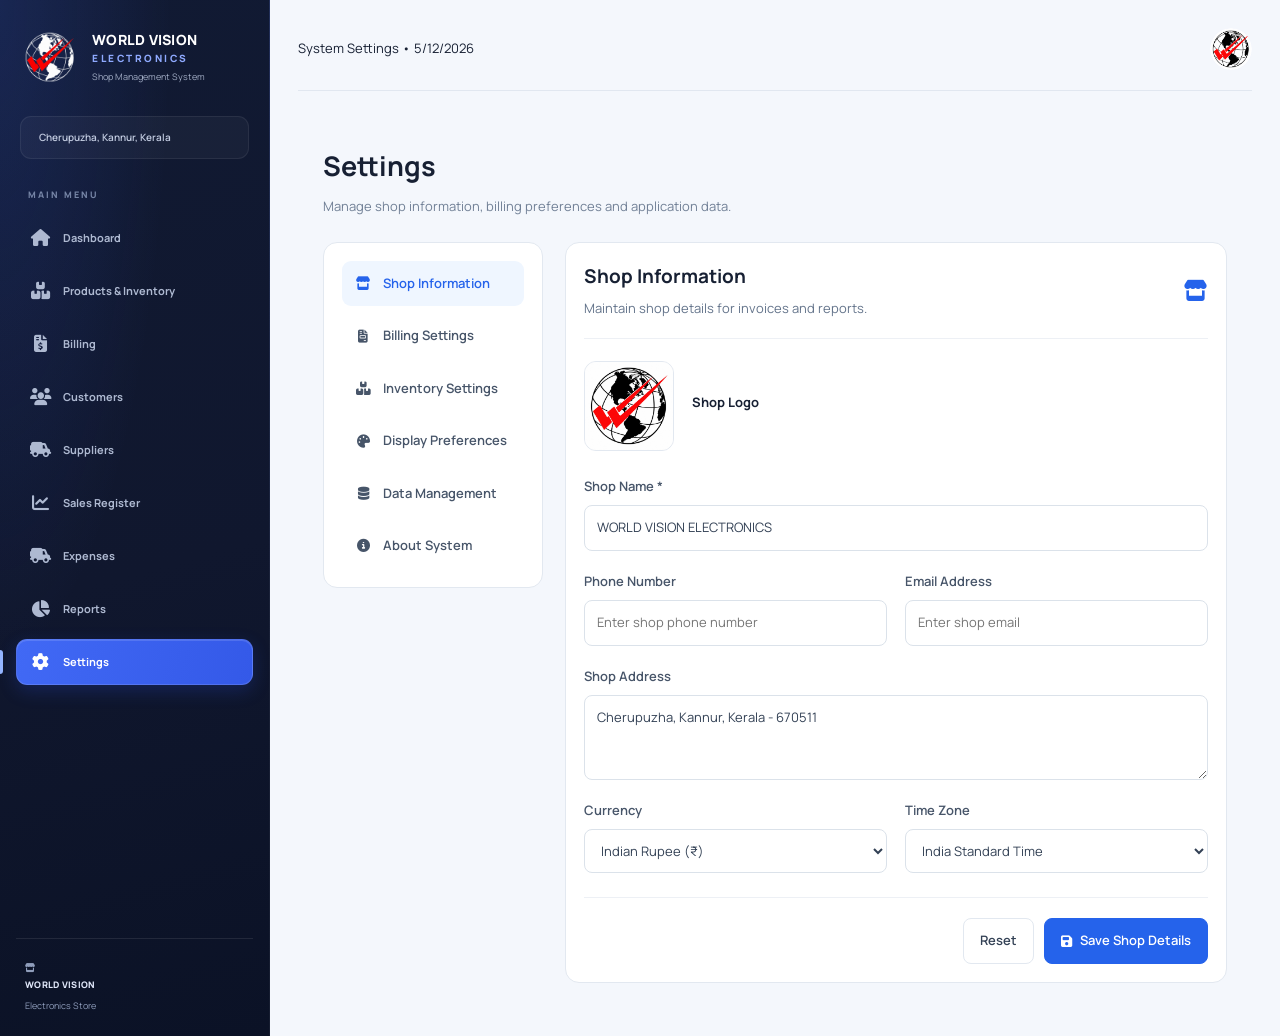
<file: settings.html>
<!DOCTYPE html>
<html lang="en">
<head>
    <meta charset="UTF-8">
    <meta name="viewport" content="width=device-width, initial-scale=1.0">
    <title>Settings | WORLD VISION ELECTRONICS</title>

    <link rel="stylesheet" href="style.css">
    <link rel="stylesheet" href="https://cdnjs.cloudflare.com/ajax/libs/font-awesome/6.5.2/css/all.min.css">

    <style>
        .settings-content {
            padding: 25px;
        }

        .settings-heading {
            margin-bottom: 25px;
        }

        .settings-heading h1 {
            font-size: 27px;
            margin: 0 0 7px;
        }

        .settings-heading p {
            color: #718096;
            margin: 0;
        }

        .settings-layout {
            display: grid;
            grid-template-columns: 220px minmax(0, 1fr);
            gap: 22px;
            align-items: start;
        }

        .settings-menu,
        .settings-panel {
            background: white;
            border: 1px solid #e2e8f0;
            border-radius: 14px;
            padding: 18px;
        }

        .settings-menu {
            display: flex;
            flex-direction: column;
            gap: 7px;
        }

        .settings-menu button {
            width: 100%;
            display: flex;
            align-items: center;
            gap: 11px;
            padding: 12px;
            border: none;
            border-radius: 9px;
            background: transparent;
            color: #475569;
            text-align: left;
            font-size: 13px;
            font-weight: 600;
            cursor: pointer;
        }

        .settings-menu button i {
            width: 18px;
            text-align: center;
        }

        .settings-menu button:hover {
            background: #f1f5f9;
        }

        .settings-menu button.active {
            background: #eff6ff;
            color: #2563eb;
        }

        .settings-panel {
            min-width: 0;
        }

        .settings-section {
            display: none;
        }

        .settings-section.active {
            display: block;
        }

        .settings-panel-heading {
            display: flex;
            justify-content: space-between;
            align-items: center;
            gap: 12px;
            border-bottom: 1px solid #edf0f5;
            padding-bottom: 18px;
            margin-bottom: 22px;
        }

        .settings-panel-heading h2 {
            font-size: 19px;
            margin: 0 0 6px;
        }

        .settings-panel-heading p {
            font-size: 13px;
            color: #64748b;
            margin: 0;
        }

        .settings-panel-heading > i {
            color: #2563eb;
            font-size: 21px;
        }

        .settings-form {
            display: flex;
            flex-direction: column;
            gap: 20px;
        }

        .settings-form-row {
            display: grid;
            grid-template-columns: repeat(2, minmax(0, 1fr));
            gap: 18px;
        }

        .settings-field {
            display: flex;
            flex-direction: column;
            gap: 8px;
            min-width: 0;
        }

        .settings-field label {
            color: #475569;
            font-size: 13px;
            font-weight: 600;
        }

        .settings-field input,
        .settings-field select,
        .settings-field textarea {
            width: 100%;
            box-sizing: border-box;
            padding: 11px 12px;
            border: 1px solid #dbe2ea;
            border-radius: 8px;
            background: white;
            color: #334155;
            font: inherit;
            font-size: 13px;
            outline: none;
        }

        .settings-field textarea {
            resize: vertical;
            min-height: 85px;
        }

        .settings-field input:focus,
        .settings-field select:focus,
        .settings-field textarea:focus {
            border-color: #2563eb;
        }

        .settings-field small {
            color: #94a3b8;
            font-size: 11px;
            line-height: 1.5;
        }

        .settings-actions {
            display: flex;
            justify-content: flex-end;
            gap: 10px;
            flex-wrap: wrap;
            border-top: 1px solid #edf0f5;
            padding-top: 20px;
            margin-top: 4px;
        }

        .settings-button {
            display: inline-flex;
            justify-content: center;
            align-items: center;
            gap: 8px;
            padding: 11px 16px;
            border: 1px solid #e2e8f0;
            border-radius: 8px;
            background: white;
            color: #334155;
            font-size: 13px;
            font-weight: 600;
            cursor: pointer;
        }

        .settings-button.primary {
            background: #2563eb;
            color: white;
            border-color: #2563eb;
        }

        .settings-button.danger {
            color: #dc2626;
            border-color: #fecaca;
        }

        .settings-button:hover {
            opacity: .88;
        }

        .settings-info-card {
            display: flex;
            align-items: flex-start;
            gap: 13px;
            padding: 15px;
            border: 1px solid #bfdbfe;
            border-radius: 10px;
            background: #eff6ff;
            color: #1e40af;
            margin-bottom: 22px;
        }

        .settings-info-card > i {
            margin-top: 3px;
        }

        .settings-info-card strong {
            display: block;
            font-size: 13px;
            margin-bottom: 5px;
        }

        .settings-info-card p {
            margin: 0;
            font-size: 12px;
            line-height: 1.6;
        }

        .settings-option {
            display: flex;
            justify-content: space-between;
            align-items: center;
            gap: 15px;
            padding: 17px 0;
            border-bottom: 1px solid #edf0f5;
        }

        .settings-option:last-child {
            border-bottom: none;
        }

        .settings-option-info strong {
            display: block;
            font-size: 13px;
            margin-bottom: 5px;
        }

        .settings-option-info p {
            color: #64748b;
            font-size: 12px;
            margin: 0;
            line-height: 1.5;
        }

        .settings-option input[type="checkbox"] {
            width: 18px;
            height: 18px;
            accent-color: #2563eb;
            flex-shrink: 0;
            cursor: pointer;
        }

        .settings-option select {
            max-width: 170px;
            padding: 9px 10px;
            border: 1px solid #dbe2ea;
            border-radius: 8px;
            background: white;
            font-size: 12px;
        }

        .settings-logo-preview {
            width: 90px;
            height: 90px;
            border: 1px solid #e2e8f0;
            border-radius: 12px;
            background: #f8fafc;
            display: grid;
            place-items: center;
            overflow: hidden;
        }

        .settings-logo-preview img {
            width: 100%;
            height: 100%;
            object-fit: contain;
        }

        .settings-logo-row {
            display: flex;
            align-items: center;
            gap: 18px;
            flex-wrap: wrap;
        }

        .settings-logo-row p {
            font-size: 12px;
            color: #64748b;
            margin: 0 0 10px;
            line-height: 1.5;
        }

        .settings-status {
            display: inline-flex;
            align-items: center;
            gap: 7px;
            font-size: 12px;
            color: #059669;
            font-weight: 600;
        }

        .settings-version {
            color: #94a3b8;
            text-align: center;
            font-size: 11px;
            margin-top: 22px;
        }

        @media (max-width: 1000px) {
            .settings-layout {
                grid-template-columns: 1fr;
            }

            .settings-menu {
                display: grid;
                grid-template-columns: repeat(2, minmax(0, 1fr));
            }
        }

        @media (max-width: 600px) {
            .settings-content {
                padding: 16px;
            }

            .settings-heading h1 {
                font-size: 23px;
            }

            .settings-menu {
                grid-template-columns: 1fr;
            }

            .settings-form-row {
                grid-template-columns: 1fr;
            }

            .settings-panel {
                padding: 16px;
            }

            .settings-panel-heading h2 {
                font-size: 17px;
            }
        }

        @media print {
            .sidebar,
            .topbar,
            .settings-menu,
            .settings-actions {
                display: none !important;
            }

            .main-content {
                margin: 0 !important;
                width: 100% !important;
            }

            .settings-content {
                padding: 0;
            }

            .settings-layout {
                display: block;
            }

            .settings-section {
                display: block !important;
                margin-bottom: 25px;
            }
        }
    </style>
</head>

<body>
    <aside class="sidebar">
        <div class="brand">
            <div class="brand-mark">
                <img src="logo.png" alt="WORLD VISION ELECTRONICS logo">
            </div>
            <div class="brand-text">
                <h2>WORLD VISION</h2>
                <span>ELECTRONICS</span>
                <small>Shop Management System</small>
            </div>
        </div>

        <div class="location">
            <i class=""></i>
            <div>
                <span>Cherupuzha, Kannur, Kerala</span>
            </div>
        </div>

        <p class="nav-heading">MAIN MENU</p>
        
       <nav class="main-navigation" aria-label="Main navigation">

            <a href="index.html" class="nav-link ">
                <span class="nav-icon"><i class="fa-solid fa-house"></i></span>
                <span>Dashboard</span>
            </a>

            <a href="products.html" class="nav-link">
                <span class="nav-icon"><i class="fa-solid fa-boxes-stacked"></i></span>
                <span>Products & Inventory</span>
            </a>

            <a href="billing.html" class="nav-link">
                <span class="nav-icon"><i class="fa-solid fa-file-invoice-dollar"></i></span>
                <span>Billing</span>
            </a>

            <a href="customers.html" class="nav-link">
                <span class="nav-icon"><i class="fa-solid fa-users"></i></span>
                <span>Customers</span>
            </a>

            <a href="suppliers.html" class="nav-link">
                <span class="nav-icon"><i class="fa-solid fa-truck-field"></i></span>
                <span>Suppliers</span>
            </a>

            <a href="sales.html" class="nav-link">
                <span class="nav-icon"><i class="fa-solid fa-chart-line"></i></span>
                <span>Sales Register</span>
            </a>
              
            <a href="expenses.html" class="nav-link">
                <span class="nav-icon"><i class="fa-solid fa-truck-field"></i></span>
                <span>Expenses</span>
            </a>
            
            <a href="reports.html" class="nav-link">
                <span class="nav-icon"><i class="fa-solid fa-chart-pie"></i></span>
                <span>Reports</span>
            </a>
            
            <a href="settings.html" class="nav-link active">
                <span class="nav-icon"><i class="fa-solid fa-gear"></i></span>
                <span>Settings</span>
            </a>


        </nav>


        <div class="sidebar-footer">
            <div class="sidebar-footer-icon">
                <i class="fa-solid fa-store"></i>
            </div>
            <div>
                <strong>WORLD VISION</strong>
                <small>Electronics Store</small>
            </div>
        </div>
    </aside>

    <main class="main-content">
        <header class="topbar">
            <div>
                <span id="settings-current-date">System Settings</span>
            </div>
            <div class="user-avatar">
                <img src="mylogo.png" alt="WORLD VISION ELECTRONICS">
            </div>
        </header>

        <section class="settings-content">
            <div class="settings-heading">
                <h1>Settings</h1>
                <p>Manage shop information, billing preferences and application data.</p>
            </div>

            <div class="settings-layout">
                <nav class="settings-menu" aria-label="Settings sections">
                    <button type="button" class="active" data-settings-tab="shop">
                        <i class="fa-solid fa-store"></i> Shop Information
                    </button>
                    <button type="button" data-settings-tab="billing">
                        <i class="fa-solid fa-file-invoice"></i> Billing Settings
                    </button>
                    <button type="button" data-settings-tab="inventory">
                        <i class="fa-solid fa-boxes-stacked"></i> Inventory Settings
                    </button>
                    <button type="button" data-settings-tab="appearance">
                        <i class="fa-solid fa-palette"></i> Display Preferences
                    </button>
                    <button type="button" data-settings-tab="data">
                        <i class="fa-solid fa-database"></i> Data Management
                    </button>
                    <button type="button" data-settings-tab="about">
                        <i class="fa-solid fa-circle-info"></i> About System
                    </button>
                </nav>

                <div class="settings-panel">

                    <!-- SHOP INFORMATION -->
                    <section class="settings-section active" id="settings-section-shop">
                        <div class="settings-panel-heading">
                            <div>
                                <h2>Shop Information</h2>
                                <p>Maintain shop details for invoices and reports.</p>
                            </div>
                            <i class="fa-solid fa-store"></i>
                        </div>

                        <div class="settings-logo-row" style="margin-bottom: 25px;">
                            <div class="settings-logo-preview">
                                <img src="mylogo.png" alt="Shop logo preview">
                            </div>
                            <div>
                                <strong style="display:block; margin-bottom:6px;">Shop Logo</strong>
                                
                            </div>
                        </div>

                        <form id="settings-shop-form" class="settings-form">
                            <div class="settings-field">
                                <label for="settings-shop-name">Shop Name *</label>
                                <input type="text" id="settings-shop-name" value="WORLD VISION ELECTRONICS" required>
                            </div>

                            <div class="settings-form-row">
                                <div class="settings-field">
                                    <label for="settings-phone">Phone Number</label>
                                    <input type="tel" id="settings-phone" placeholder="Enter shop phone number">
                                </div>
                                <div class="settings-field">
                                    <label for="settings-email">Email Address</label>
                                    <input type="email" id="settings-email" placeholder="Enter shop email">
                                </div>
                            </div>

                            <div class="settings-field">
                                <label for="settings-address">Shop Address</label>
                                <textarea id="settings-address" placeholder="Enter full shop address">Cherupuzha, Kannur, Kerala - 670511</textarea>
                            </div>

                            <div class="settings-form-row">
                                <div class="settings-field">
                                    <label for="settings-currency">Currency</label>
                                    <select id="settings-currency">
                                        <option value="INR" selected>Indian Rupee (₹)</option>
                                        <option value="USD">US Dollar ($)</option>
                                        <option value="EUR">Euro (€)</option>
                                        <option value="GBP">British Pound (£)</option>
                                    </select>
                                </div>

                                <div class="settings-field">
                                    <label for="settings-timezone">Time Zone</label>
                                    <select id="settings-timezone">
                                        <option value="Asia/Kolkata" selected>India Standard Time</option>
                                        <option value="UTC">UTC</option>
                                    </select>
                                </div>
                            </div>

                            <div class="settings-actions">
                                <button type="reset" class="settings-button">Reset</button>
                                <button type="submit" class="settings-button primary">
                                    <i class="fa-solid fa-floppy-disk"></i> Save Shop Details
                                </button>
                            </div>
                        </form>
                    </section>

                    <!-- BILLING SETTINGS -->
                    <section class="settings-section" id="settings-section-billing">
                        <div class="settings-panel-heading">
                            <div>
                                <h2>Billing Settings</h2>
                                <p>Configure invoice numbering and billing defaults.</p>
                            </div>
                            <i class="fa-solid fa-file-invoice-dollar"></i>
                        </div>

                        <form id="settings-billing-form" class="settings-form">
                            <div class="settings-form-row">
                                <div class="settings-field">
                                    <label for="settings-invoice-prefix">Invoice Prefix</label>
                                    <input type="text" id="settings-invoice-prefix" value="WVE">
                                    <small>Example: WVE-0001</small>
                                </div>
                                <div class="settings-field">
                                    <label for="settings-invoice-start">Starting Invoice Number</label>
                                    <input type="number" id="settings-invoice-start" min="1" value="1">
                                </div>
                            </div>

                            <div class="settings-form-row">
                                <div class="settings-field">
                                    <label for="settings-default-payment">Default Payment Method</label>
                                    <select id="settings-default-payment">
                                        <option value="Cash">Cash</option>
                                        <option value="UPI">UPI</option>
                                        <option value="Card">Card</option>
                                        <option value="Bank Transfer">Bank Transfer</option>
                                    </select>
                                </div>
                                <div class="settings-field">
                                    <label for="settings-tax-rate">Default Tax Rate (%)</label>
                                    <input type="number" id="settings-tax-rate" min="0" max="100" step="0.01" value="0">
                                </div>
                            </div>

                            <div class="settings-info-card">
                                <i class="fa-solid fa-circle-info"></i>
                                <div>
                                    <strong>Tax configuration</strong>
                                    <p>Set tax only according to the applicable rules for your business. A configured rate does not by itself establish GST registration or tax compliance.</p>
                                </div>
                            </div>

                            <div class="settings-option">
                                <div class="settings-option-info">
                                    <strong>Show shop address on invoices</strong>
                                    <p>Print the saved shop address on customer bills.</p>
                                </div>
                                <input type="checkbox" id="settings-show-address" checked>
                            </div>

                            <div class="settings-option">
                                <div class="settings-option-info">
                                    <strong>Show invoice date and time</strong>
                                    <p>Include the billing date and time on printed invoices.</p>
                                </div>
                                <input type="checkbox" id="settings-show-datetime" checked>
                            </div>

                            <div class="settings-option">
                                <div class="settings-option-info">
                                    <strong>Print customer details</strong>
                                    <p>Include customer details when available.</p>
                                </div>
                                <input type="checkbox" id="settings-show-customer" checked>
                            </div>

                            <div class="settings-actions">
                                <button type="reset" class="settings-button">Reset</button>
                                <button type="submit" class="settings-button primary">
                                    <i class="fa-solid fa-floppy-disk"></i> Save Billing Settings
                                </button>
                            </div>
                        </form>
                    </section>

                    <!-- INVENTORY SETTINGS -->
                    <section class="settings-section" id="settings-section-inventory">
                        <div class="settings-panel-heading">
                            <div>
                                <h2>Inventory Settings</h2>
                                <p>Set stock warning levels and product defaults.</p>
                            </div>
                            <i class="fa-solid fa-boxes-stacked"></i>
                        </div>

                        <form id="settings-inventory-form" class="settings-form">
                            <div class="settings-form-row">
                                <div class="settings-field">
                                    <label for="settings-low-stock">Low Stock Warning Level</label>
                                    <input type="number" id="settings-low-stock" min="0" value="5">
                                    <small>Products at or below this quantity can be flagged.</small>
                                </div>
                                <div class="settings-field">
                                    <label for="settings-default-unit">Default Product Unit</label>
                                    <select id="settings-default-unit">
                                        <option value="Piece">Piece</option>
                                        <option value="Box">Box</option>
                                        <option value="Pack">Pack</option>
                                        <option value="Kg">Kilogram</option>
                                        <option value="Litre">Litre</option>
                                    </select>
                                </div>
                            </div>

                            <div class="settings-option">
                                <div class="settings-option-info">
                                    <strong>Enable low-stock warnings</strong>
                                    <p>Highlight products that need replenishment.</p>
                                </div>
                                <input type="checkbox" id="settings-enable-low-stock" checked>
                            </div>

                            <div class="settings-option">
                                <div class="settings-option-info">
                                    <strong>Warn when stock reaches zero</strong>
                                    <p>Flag products that have no available quantity.</p>
                                </div>
                                <input type="checkbox" id="settings-zero-stock-warning" checked>
                            </div>

                            <div class="settings-option">
                                <div class="settings-option-info">
                                    <strong>Prevent sales exceeding available stock</strong>
                                    <p>Use this option to prevent negative inventory during billing.</p>
                                </div>
                                <input type="checkbox" id="settings-prevent-negative-stock" checked>
                            </div>

                            <div class="settings-actions">
                                <button type="reset" class="settings-button">Reset</button>
                                <button type="submit" class="settings-button primary">
                                    <i class="fa-solid fa-floppy-disk"></i> Save Inventory Settings
                                </button>
                            </div>
                        </form>
                    </section>

                    <!-- DISPLAY PREFERENCES -->
                    <section class="settings-section" id="settings-section-appearance">
                        <div class="settings-panel-heading">
                            <div>
                                <h2>Display Preferences</h2>
                                <p>Adjust date, number and table display preferences.</p>
                            </div>
                            <i class="fa-solid fa-palette"></i>
                        </div>

                        <form id="settings-appearance-form" class="settings-form">
                            <div class="settings-form-row">
                                <div class="settings-field">
                                    <label for="settings-date-format">Date Format</label>
                                    <select id="settings-date-format">
                                        <option value="DD/MM/YYYY" selected>DD/MM/YYYY</option>
                                        <option value="YYYY-MM-DD">YYYY-MM-DD</option>
                                        <option value="MM/DD/YYYY">MM/DD/YYYY</option>
                                    </select>
                                </div>
                                <div class="settings-field">
                                    <label for="settings-number-format">Number Format</label>
                                    <select id="settings-number-format">
                                        <option value="2" selected>2 decimal places</option>
                                        <option value="0">Whole numbers</option>
                                        <option value="3">3 decimal places</option>
                                    </select>
                                </div>
                            </div>

                            <div class="settings-option">
                                <div class="settings-option-info">
                                    <strong>Compact table rows</strong>
                                    <p>Use less vertical space in data tables.</p>
                                </div>
                                <input type="checkbox" id="settings-compact-tables">
                            </div>

                            <div class="settings-option">
                                <div class="settings-option-info">
                                    <strong>Show confirmation before deleting records</strong>
                                    <p>Ask for confirmation before a record is permanently removed.</p>
                                </div>
                                <input type="checkbox" id="settings-confirm-delete" checked>
                            </div>

                            <div class="settings-actions">
                                <button type="reset" class="settings-button">Reset</button>
                                <button type="submit" class="settings-button primary">
                                    <i class="fa-solid fa-floppy-disk"></i> Save Preferences
                                </button>
                            </div>
                        </form>
                    </section>

                    <!-- DATA MANAGEMENT -->
                    <section class="settings-section" id="settings-section-data">
                        <div class="settings-panel-heading">
                            <div>
                                <h2>Data Management</h2>
                                <p>Manage locally saved shop records.</p>
                            </div>
                            <i class="fa-solid fa-database"></i>
                        </div>

                        <div class="settings-info-card">
                            <i class="fa-solid fa-shield-halved"></i>
                            <div>
                                <strong>Keep your records safe</strong>
                                <p>This project is designed to store data in your browser using localStorage. Browser data can be lost if site data is cleared, so export backups regularly.</p>
                            </div>
                        </div>

                        <div class="settings-option">
                            <div class="settings-option-info">
                                <strong>Export shop data</strong>
                                <p>Download a backup of products, sales, customers, suppliers and other saved records.</p>
                            </div>
                            <button type="button" class="settings-button primary" id="settings-export-data">
                                <i class="fa-solid fa-download"></i> Export
                            </button>
                        </div>

                        <div class="settings-option">
                            <div class="settings-option-info">
                                <strong>Import shop data</strong>
                                <p>Restore records from a compatible backup file.</p>
                            </div>
                            <div>
                                <input type="file" id="settings-import-file" accept=".json,application/json" hidden>
                                <button type="button" class="settings-button" id="settings-import-trigger">
                                    <i class="fa-solid fa-upload"></i> Choose File
                                </button>
                            </div>
                        </div>

                        <div class="settings-option">
                            <div class="settings-option-info">
                                <strong>Reset shop data</strong>
                                <p>Remove saved application records. Export a backup first. This action should require confirmation.</p>
                            </div>
                            <button type="button" class="settings-button danger" id="settings-reset-data">
                                <i class="fa-solid fa-trash"></i> Reset Data
                            </button>
                        </div>
                    </section>

                    <!-- ABOUT SYSTEM -->
                    <section class="settings-section" id="settings-section-about">
                        <div class="settings-panel-heading">
                            <div>
                                <h2>About System</h2>
                                <p>Information about this shop management application.</p>
                            </div>
                            <i class="fa-solid fa-circle-info"></i>
                        </div>

                        <div class="settings-logo-row" style="margin-bottom: 25px;">
                            <div class="settings-logo-preview">
                                <img src="mylogo.png" alt="WORLD VISION ELECTRONICS logo">
                            </div>
                            <div>
                                <h3 style="margin:0 0 7px;">WORLD VISION ELECTRONICS</h3>
                                <p style="font-size:13px;color:#64748b;margin:0 0 8px;">
                                    Shop Management System
                                </p>
                                <span class="settings-status">
                                    <i class="fa-solid fa-circle-check"></i>
                                    Local Web Application
                                </span>
                            </div>
                        </div>

                        <div class="settings-option">
                            <div class="settings-option-info">
                                <strong>Application</strong>
                                <p>WORLD VISION ELECTRONICS Shop Management System</p>
                            </div>
                        </div>

                        <div class="settings-option">
                            <div class="settings-option-info">
                                <strong>Location</strong>
                                <p>Cherupuzha, Kannur, Kerala - 670511</p>
                            </div>
                        </div>

                        <div class="settings-option">
                            <div class="settings-option-info">
                                <strong>Technology</strong>
                                <p>HTML, CSS, JavaScript and browser localStorage</p>
                            </div>
                        </div>

                        <div class="settings-option">
                            <div class="settings-option-info">
                                <strong>Pages</strong>
                                <p>Dashboard, Products, Billing, Purchases, Customers, Suppliers, Sales Register, Reports, Expenses and Settings.</p>
                            </div>
                        </div>

                        <p class="settings-version">WORLD VISION ELECTRONICS · Shop Management System</p>
                    </section>
                </div>
            </div>
        </section>
    </main>
<script src="settings.js" defer></script>
</body>
</html>
</file>
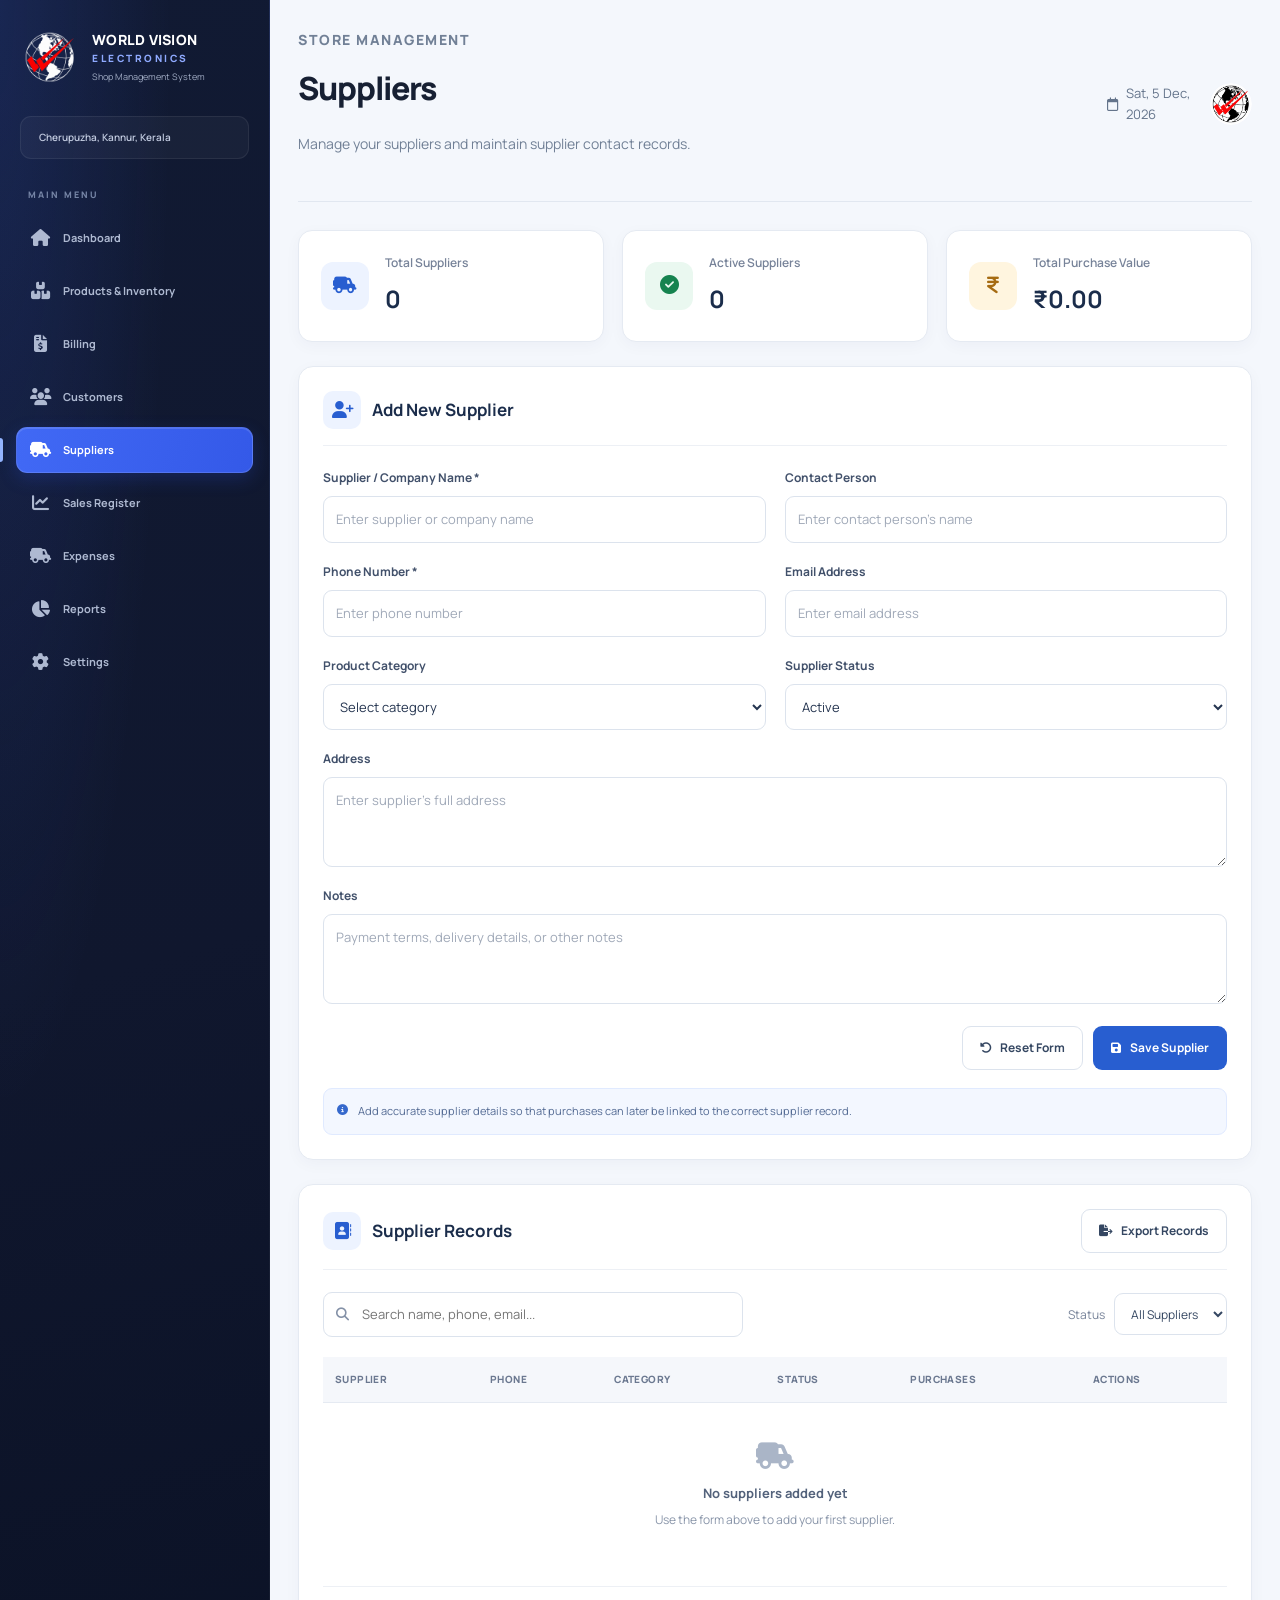
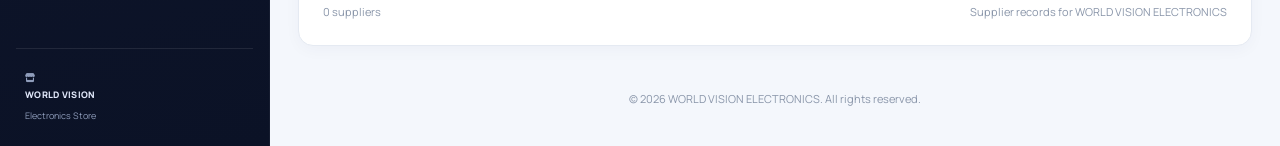
<file: suppliers.html>
<!DOCTYPE html>
<html lang="en">
<head>
    <meta charset="UTF-8">
    <meta name="viewport" content="width=device-width, initial-scale=1.0">
    <title>Suppliers | WORLD VISION ELECTRONICS</title>

    <link rel="stylesheet" href="style.css">
    <link rel="stylesheet"
          href="https://cdnjs.cloudflare.com/ajax/libs/font-awesome/6.5.2/css/all.min.css">

    <style>
        /* SUPPLIERS PAGE */
        .suppliers-page {
            width: 100%;
            max-width: 1600px;
            min-width: 0;
            margin: 0 auto;
        }

        .supplier-summary-grid {
            display: grid;
            grid-template-columns: repeat(3, minmax(0, 1fr));
            gap: 18px;
            margin: 24px 0;
        }

        .supplier-summary-card {
            display: flex;
            align-items: center;
            gap: 16px;
            min-width: 0;
            padding: 22px;
            background: #fff;
            border: 1px solid #e5eaf2;
            border-radius: 14px;
            box-shadow: 0 4px 16px rgba(20, 39, 75, 0.035);
        }

        .supplier-summary-icon {
            display: flex;
            align-items: center;
            justify-content: center;
            width: 48px;
            height: 48px;
            flex-shrink: 0;
            border-radius: 12px;
            background: #edf3ff;
            color: #285ed0;
            font-size: 19px;
        }

        .supplier-summary-card:nth-child(2) .supplier-summary-icon {
            color: #16834f;
            background: #eaf8f0;
        }

        .supplier-summary-card:nth-child(3) .supplier-summary-icon {
            color: #a66b12;
            background: #fff5df;
        }

        .supplier-summary-info {
            min-width: 0;
        }

        .supplier-summary-info p {
            margin: 0 0 7px;
            color: #778399;
            font-size: 12px;
            font-weight: 600;
        }

        .supplier-summary-info h3 {
            margin: 0;
            color: #1b2d4b;
            font-size: 24px;
            overflow-wrap: anywhere;
        }

        .supplier-content-card {
            min-width: 0;
            margin-bottom: 24px;
            padding: 24px;
            background: #fff;
            border: 1px solid #e5eaf2;
            border-radius: 15px;
            box-shadow: 0 4px 16px rgba(20, 39, 75, 0.035);
        }

        .supplier-card-heading {
            display: flex;
            align-items: center;
            justify-content: space-between;
            flex-wrap: wrap;
            gap: 12px;
            margin-bottom: 22px;
            padding-bottom: 16px;
            border-bottom: 1px solid #edf0f5;
        }

        .supplier-card-title {
            display: flex;
            align-items: center;
            gap: 11px;
            color: #1b2d4b;
            font-size: 17px;
            font-weight: 700;
        }

        .supplier-card-title i {
            display: flex;
            align-items: center;
            justify-content: center;
            width: 38px;
            height: 38px;
            border-radius: 10px;
            background: #edf3ff;
            color: #285ed0;
        }

        .supplier-form-grid {
            display: grid;
            grid-template-columns: repeat(2, minmax(0, 1fr));
            gap: 19px;
        }

        .supplier-field {
            min-width: 0;
        }

        .supplier-field.full-width {
            grid-column: 1 / -1;
        }

        .supplier-field label {
            display: block;
            margin-bottom: 8px;
            color: #42516b;
            font-size: 12px;
            font-weight: 700;
        }

        .supplier-field input,
        .supplier-field select,
        .supplier-field textarea {
            display: block;
            width: 100%;
            min-width: 0;
            box-sizing: border-box;
            padding: 12px;
            min-height: 44px;
            border: 1px solid #dce3ed;
            border-radius: 9px;
            background: #fff;
            color: #253550;
            font-family: inherit;
            font-size: 13px;
            outline: none;
        }

        .supplier-field textarea {
            min-height: 85px;
            resize: vertical;
        }

        .supplier-field input:focus,
        .supplier-field select:focus,
        .supplier-field textarea:focus {
            border-color: #4778e8;
            box-shadow: 0 0 0 3px rgba(71, 120, 232, 0.10);
        }

        .supplier-field input::placeholder,
        .supplier-field textarea::placeholder {
            color: #a0a9b8;
        }

        .supplier-form-actions {
            display: flex;
            justify-content: flex-end;
            flex-wrap: wrap;
            gap: 10px;
            margin-top: 22px;
        }

        .supplier-btn {
            display: inline-flex;
            align-items: center;
            justify-content: center;
            gap: 8px;
            min-height: 42px;
            padding: 11px 17px;
            border: 1px solid transparent;
            border-radius: 9px;
            font-family: inherit;
            font-size: 12px;
            font-weight: 700;
            cursor: pointer;
            transition: 0.2s ease;
        }

        .supplier-btn-primary {
            background: #285ed0;
            color: #fff;
        }

        .supplier-btn-primary:hover {
            background: #1949b2;
        }

        .supplier-btn-secondary {
            background: #fff;
            border-color: #dce3ed;
            color: #354762;
        }

        .supplier-btn-secondary:hover {
            background: #f5f7fb;
        }

        .supplier-toolbar {
            display: flex;
            justify-content: space-between;
            align-items: center;
            flex-wrap: wrap;
            gap: 14px;
            margin-bottom: 20px;
        }

        .supplier-search {
            position: relative;
            flex: 1;
            min-width: 220px;
            max-width: 420px;
        }

        .supplier-search i {
            position: absolute;
            left: 13px;
            top: 50%;
            transform: translateY(-50%);
            color: #8491a7;
            pointer-events: none;
        }

        .supplier-search input {
            width: 100%;
            min-width: 0;
            box-sizing: border-box;
            min-height: 43px;
            padding: 11px 12px 11px 38px;
            border: 1px solid #dce3ed;
            border-radius: 9px;
            font-family: inherit;
            font-size: 13px;
            outline: none;
        }

        .supplier-search input:focus {
            border-color: #4778e8;
        }

        .supplier-filter {
            display: flex;
            align-items: center;
            gap: 9px;
            color: #778399;
            font-size: 12px;
        }

        .supplier-filter select {
            min-height: 42px;
            padding: 10px 12px;
            border: 1px solid #dce3ed;
            border-radius: 9px;
            background: #fff;
            color: #354762;
            font-family: inherit;
            font-size: 12px;
        }

        .supplier-table-wrap {
            width: 100%;
            overflow-x: auto;
        }

        .supplier-table {
            width: 100%;
            border-collapse: collapse;
            white-space: nowrap;
            font-size: 12px;
        }

        .supplier-table th {
            padding: 14px 12px;
            background: #f5f7fb;
            border-bottom: 1px solid #e5eaf2;
            color: #6b7890;
            text-align: left;
            text-transform: uppercase;
            letter-spacing: 0.4px;
            font-size: 10px;
            font-weight: 800;
        }

        .supplier-table td {
            padding: 15px 12px;
            color: #34445e;
            border-bottom: 1px solid #edf0f5;
            vertical-align: middle;
        }

        .supplier-table tbody tr:last-child td {
            border-bottom: none;
        }

        .supplier-name-cell {
            display: flex;
            align-items: center;
            gap: 10px;
        }

        .supplier-avatar {
            display: flex;
            align-items: center;
            justify-content: center;
            width: 36px;
            height: 36px;
            flex-shrink: 0;
            border-radius: 10px;
            background: #edf3ff;
            color: #285ed0;
            font-weight: 800;
        }

        .supplier-name-text {
            color: #253550;
            font-weight: 700;
        }

        .supplier-email-text {
            display: block;
            margin-top: 4px;
            color: #8995a9;
            font-size: 11px;
        }

        .supplier-status {
            display: inline-block;
            padding: 6px 10px;
            border-radius: 20px;
            background: #eaf8f0;
            color: #16804d;
            font-size: 10px;
            font-weight: 800;
        }

        .supplier-status.inactive {
            background: #fff0f0;
            color: #c43c43;
        }

        .supplier-empty-state {
            padding: 38px 15px !important;
            text-align: center;
            white-space: normal;
            color: #8995a9 !important;
        }

        .supplier-empty-state i {
            display: block;
            margin-bottom: 12px;
            font-size: 30px;
            color: #aab5c7;
        }

        .supplier-empty-state strong {
            display: block;
            margin-bottom: 6px;
            color: #53627b;
            font-size: 13px;
        }

        .supplier-empty-state span {
            font-size: 12px;
        }

        .supplier-table-footer {
            display: flex;
            justify-content: space-between;
            flex-wrap: wrap;
            gap: 10px;
            margin-top: 18px;
            padding-top: 16px;
            border-top: 1px solid #edf0f5;
            color: #8995a9;
            font-size: 11px;
        }

        .supplier-help-note {
            display: flex;
            align-items: flex-start;
            gap: 10px;
            margin-top: 18px;
            padding: 13px;
            border: 1px solid #e0eaff;
            border-radius: 9px;
            background: #f3f7ff;
            color: #546b94;
            font-size: 11px;
            line-height: 1.7;
        }

        .supplier-help-note i {
            margin-top: 3px;
            color: #3568cc;
        }

        @media (max-width: 1100px) {
            .supplier-summary-grid {
                grid-template-columns: repeat(2, minmax(0, 1fr));
            }
        }

        @media (max-width: 700px) {
            .supplier-summary-grid {
                grid-template-columns: minmax(0, 1fr);
                gap: 12px;
            }

            .supplier-content-card {
                padding: 16px;
            }

            .supplier-form-grid {
                grid-template-columns: minmax(0, 1fr);
                gap: 14px;
            }

            .supplier-field.full-width {
                grid-column: auto;
            }

            .supplier-toolbar {
                align-items: stretch;
            }

            .supplier-search {
                max-width: none;
                min-width: 0;
                flex-basis: 100%;
            }

            .supplier-filter {
                justify-content: space-between;
            }

            .supplier-form-actions .supplier-btn {
                flex: 1;
            }
        }
    </style>
</head>

<body>

    <!-- SHARED SIDEBAR -->
    <aside class="sidebar">

        <div class="brand">
            <div class="brand-mark">
                <img src="logo.png"
                     alt="WORLD VISION ELECTRONICS Logo">
            </div>

            <div class="brand-text">
                <h2>WORLD VISION</h2>
                <span>ELECTRONICS</span>
                <small>Shop Management System</small>
            </div>
        </div>

        <div class="location">
            <i class=""></i>
            Cherupuzha, Kannur, Kerala
        </div>

        <p class="nav-heading">MAIN MENU</p>

        <nav class="main-navigation">

            <a href="index.html" class="nav-link">
                <span class="nav-icon">
                    <i class="fa-solid fa-house"></i>
                </span>
                <span>Dashboard</span>
            </a>

            <a href="products.html" class="nav-link">
                <span class="nav-icon">
                    <i class="fa-solid fa-boxes-stacked"></i>
                </span>
                <span>Products & Inventory</span>
            </a>

            <a href="billing.html" class="nav-link">
                <span class="nav-icon">
                    <i class="fa-solid fa-file-invoice-dollar"></i>
                </span>
                <span>Billing</span>
            </a>


            <a href="customers.html" class="nav-link">
                <span class="nav-icon">
                    <i class="fa-solid fa-users"></i>
                </span>
                <span>Customers</span>
            </a>

            <a href="suppliers.html"
               class="nav-link active"
               aria-current="page">
                <span class="nav-icon">
                    <i class="fa-solid fa-truck-field"></i>
                </span>
                <span>Suppliers</span>
            </a>

            <a href="sales.html" class="nav-link">
                <span class="nav-icon">
                    <i class="fa-solid fa-chart-line"></i>
                </span>
                <span>Sales Register</span>
            </a>

            <a href="expenses.html" class="nav-link">
                <span class="nav-icon"><i class="fa-solid fa-truck-field"></i></span>
                <span>Expenses</span>
            </a>
            
            <a href="reports.html" class="nav-link">
                <span class="nav-icon">
                    <i class="fa-solid fa-chart-pie"></i>
                </span>
                <span>Reports</span>
            </a>
        
            <a href="settings.html" class="nav-link">
                <span class="nav-icon">
                    <i class="fa-solid fa-gear"></i>
                </span>
                <span>Settings</span>
            </a>

        </nav>

        <div class="sidebar-footer">
            <div class="sidebar-footer-icon">
                <i class="fa-solid fa-store"></i>
            </div>

            <div>
                <strong>WORLD VISION</strong>
                <small>Electronics Store</small>
            </div>
        </div>

    </aside>

    <!-- MAIN CONTENT -->
    <main class="main-content">

        <!-- SHARED PAGE HEADER -->
        <header class="topbar">
            <div class="page-heading">
                <p class="eyebrow">STORE MANAGEMENT</p>
                <h1>Suppliers</h1>
                <p class="page-subtitle">
                    Manage your suppliers and maintain supplier contact records.
                </p>
            </div>

            <div class="topbar-right">
                <div class="topbar-date">
                    <i class="fa-regular fa-calendar"></i>
                    <span id="current-date">Loading date...</span>
                </div>

               <div class="user-avatar">
    <img src="mylogo.png" alt="WORLD VISION ELECTRONICS">
</div>
        </header>

        <div class="suppliers-page">

            <!-- SUMMARY CARDS -->
            <section class="supplier-summary-grid">

                <div class="supplier-summary-card">
                    <div class="supplier-summary-icon">
                        <i class="fa-solid fa-truck-field"></i>
                    </div>

                    <div class="supplier-summary-info">
                        <p>Total Suppliers</p>
                        <h3 id="total-suppliers">0</h3>
                    </div>
                </div>

                <div class="supplier-summary-card">
                    <div class="supplier-summary-icon">
                        <i class="fa-solid fa-circle-check"></i>
                    </div>

                    <div class="supplier-summary-info">
                        <p>Active Suppliers</p>
                        <h3 id="active-suppliers">0</h3>
                    </div>
                </div>

                <div class="supplier-summary-card">
                    <div class="supplier-summary-icon">
                        <i class="fa-solid fa-indian-rupee-sign"></i>
                    </div>

                    <div class="supplier-summary-info">
                        <p>Total Purchase Value</p>
                        <h3 id="supplier-purchase-value">₹0.00</h3>
                    </div>
                </div>

            </section>

            <!-- ADD / EDIT SUPPLIER FORM -->
            <section class="supplier-content-card">

                <div class="supplier-card-heading">
                    <div class="supplier-card-title">
                        <i class="fa-solid fa-user-plus"></i>
                        <span id="supplier-form-heading">Add New Supplier</span>
                    </div>
                </div>

                <form id="supplier-form" autocomplete="off">

                    <input type="hidden" id="supplier-id" name="supplierId">

                    <div class="supplier-form-grid">

                        <div class="supplier-field">
                            <label for="supplier-name">Supplier / Company Name *</label>
                            <input
                                type="text"
                                id="supplier-name"
                                name="supplierName"
                                placeholder="Enter supplier or company name"
                                required>
                        </div>

                        <div class="supplier-field">
                            <label for="supplier-contact-person">Contact Person</label>
                            <input
                                type="text"
                                id="supplier-contact-person"
                                name="contactPerson"
                                placeholder="Enter contact person's name">
                        </div>

                        <div class="supplier-field">
                            <label for="supplier-phone">Phone Number *</label>
                            <input
                                type="tel"
                                id="supplier-phone"
                                name="phone"
                                placeholder="Enter phone number"
                                autocomplete="tel"
                                required>
                        </div>

                        <div class="supplier-field">
                            <label for="supplier-email">Email Address</label>
                            <input
                                type="email"
                                id="supplier-email"
                                name="email"
                                placeholder="Enter email address"
                                autocomplete="email">
                        </div>

                        <div class="supplier-field">
                            <label for="supplier-category">Product Category</label>
                            <select id="supplier-category" name="category">
                                <option value="">Select category</option>
                                <option value="Electronics">Electronics</option>
                                <option value="Mobile Accessories">Mobile Accessories</option>
                                <option value="Computer Accessories">Computer Accessories</option>
                                <option value="Cables and Connectors">Cables and Connectors</option>
                                <option value="Electrical Items">Electrical Items</option>
                                <option value="Other">Other</option>
                            </select>
                        </div>

                        <div class="supplier-field">
                            <label for="supplier-status">Supplier Status</label>
                            <select id="supplier-status" name="status">
                                <option value="Active">Active</option>
                                <option value="Inactive">Inactive</option>
                            </select>
                        </div>

                        <div class="supplier-field full-width">
                            <label for="supplier-address">Address</label>
                            <textarea
                                id="supplier-address"
                                name="address"
                                placeholder="Enter supplier's full address"
                                rows="3"></textarea>
                        </div>

                        <div class="supplier-field full-width">
                            <label for="supplier-notes">Notes</label>
                            <textarea
                                id="supplier-notes"
                                name="notes"
                                placeholder="Payment terms, delivery details, or other notes"
                                rows="3"></textarea>
                        </div>

                    </div>

                    <div class="supplier-form-actions">

                        <button
                            type="reset"
                            class="supplier-btn supplier-btn-secondary"
                            id="reset-supplier-btn">
                            <i class="fa-solid fa-rotate-left"></i>
                            Reset Form
                        </button>

                        <button
                            type="submit"
                            class="supplier-btn supplier-btn-primary"
                            id="save-supplier-btn">
                            <i class="fa-solid fa-floppy-disk"></i>
                            Save Supplier
                        </button>

                    </div>

                </form>

                <div class="supplier-help-note">
                    <i class="fa-solid fa-circle-info"></i>
                    <span>
                        Add accurate supplier details so that purchases can later
                        be linked to the correct supplier record.
                    </span>
                </div>

            </section>

            <!-- SUPPLIER RECORDS -->
            <section class="supplier-content-card">

                <div class="supplier-card-heading">
                    <div class="supplier-card-title">
                        <i class="fa-solid fa-address-book"></i>
                        <span>Supplier Records</span>
                    </div>

                    <button
                        type="button"
                        class="supplier-btn supplier-btn-secondary"
                        id="export-suppliers-btn">
                        <i class="fa-solid fa-file-export"></i>
                        Export Records
                    </button>
                </div>

                <div class="supplier-toolbar">

                    <div class="supplier-search">
                        <i class="fa-solid fa-magnifying-glass"></i>
                        <input
                            type="search"
                            id="supplier-search"
                            placeholder="Search name, phone, email..."
                            aria-label="Search suppliers">
                    </div>

                    <div class="supplier-filter">
                        <label for="supplier-status-filter">Status</label>

                        <select id="supplier-status-filter">
                            <option value="">All Suppliers</option>
                            <option value="Active">Active</option>
                            <option value="Inactive">Inactive</option>
                        </select>
                    </div>

                </div>

                <div class="supplier-table-wrap">

                    <table class="supplier-table">

                        <thead>
                            <tr>
                                <th>Supplier</th>
                                <th>Phone</th>
                                <th>Category</th>
                                <th>Status</th>
                                <th>Purchases</th>
                                <th>Actions</th>
                            </tr>
                        </thead>

                        <tbody id="suppliers-table-body">

                            <tr>
                                <td colspan="6" class="supplier-empty-state">
                                    <i class="fa-solid fa-truck-field"></i>
                                    <strong>No suppliers added yet</strong>
                                    <span>
                                        Use the form above to add your first supplier.
                                    </span>
                                </td>
                            </tr>

                        </tbody>

                    </table>

                </div>

                <div class="supplier-table-footer">
                    <span id="supplier-record-count">0 suppliers</span>
                    <span>Supplier records for WORLD VISION ELECTRONICS</span>
                </div>

            </section>

            <footer style="text-align:center; color:#8995a9; font-size:11px; padding:20px 0 10px;">
                © <span id="footer-year">2026</span>
                WORLD VISION ELECTRONICS. All rights reserved.
            </footer>

        </div>

    </main>

    <!--
        The shared script.js will be added after all 10 HTML pages
        are completed. Supplier saving, editing, deleting, searching,
        export, and purchase integration will be connected then.
    -->
<script src="suppliers.js"></script>
</body>
</html>
</file>
<file: style.css>
@import url('https://fonts.googleapis.com/css2?family=Manrope:wght@400;500;600;700;800&display=swap');

/* ==========================================
   1. DESIGN SYSTEM
========================================== */

:root {
    --navy: #10172e;
    --navy-light: #182442;
    --navy-hover: #202f53;

    --blue: #4169f5;
    --blue-dark: #2f50dc;
    --blue-light: #edf1ff;

    --background: #f3f5fb;
    --surface: #ffffff;

    --text: #17213a;
    --muted: #7c879f;
    --border: #e6eaf2;

    --green: #159d72;
    --orange: #e79a32;
    --purple: #8158e8;
    --red: #e34d5b;

    --sidebar-width: 270px;

    --radius: 16px;
    --shadow: 0 8px 30px rgba(24, 36, 66, 0.055);
    --shadow-hover: 0 14px 35px rgba(24, 36, 66, 0.10);
}

* {
    box-sizing: border-box;
    margin: 0;
    padding: 0;
}

html {
    scroll-behavior: smooth;
}

body {
    font-family: 'Manrope', Arial, sans-serif;
    background: var(--background);
    color: var(--text);
    font-size: 13px;
    line-height: 1.65;
    min-height: 100vh;
    -webkit-font-smoothing: antialiased;
}

button,
input,
select,
textarea {
    font: inherit;
}

button,
a {
    -webkit-tap-highlight-color: transparent;
}

button {
    cursor: pointer;
}

a {
    text-decoration: none;
    color: inherit;
}

img {
    max-width: 100%;
}

/* ==========================================
   2. APPLICATION LAYOUT
========================================== */

.app-container {
    display: flex;
    align-items: stretch;
    min-height: 100vh;
    width: 100%;
}

.main-content {
    flex: 1;
    min-width: 0;
    padding: 32px;
    overflow-x: hidden;
}

/* ==========================================
   3. PREMIUM NAVIGATION SIDEBAR
   SAME DESIGN ON ALL 10 PAGES
========================================== */

.sidebar {
    flex: 0 0 var(--sidebar-width);
    width: var(--sidebar-width);
    min-width: var(--sidebar-width);
    min-height: 100vh;

    position: relative;
    isolation: isolate;

    display: flex;
    flex-direction: column;

    padding: 25px 16px 18px;

    color: #ffffff;
    background:
        radial-gradient(
            ellipse at 0% 0%,
            rgba(65, 105, 245, 0.16),
            transparent 45%
        ),
        linear-gradient(
            165deg,
            #111a33 0%,
            #10172e 55%,
            #0b1226 100%
        );

    border-right: 1px solid rgba(255, 255, 255, 0.045);
}

/* Brand section */

.brand {
    display: flex;
    align-items: center;
    gap: 13px;

    min-height: 64px;
    margin: 0 5px 27px;
}

.brand-mark {
    width: 58px;
    height: 58px;
    min-width: 58px;

    display: flex;
    align-items: center;
    justify-content: center;

    background: transparent;
    border: none;
    border-radius: 0;
    padding: 0;
}

.brand-mark img {
    display: block;
    width: 100%;
    height: 100%;

    object-fit: contain;

    background: transparent;
    border: none;
    border-radius: 0;
    padding: 0;
}

.brand-text {
    min-width: 0;
}

.brand-text h2 {
    color: #ffffff;
    font-size: 14px;
    font-weight: 800;
    letter-spacing: 0.25px;
    line-height: 1.5;
    white-space: nowrap;
}

.brand-text span {
    display: block;
    color: #8faaff;
    font-size: 10px;
    font-weight: 800;
    letter-spacing: 2.5px;
}

.brand-text small {
    display: block;
    margin-top: 4px;
    color: #a0abc3;
    font-size: 9px;
    white-space: nowrap;
}

/* Location information */

.location {
    display: flex;
    align-items: flex-start;
    gap: 7px;

    margin: 0 4px 29px;
    padding: 12px 11px;

    border: 1px solid rgba(255, 255, 255, 0.07);
    border-radius: 11px;

    background: rgba(255, 255, 255, 0.035);

    color: #c2cbe0;
    font-size: 10px;
    font-weight: 600;
    line-height: 1.7;
}

.location span {
    flex-shrink: 0;
}

/* Menu heading */

.nav-heading {
    padding: 0 12px;
    margin-bottom: 12px;

    color: #7584a5;
    font-size: 9px;
    font-weight: 800;
    letter-spacing: 2px;
}

/* Navigation list */

.main-navigation,
.sidebar nav {
    display: flex;
    flex-direction: column;
    gap: 7px;
    width: 100%;
}

/* All navigation buttons */

.nav-link {
    position: relative;

    display: flex;
    align-items: center;
    gap: 12px;

    width: 100%;
    min-height: 46px;

    padding: 12px 13px;

    color: #aeb9d1;
    background: transparent;

    border: 1px solid transparent;
    border-radius: 11px;

    text-align: left;
    font-size: 11px;
    font-weight: 700;
    line-height: 1.5;

    transition:
        background 0.22s ease,
        color 0.22s ease,
        border-color 0.22s ease,
        transform 0.22s ease,
        box-shadow 0.22s ease;
}

/* Icon area */

.nav-icon {
    width: 21px;
    min-width: 21px;

    display: inline-flex;
    align-items: center;
    justify-content: center;

    font-size: 17px;
    line-height: 1;

    transition: transform 0.22s ease;
}

.nav-link > span:not(.nav-icon) {
    flex: 1;
}

/* Hover */

.nav-link:hover {
    color: #ffffff;
    background: rgba(255, 255, 255, 0.065);
    border-color: rgba(255, 255, 255, 0.055);
    transform: translateX(3px);
}

.nav-link:hover .nav-icon {
    transform: scale(1.08);
}

/* Active page */

.nav-link.active {
    color: #ffffff;

    background: linear-gradient(
        105deg,
        #4169f5 0%,
        #3459e8 100%
    );

    border-color: rgba(255, 255, 255, 0.13);

    box-shadow:
        0 6px 18px rgba(40, 79, 221, 0.24),
        inset 0 1px 0 rgba(255, 255, 255, 0.13);
}

.nav-link.active::before {
    content: "";

    position: absolute;
    left: -17px;
    top: 10px;
    bottom: 10px;

    width: 3px;

    background: #93b4ff;
    border-radius: 0 5px 5px 0;
}

.nav-link.active:hover {
    color: #ffffff;
    background: linear-gradient(
        105deg,
        #4d73ff 0%,
        #3c60f0 100%
    );
    transform: translateX(2px);
}

/* Keyboard accessibility */

.nav-link:focus-visible,
button:focus-visible,
a:focus-visible,
input:focus-visible,
select:focus-visible,
textarea:focus-visible {
    outline: 2px solid #91afff;
    outline-offset: 3px;
}

/* Sidebar footer */

.sidebar-footer {
    margin-top: auto;
    padding: 20px 9px 4px;

    border-top: 1px solid rgba(255, 255, 255, 0.09);

    color: #8f9dbb;
    font-size: 9px;
    line-height: 1.9;
}

.sidebar-footer strong {
    display: block;
    color: #e1e8fa;
    font-size: 9px;
    font-weight: 800;
    letter-spacing: 0.3px;
}

.sidebar-footer small {
    display: block;
    margin-top: 4px;
    font-size: 9px;
}

/* ==========================================
   4. PAGE HEADER
========================================== */

.topbar {
    display: flex;
    justify-content: space-between;
    align-items: center;
    gap: 22px;

    margin-bottom: 30px;
}

.page-heading {
    min-width: 0;
}

.eyebrow {
    margin-bottom: 7px;

    color: var(--blue);
    font-size: 9px;
    font-weight: 800;
    letter-spacing: 2px;
}

.page-heading h1 {
    color: #17213a;
    font-size: clamp(25px, 3vw, 32px);
    font-weight: 800;
    line-height: 1.3;
    letter-spacing: -1px;
}

.page-subtitle {
    margin-top: 8px;
    color: var(--muted);
    font-size: 11px;
    line-height: 1.8;
}

.topbar-actions {
    display: flex;
    align-items: center;
    gap: 12px;
    flex-shrink: 0;
}

.date-display {
    padding: 10px 14px;

    color: #64718a;
    background: #ffffff;

    border: 1px solid var(--border);
    border-radius: 10px;

    font-size: 10px;
    font-weight: 700;

    box-shadow: 0 3px 12px rgba(24, 36, 66, 0.025);
}

.profile-badge {
    display: grid;
    place-items: center;

    width: 42px;
    height: 42px;
    min-width: 42px;

    border-radius: 13px;

    color: #ffffff;
    background: linear-gradient(145deg, #263d75, #111d3d);

    font-size: 12px;
    font-weight: 800;

    box-shadow: 0 5px 14px rgba(17, 29, 61, 0.15);
}

/* ==========================================
   5. WELCOME BANNER
========================================== */

.welcome-banner {
    position: relative;
    isolation: isolate;
    overflow: hidden;

    display: flex;
    align-items: center;
    justify-content: space-between;
    gap: 24px;

    min-height: 225px;
    padding: 34px;

    margin-bottom: 33px;

    color: #ffffff;

    background:
        radial-gradient(
            circle at 90% 10%,
            rgba(128, 157, 255, 0.25),
            transparent 30%
        ),
        linear-gradient(115deg, #111d3d, #244bb5);

    border: 1px solid rgba(255, 255, 255, 0.1);
    border-radius: 20px;

    box-shadow: 0 14px 35px rgba(28, 55, 130, 0.13);
}

.welcome-banner::after {
    content: "";
    position: absolute;
    z-index: -1;

    width: 250px;
    height: 250px;

    right: 90px;
    top: -145px;

    border: 1px solid rgba(255, 255, 255, 0.09);
    border-radius: 50%;
}

.welcome-content {
    position: relative;
    z-index: 1;
    max-width: 610px;
}

.welcome-label {
    color: #bdccff;
    font-size: 9px;
    font-weight: 800;
    letter-spacing: 2px;
}

.welcome-content h2 {
    margin: 12px 0;

    font-size: clamp(26px, 3vw, 34px);
    font-weight: 800;
    line-height: 1.3;
    letter-spacing: -0.8px;
}

.welcome-content p {
    max-width: 520px;
    margin-bottom: 24px;

    color: #d4defb;
    font-size: 11px;
    line-height: 2;
}

.welcome-art {
    display: flex;
    align-items: center;
    justify-content: center;
    min-width: 145px;
}

.art-circle {
    display: flex;
    flex-direction: column;
    align-items: center;
    justify-content: center;

    width: 135px;
    height: 135px;

    border: 1px solid rgba(255, 255, 255, 0.2);
    border-radius: 50%;

    background: rgba(255, 255, 255, 0.07);

    box-shadow: inset 0 0 30px rgba(255, 255, 255, 0.025);

    transform: rotate(-8deg);
}

.art-circle span {
    font-size: 48px;
    font-weight: 800;
    line-height: 1;
}

.art-circle small {
    margin-top: 7px;
    color: #c2d2ff;
    font-size: 10px;
    font-weight: 800;
    letter-spacing: 5px;
}

/* ==========================================
   6. BUTTONS
========================================== */

.primary-button,
.secondary-button,
.danger-button,
.success-button {
    display: inline-flex;
    align-items: center;
    justify-content: center;
    gap: 8px;

    min-height: 41px;
    padding: 11px 17px;

    border: 1px solid transparent;
    border-radius: 10px;

    font-size: 11px;
    font-weight: 800;

    transition:
        transform 0.2s ease,
        background 0.2s ease,
        box-shadow 0.2s ease;
}

.primary-button {
    color: #ffffff;
    background: linear-gradient(110deg, #4169f5, #3456dc);
    box-shadow: 0 5px 13px rgba(48, 83, 219, 0.18);
}

.primary-button:hover {
    background: #2f50dc;
    box-shadow: 0 7px 17px rgba(48, 83, 219, 0.24);
    transform: translateY(-2px);
}

.welcome-banner .primary-button {
    color: #17213a;
    background: #ffffff;
    box-shadow: none;
}

.welcome-banner .primary-button:hover {
    background: #eaf0ff;
}

.secondary-button {
    color: var(--text);
    background: #ffffff;
    border-color: var(--border);
}

.secondary-button:hover {
    background: #f0f4ff;
    border-color: #c8d5ff;
}

.danger-button {
    color: #c83442;
    background: #fff0f1;
    border-color: #ffdadd;
}

.danger-button:hover {
    background: #ffe2e5;
}

.success-button {
    color: #ffffff;
    background: #159d72;
}

.success-button:hover {
    background: #0f805c;
}

.text-link {
    color: var(--blue);
    font-size: 10px;
    font-weight: 800;
}

.text-link:hover {
    text-decoration: underline;
}

/* ==========================================
   7. SECTION HEADINGS
========================================== */

.section-block {
    margin-bottom: 32px;
}

.section-heading {
    display: flex;
    align-items: center;
    justify-content: space-between;
    gap: 15px;

    margin-bottom: 17px;
}

.section-heading h2 {
    color: var(--text);
    font-size: 15px;
    font-weight: 800;
    letter-spacing: -0.25px;
}

.section-heading p {
    margin-top: 5px;
    color: var(--muted);
    font-size: 10px;
}

.status-chip {
    display: inline-flex;
    align-items: center;
    gap: 6px;

    padding: 7px 11px;

    border: 1px solid #d5f1e2;
    border-radius: 20px;

    color: #13845c;
    background: #edfaf3;

    font-size: 9px;
    font-weight: 800;
    white-space: nowrap;
}

/* ==========================================
   8. STATISTIC CARDS
========================================== */

.stats-grid {
    display: grid;
    grid-template-columns: repeat(4, minmax(0, 1fr));
    gap: 17px;
}

.stat-card {
    position: relative;
    overflow: hidden;

    min-width: 0;
    padding: 21px;

    background: #ffffff;
    border: 1px solid var(--border);
    border-radius: 16px;

    box-shadow: var(--shadow);

    transition:
        transform 0.22s ease,
        box-shadow 0.22s ease,
        border-color 0.22s ease;
}

.stat-card:hover {
    transform: translateY(-4px);
    border-color: #d6def4;
    box-shadow: var(--shadow-hover);
}

.stat-top {
    display: flex;
    align-items: center;
    justify-content: space-between;
    gap: 9px;
}

.stat-label {
    color: #7c879f;
    font-size: 10px;
    font-weight: 700;
}

.stat-icon {
    display: grid;
    place-items: center;

    width: 39px;
    height: 39px;
    min-width: 39px;

    border-radius: 12px;

    font-size: 16px;
    font-weight: 800;
}

.stat-card h3 {
    margin-top: 17px;

    color: #18233c;
    font-size: clamp(20px, 2vw, 27px);
    font-weight: 800;
    line-height: 1.35;

    overflow-wrap: anywhere;
}

.stat-card > p {
    margin-top: 7px;
    color: #8a94a9;
    font-size: 10px;
}

/* Color themes */

.blue-icon {
    color: #315be7;
    background: #edf1ff;
}

.green-icon {
    color: #159568;
    background: #e8f8f0;
}

.purple-icon {
    color: #7954d7;
    background: #f1ebff;
}

.orange-icon {
    color: #d58a20;
    background: #fff4e3;
}

.red-icon {
    color: #d94050;
    background: #ffedef;
}

/* ==========================================
   9. QUICK ACTIONS
========================================== */

.quick-actions-grid {
    display: grid;
    grid-template-columns: repeat(2, minmax(0, 1fr));
    gap: 15px;
}

.quick-action-card {
    display: flex;
    align-items: center;
    gap: 14px;

    min-width: 0;
    padding: 19px;

    background: #ffffff;
    border: 1px solid var(--border);
    border-radius: 15px;

    box-shadow: 0 4px 15px rgba(24, 36, 66, 0.025);

    transition:
        transform 0.22s ease,
        box-shadow 0.22s ease,
        border-color 0.22s ease;
}

.quick-action-card:hover {
    transform: translateY(-3px);
    border-color: #cbd7ff;
    box-shadow: var(--shadow-hover);
}

.quick-action-icon {
    display: grid;
    place-items: center;

    width: 46px;
    height: 46px;
    min-width: 46px;

    border-radius: 13px;
    font-size: 19px;
}

.quick-action-card > div {
    flex: 1;
    min-width: 0;
}

.quick-action-card h3 {
    color: #202a43;
    font-size: 11px;
    font-weight: 800;
}

.quick-action-card p {
    margin-top: 5px;
    color: var(--muted);
    font-size: 10px;
    line-height: 1.7;
}

.action-arrow {
    color: #8793aa;
    font-size: 19px;
    transition: transform 0.2s ease;
}

.quick-action-card:hover .action-arrow {
    color: var(--blue);
    transform: translateX(3px);
}

/* ==========================================
   10. CONTENT PANELS
========================================== */

.content-card,
.panel,
.form-card {
    min-width: 0;
    padding: 23px;
    margin-bottom: 22px;

    background: #ffffff;
    border: 1px solid var(--border);
    border-radius: 16px;

    box-shadow: var(--shadow);
}

.card-heading {
    display: flex;
    align-items: center;
    justify-content: space-between;
    gap: 12px;
    margin-bottom: 20px;
}

.card-heading h2,
.card-heading h3 {
    color: var(--text);
    font-size: 14px;
    font-weight: 800;
}

.card-heading p {
    margin-top: 5px;
    color: var(--muted);
    font-size: 10px;
}

.content-grid {
    display: grid;
    grid-template-columns: repeat(2, minmax(0, 1fr));
    gap: 20px;
}

/* ==========================================
   11. TABLES
========================================== */

.table-container {
    width: 100%;
    overflow-x: auto;

    background: #ffffff;
    border: 1px solid var(--border);
    border-radius: 14px;

    box-shadow: var(--shadow);
}

.data-table {
    width: 100%;
    min-width: 600px;

    border-collapse: separate;
    border-spacing: 0;

    text-align: left;
}

.data-table thead {
    background: #f7f9fd;
}

.data-table th {
    padding: 15px 17px;

    color: #748099;
    font-size: 9px;
    font-weight: 800;
    letter-spacing: 0.65px;
    text-transform: uppercase;
    white-space: nowrap;

    border-bottom: 1px solid var(--border);
}

.data-table td {
    padding: 15px 17px;

    color: #354057;
    font-size: 10px;
    vertical-align: middle;

    border-bottom: 1px solid #edf0f6;
}

.data-table tbody tr:last-child td {
    border-bottom: none;
}

.data-table tbody tr {
    transition: background 0.18s ease;
}

.data-table tbody tr:hover {
    background: #f8faff;
}

.empty-state {
    padding: 32px 16px !important;
    color: var(--muted) !important;
    text-align: center;
}

.empty-state a {
    color: var(--blue);
    font-weight: 800;
}

.empty-state a:hover {
    text-decoration: underline;
}

.table-actions {
    display: flex;
    align-items: center;
    gap: 6px;
    white-space: nowrap;
}

.table-actions button {
    padding: 7px 10px;

    color: #45516b;
    background: #ffffff;

    border: 1px solid var(--border);
    border-radius: 7px;

    font-size: 9px;
    font-weight: 800;
}

.table-actions button:hover {
    color: var(--blue);
    background: #edf1ff;
}

.table-actions .delete-button {
    color: var(--red);
    background: #fff4f4;
    border-color: #ffdddd;
}

/* ==========================================
   12. STATUS BADGES
========================================== */

.badge,
.status-badge {
    display: inline-flex;
    align-items: center;
    justify-content: center;

    padding: 5px 10px;

    border-radius: 20px;

    font-size: 9px;
    font-weight: 800;
    white-space: nowrap;
}

.badge-success {
    color: #13845c;
    background: #e8f8f0;
}

.badge-warning {
    color: #a96a0d;
    background: #fff3df;
}

.badge-danger {
    color: #c83240;
    background: #ffeded;
}

.badge-info {
    color: #315be7;
    background: #edf1ff;
}

.badge-neutral {
    color: #69758d;
    background: #eef1f6;
}

/* ==========================================
   13. FORMS
========================================== */

.form-grid {
    display: grid;
    grid-template-columns: repeat(2, minmax(0, 1fr));
    gap: 18px;
}

.form-grid.three-columns {
    grid-template-columns: repeat(3, minmax(0, 1fr));
}

.form-group {
    display: flex;
    flex-direction: column;
    gap: 8px;
    min-width: 0;
}

.form-group.full-width {
    grid-column: 1 / -1;
}

.form-group label {
    color: #46536d;
    font-size: 10px;
    font-weight: 800;
}

.form-group input,
.form-group select,
.form-group textarea,
.form-control {
    width: 100%;
    min-width: 0;
    min-height: 43px;

    padding: 11px 13px;

    color: var(--text);
    background: #ffffff;

    border: 1px solid #dfe5ef;
    border-radius: 9px;

    font-size: 11px;
    outline: none;

    transition:
        border-color 0.2s ease,
        box-shadow 0.2s ease;
}

.form-group textarea {
    min-height: 100px;
    resize: vertical;
}

.form-group input:focus,
.form-group select:focus,
.form-group textarea:focus,
.form-control:focus {
    border-color: var(--blue);
    box-shadow: 0 0 0 3px rgba(65, 105, 245, 0.09);
}

.form-group input::placeholder,
.form-group textarea::placeholder {
    color: #a0aabd;
}

.form-actions {
    display: flex;
    justify-content: flex-end;
    align-items: center;
    flex-wrap: wrap;
    gap: 10px;
    margin-top: 22px;
}

.search-input {
    width: 100%;
    max-width: 320px;
    min-height: 41px;
    padding: 10px 13px;

    color: var(--text);
    background: #ffffff;

    border: 1px solid var(--border);
    border-radius: 9px;
    outline: none;
}

.search-input:focus {
    border-color: var(--blue);
}

/* ==========================================
   14. TOOLBARS
========================================== */

.toolbar {
    display: flex;
    align-items: center;
    justify-content: space-between;
    flex-wrap: wrap;
    gap: 13px;
    margin-bottom: 20px;
}

.toolbar-left,
.toolbar-right {
    display: flex;
    align-items: center;
    flex-wrap: wrap;
    gap: 10px;
}

.toolbar select,
.toolbar input {
    min-height: 40px;
    padding: 9px 12px;

    color: var(--text);
    background: #ffffff;

    border: 1px solid var(--border);
    border-radius: 9px;

    font-size: 10px;
    outline: none;
}

/* ==========================================
   15. BILLING
========================================== */

.billing-layout {
    display: grid;
    grid-template-columns: minmax(0, 1.5fr) minmax(260px, 0.8fr);
    gap: 21px;
    align-items: start;
}

.billing-summary {
    padding: 23px;

    background: #ffffff;
    border: 1px solid var(--border);
    border-radius: 16px;

    box-shadow: var(--shadow);
}

.summary-row {
    display: flex;
    align-items: center;
    justify-content: space-between;
    gap: 12px;

    padding: 12px 0;

    color: var(--text);
    font-size: 11px;

    border-bottom: 1px solid #edf0f6;
}

.summary-row:last-child {
    border-bottom: none;
}

.summary-row span:first-child {
    color: var(--muted);
}

.summary-row strong {
    font-weight: 800;
}

.summary-total {
    margin-top: 10px;
    padding-top: 17px;

    border-top: 2px solid var(--border);

    font-size: 18px;
    font-weight: 800;
}

.quantity-control {
    display: flex;
    align-items: center;
    gap: 8px;
}

.quantity-control button {
    width: 29px;
    height: 29px;

    color: var(--text);
    background: #ffffff;

    border: 1px solid var(--border);
    border-radius: 7px;

    font-weight: 800;
}

/* ==========================================
   16. REPORTS
========================================== */

.report-grid {
    display: grid;
    grid-template-columns: repeat(2, minmax(0, 1fr));
    gap: 20px;
}

.report-card {
    padding: 23px;

    background: #ffffff;
    border: 1px solid var(--border);
    border-radius: 16px;

    box-shadow: var(--shadow);
}

.report-card h3 {
    margin-bottom: 5px;
    font-size: 13px;
    font-weight: 800;
}

.report-card p {
    color: var(--muted);
    font-size: 10px;
}

.chart-placeholder {
    display: flex;
    align-items: center;
    justify-content: center;

    min-height: 180px;
    margin-top: 18px;
    padding: 20px;

    color: var(--muted);
    background: #f8faff;

    border: 1px dashed #cbd5eb;
    border-radius: 12px;

    text-align: center;
}

/* ==========================================
   17. SETTINGS
========================================== */

.settings-layout {
    display: grid;
    grid-template-columns: 220px minmax(0, 1fr);
    gap: 20px;
    align-items: start;
}

.settings-menu {
    display: flex;
    flex-direction: column;
    gap: 6px;

    padding: 10px;

    background: #ffffff;
    border: 1px solid var(--border);
    border-radius: 14px;
}

.settings-menu a,
.settings-menu button {
    display: block;
    padding: 11px 12px;

    color: var(--muted);
    background: transparent;

    border: none;
    border-radius: 9px;

    text-align: left;
    font-size: 10px;
    font-weight: 800;
}

.settings-menu a:hover,
.settings-menu button:hover,
.settings-menu .active {
    color: var(--blue);
    background: var(--blue-light);
}

/* ==========================================
   18. TOASTS AND ALERTS
========================================== */

.toast,
.toast-message {
    position: fixed;
    right: 22px;
    bottom: 22px;
    z-index: 9999;

    max-width: min(380px, calc(100vw - 32px));
    padding: 14px 18px;

    color: #ffffff;
    background: #111d3d;

    border: 1px solid rgba(255, 255, 255, 0.1);
    border-radius: 12px;

    box-shadow: 0 10px 30px rgba(17, 29, 61, 0.2);

    font-size: 11px;
    font-weight: 700;
}

.alert {
    padding: 14px 16px;
    margin-bottom: 16px;
    border-radius: 10px;
    font-size: 10px;
    font-weight: 700;
}

.alert-info {
    color: #315be7;
    background: #edf1ff;
}

.alert-success {
    color: #13845c;
    background: #e8f8f0;
}

.alert-warning {
    color: #a96a0d;
    background: #fff3df;
}

.alert-danger {
    color: #c83240;
    background: #ffeded;
}

/* ==========================================
   19. FOOTER
========================================== */

.main-footer {
    display: flex;
    justify-content: space-between;
    flex-wrap: wrap;
    gap: 8px;

    margin-top: 38px;
    padding: 20px 0 5px;

    color: #8791a6;
    border-top: 1px solid var(--border);

    font-size: 9px;
}

/* ==========================================
   20. UTILITY CLASSES
========================================== */

.hidden {
    display: none !important;
}

.text-muted {
    color: var(--muted);
}

.text-blue {
    color: var(--blue);
}

.text-green {
    color: var(--green);
}

.text-red {
    color: var(--red);
}

.text-right {
    text-align: right;
}

.text-center {
    text-align: center;
}

.fw-bold {
    font-weight: 800;
}

.mt-10 {
    margin-top: 10px;
}

.mt-20 {
    margin-top: 20px;
}

.mb-20 {
    margin-bottom: 20px;
}

.w-100 {
    width: 100%;
}

/* ==========================================
   21. TABLET
========================================== */

@media (max-width: 1150px) {
    :root {
        --sidebar-width: 245px;
    }

    .main-content {
        padding: 25px 20px;
    }

    .sidebar {
        padding: 21px 12px;
    }

    .stats-grid {
        grid-template-columns: repeat(2, minmax(0, 1fr));
    }

    .billing-layout {
        grid-template-columns: 1fr;
    }

    .form-grid.three-columns {
        grid-template-columns: repeat(2, minmax(0, 1fr));
    }
}

/* ==========================================
   22. MOBILE
========================================== */

@media (max-width: 760px) {
    .app-container {
        display: block;
    }

    .sidebar {
        width: 100%;
        min-width: 0;
        min-height: auto;

        display: block;
        padding: 16px;
    }

    .brand {
        margin: 0 3px 15px;
        gap: 11px;
    }

    .brand-mark {
        width: 51px;
        height: 51px;
        min-width: 51px;
    }

    .location {
        margin-bottom: 16px;
    }

    .nav-heading {
        margin-bottom: 9px;
    }

    /* Same navigation on mobile, arranged in two columns */

    .main-navigation,
    .sidebar nav {
        display: grid;
        grid-template-columns: repeat(2, minmax(0, 1fr));
        gap: 7px;
    }

    .nav-link {
        min-height: 43px;
        padding: 10px 9px;
        gap: 7px;
        font-size: 10px;
    }

    .nav-icon {
        width: 18px;
        min-width: 18px;
        font-size: 14px;
    }

    .nav-link.active::before {
        left: -17px;
    }

    .sidebar-footer {
        margin-top: 17px;
        padding-top: 13px;
    }

    .main-content {
        padding: 22px 15px;
    }

    .topbar {
        flex-direction: column;
        align-items: stretch;
        gap: 14px;
    }

    .topbar-actions {
        justify-content: space-between;
    }

    .welcome-banner {
        padding: 23px;
        min-height: auto;
    }

    .welcome-art {
        display: none;
    }

    .welcome-content h2 {
        font-size: 26px;
    }

    .stats-grid {
        grid-template-columns: repeat(2, minmax(0, 1fr));
        gap: 11px;
    }

    .stat-card {
        padding: 15px;
    }

    .stat-card h3 {
        font-size: 21px;
    }

    .quick-actions-grid,
    .content-grid,
    .report-grid {
        grid-template-columns: 1fr;
    }

    .content-card,
    .panel,
    .form-card {
        padding: 16px;
    }

    .settings-layout {
        grid-template-columns: 1fr;
    }

    .settings-menu {
        display: grid;
        grid-template-columns: repeat(2, minmax(0, 1fr));
    }

    .form-grid,
    .form-grid.three-columns {
        grid-template-columns: 1fr;
    }

    .form-actions {
        justify-content: stretch;
    }

    .form-actions button,
    .form-actions a {
        flex: 1;
    }

    .toolbar {
        align-items: stretch;
    }

    .toolbar-left,
    .toolbar-right {
        width: 100%;
    }

    .toolbar .search-input {
        max-width: none;
    }

    .main-footer {
        flex-direction: column;
    }
}

/* ==========================================
   23. SMALL PHONES
========================================== */

@media (max-width: 380px) {
    .main-content {
        padding: 17px 10px;
    }

    .sidebar {
        padding: 13px 10px;
    }

    .brand-mark {
        width: 45px;
        height: 45px;
        min-width: 45px;
    }

    .brand-text h2 {
        font-size: 12px;
    }

    .brand-text span {
        font-size: 9px;
    }

    .brand-text small {
        font-size: 8px;
    }

    .nav-link {
        padding: 9px 7px;
        gap: 5px;
        font-size: 9px;
    }

    .stats-grid {
        grid-template-columns: 1fr;
    }

    .welcome-banner {
        padding: 18px;
    }

    .section-heading h2 {
        font-size: 14px;
    }

    .date-display {
        padding: 8px;
        font-size: 9px;
    }
}

/* ==========================================
   24. PRINT
========================================== */

@media print {
    body {
        color: #000000;
        background: #ffffff;
    }

    .sidebar,
    .topbar-actions,
    .no-print {
        display: none !important;
    }

    .app-container {
        display: block;
    }

    .main-content {
        padding: 0;
        overflow: visible;
    }

    .table-container,
    .content-card,
    .panel,
    .form-card {
        border: 1px solid #dddddd;
        box-shadow: none;
    }

    .data-table {
        min-width: 0;
    }
}
.welcome-icon img {
    width: 140px;
    height: 140px;
    object-fit: contain;
    display: block;
    opacity:0.2;
}

/* =========================================
   PRODUCTS PAGE - BODY STYLE FIX
   Keeps the existing sidebar navigation intact
========================================= */

.main-content {
    flex: 1;
    min-width: 0;
    width: 100%;
    padding: 28px;
    background: #f4f7fc;
    color: #172033;
}

.main-content *,
.main-content *::before,
.main-content *::after {
    box-sizing: border-box;
}

.topbar,
.page-heading,
.card-header,
.stat-card-top,
.form-actions,
.table-toolbar,
.table-footer,
.page-heading-actions {
    display: flex;
    align-items: center;
    justify-content: space-between;
    gap: 16px;
}

.topbar {
    margin-bottom: 28px;
    padding-bottom: 20px;
    border-bottom: 1px solid #e1e7f0;
}

.topbar-label,
.eyebrow {
    display: block;
    margin-bottom: 6px;
    color: #64748b;
    font-size: 11px;
    font-weight: 800;
    letter-spacing: 1.5px;
}

.topbar-left p {
    margin: 0;
    color: #172033;
    font-size: 14px;
    font-weight: 700;
}

.topbar-right {
    display: flex;
    align-items: center;
    gap: 16px;
}

.topbar-date {
    display: flex;
    align-items: center;
    gap: 8px;
    color: #64748b;
    font-size: 13px;
}

.user-avatar {
    display: flex;
    align-items: center;
    justify-content: center;
    width: 42px;
    height: 42px;
    flex-shrink: 0;
    border-radius: 50%;
    background: #e7edff;
    color: #3159d9;
    font-weight: 800;
}

.page-heading {
    margin-bottom: 25px;
    align-items: flex-end;
    flex-wrap: wrap;
}

.page-heading h1 {
    margin: 0 0 8px;
    color: #172033;
    font-size: clamp(24px, 3vw, 32px);
    line-height: 1.25;
}

.page-heading p {
    margin: 0;
    color: #718096;
    font-size: 14px;
    line-height: 1.7;
}

.page-heading-actions {
    flex-wrap: wrap;
    justify-content: flex-start;
}

.btn {
    display: inline-flex;
    align-items: center;
    justify-content: center;
    gap: 9px;
    min-height: 43px;
    padding: 11px 17px;
    border: 1px solid transparent;
    border-radius: 9px;
    font: inherit;
    font-size: 13px;
    font-weight: 700;
    cursor: pointer;
    transition: background 0.2s ease, transform 0.2s ease;
}

.btn:hover {
    transform: translateY(-1px);
}

.btn-primary {
    background: #3159d9;
    color: #ffffff;
}

.btn-primary:hover {
    background: #2448bd;
}

.btn-secondary {
    border-color: #dce3ee;
    background: #ffffff;
    color: #334155;
}

.btn-secondary:hover {
    background: #f1f5f9;
}

.stats-grid {
    display: grid;
    grid-template-columns: repeat(4, minmax(0, 1fr));
    gap: 18px;
    margin-bottom: 25px;
}

.stat-card {
    min-width: 0;
    padding: 22px;
    border: 1px solid #e7ebf2;
    border-radius: 15px;
    background: #ffffff;
    box-shadow: 0 4px 18px rgba(22, 34, 65, 0.035);
}

.stat-label {
    color: #64748b;
    font-size: 13px;
    font-weight: 600;
}

.stat-card h2 {
    margin: 17px 0 8px;
    color: #172033;
    font-size: clamp(23px, 2.4vw, 30px);
    overflow-wrap: anywhere;
}

.stat-description {
    margin: 0;
    color: #8792a5;
    font-size: 12px;
    line-height: 1.6;
}

.stat-icon {
    display: flex;
    align-items: center;
    justify-content: center;
    width: 43px;
    height: 43px;
    flex-shrink: 0;
    border-radius: 12px;
    font-size: 17px;
}

.stat-icon.blue {
    background: #eaf0ff;
    color: #3159d9;
}

.stat-icon.green {
    background: #e5f8ef;
    color: #13945d;
}

.stat-icon.orange {
    background: #fff1df;
    color: #d97706;
}

.stat-icon.purple {
    background: #f0eaff;
    color: #8055d8;
}

.content-card {
    min-width: 0;
    margin-bottom: 25px;
    padding: 24px;
    border: 1px solid #e7ebf2;
    border-radius: 15px;
    background: #ffffff;
    box-shadow: 0 4px 18px rgba(22, 34, 65, 0.035);
}

.card-header {
    flex-wrap: wrap;
    margin-bottom: 24px;
}

.card-header h2 {
    display: flex;
    align-items: center;
    gap: 10px;
    margin: 0 0 7px;
    color: #172033;
    font-size: 18px;
}

.card-header h2 > i {
    color: #3159d9;
}

.card-header p {
    margin: 0;
    color: #8792a5;
    font-size: 13px;
    line-height: 1.6;
}

.section-tag {
    display: inline-flex;
    align-items: center;
    gap: 8px;
    padding: 8px 11px;
    border-radius: 8px;
    background: #f0f4ff;
    color: #3159d9;
    font-size: 12px;
    font-weight: 700;
}

.form-grid {
    display: grid;
    grid-template-columns: repeat(3, minmax(0, 1fr));
    gap: 21px;
}

.form-group {
    display: flex;
    flex-direction: column;
    gap: 8px;
    min-width: 0;
}

.form-group-full {
    grid-column: 1 / -1;
}

.form-group label {
    color: #344054;
    font-size: 13px;
    font-weight: 700;
}

.form-group input,
.form-group select,
.form-group textarea,
.search-box input,
.filter-group select {
    width: 100%;
    min-width: 0;
    min-height: 44px;
    padding: 11px 13px;
    border: 1px solid #dce3ed;
    border-radius: 8px;
    outline: none;
    background: #ffffff;
    color: #172033;
    font: inherit;
    font-size: 13px;
    transition: border-color 0.2s, box-shadow 0.2s;
}

.form-group textarea {
    min-height: 95px;
    resize: vertical;
}

.form-group input:focus,
.form-group select:focus,
.form-group textarea:focus,
.search-box input:focus,
.filter-group select:focus {
    border-color: #5275e8;
    box-shadow: 0 0 0 3px rgba(49, 89, 217, 0.1);
}

.form-actions {
    justify-content: flex-end;
    flex-wrap: wrap;
    margin-top: 25px;
    padding-top: 20px;
    border-top: 1px solid #edf0f5;
}

.table-toolbar {
    flex-wrap: wrap;
    margin-bottom: 20px;
}

.search-box {
    display: flex;
    align-items: center;
    gap: 10px;
    flex: 1 1 250px;
    min-width: 0;
    padding-left: 13px;
    border: 1px solid #dce3ed;
    border-radius: 9px;
    background: #ffffff;
    color: #8792a5;
}

.search-box input {
    border: none;
    box-shadow: none;
}

.search-box input:focus {
    box-shadow: none;
}

.filter-group {
    display: flex;
    flex-wrap: wrap;
    gap: 10px;
}

.filter-group select {
    width: auto;
    max-width: 100%;
}

.table-container {
    width: 100%;
    overflow-x: auto;
    border: 1px solid #e7ebf2;
    border-radius: 10px;
}

.data-table {
    width: 100%;
    min-width: 850px;
    border-collapse: collapse;
    text-align: left;
}

.data-table th {
    padding: 15px 14px;
    background: #f6f8fc;
    color: #64748b;
    font-size: 11px;
    font-weight: 800;
    letter-spacing: 0.45px;
    text-transform: uppercase;
    white-space: nowrap;
}

.data-table td {
    padding: 15px 14px;
    border-top: 1px solid #edf0f5;
    color: #344054;
    font-size: 13px;
    vertical-align: middle;
}

.data-table tbody tr:hover {
    background: #fafbff;
}

.empty-state {
    padding: 38px 20px !important;
    text-align: center;
    color: #8792a5 !important;
}

.empty-state i {
    display: block;
    margin-bottom: 12px;
    color: #9aa8bd;
    font-size: 27px;
}

.empty-state strong,
.empty-state span {
    display: block;
}

.empty-state strong {
    margin-bottom: 7px;
    color: #344054;
    font-size: 14px;
}

.empty-state span {
    font-size: 12px;
    line-height: 1.6;
}

.table-footer {
    flex-wrap: wrap;
    margin-top: 16px;
    color: #8792a5;
    font-size: 12px;
}

.table-footer span:last-child {
    display: flex;
    align-items: center;
    gap: 7px;
}

.table-footer i {
    color: #3159d9;
}

.page-footer {
    display: flex;
    flex-wrap: wrap;
    justify-content: space-between;
    gap: 10px;
    padding: 8px 0 22px;
    color: #8792a5;
    font-size: 12px;
}

.page-footer p {
    margin: 0;
}

/* Medium screens */
@media (max-width: 1150px) {
    .main-content {
        padding: 22px;
    }

    .stats-grid {
        grid-template-columns: repeat(2, minmax(0, 1fr));
    }

    .form-grid {
        grid-template-columns: repeat(2, minmax(0, 1fr));
    }
}

/* Mobile screens */
@media (max-width: 760px) {
    .main-content {
        padding: 16px;
    }

    .topbar {
        align-items: flex-start;
        gap: 12px;
    }

    .topbar-right {
        gap: 8px;
    }

    .topbar-date {
        font-size: 11px;
    }

    .user-avatar {
        width: 35px;
        height: 35px;
    }

    .page-heading {
        align-items: flex-start;
        flex-direction: column;
    }

    .page-heading-actions {
        width: 100%;
    }

    .page-heading-actions .btn {
        flex: 1;
    }

    .stats-grid {
        gap: 12px;
    }

    .stat-card {
        padding: 16px;
    }

    .stat-card-top {
        align-items: flex-start;
        gap: 8px;
    }

    .stat-icon {
        width: 35px;
        height: 35px;
        font-size: 14px;
    }

    .content-card {
        padding: 17px;
    }

    .form-grid {
        grid-template-columns: 1fr;
        gap: 17px;
    }

    .form-group-full {
        grid-column: auto;
    }

    .table-toolbar {
        align-items: stretch;
        flex-direction: column;
    }

    .filter-group {
        display: grid;
        grid-template-columns: 1fr;
    }

    .filter-group select {
        width: 100%;
    }

    .form-actions {
        align-items: stretch;
        flex-direction: column-reverse;
    }

    .form-actions .btn {
        width: 100%;
    }

    .page-footer {
        flex-direction: column;
    }
}

/* Very narrow mobile screens */
@media (max-width: 380px) {
    .main-content {
        padding: 11px;
    }

    .stats-grid {
        grid-template-columns: 1fr;
    }

    .topbar-label {
        font-size: 9px;
    }

    .topbar-left p {
        font-size: 12px;
    }

    .page-heading-actions {
        flex-direction: column;
    }

    .page-heading-actions .btn {
        width: 100%;
    }

    .content-card {
        padding: 13px;
    }
}

/* FIX DASHBOARD BODY HEADING ALIGNMENT ONLY */

.main-content .page-heading {
    display: flex;
    align-items: flex-start;
    justify-content: flex-start;
    flex-direction: column;
    text-align: left;
    width: 100%;
    margin-left: 0;
    margin-right: 0;
}

.main-content .page-heading > div {
    text-align: left;
    margin-left: 0;
}

.main-content .page-heading h1,
.main-content .page-heading p,
.main-content .page-heading .eyebrow {
    text-align: left;
}
/* Fix sidebar and content alignment on desktop */
@media (min-width: 761px) {
    body {
        display: flex;
        align-items: flex-start;
        min-height: 100vh;
    }

    .sidebar {
        flex: 0 0 var(--sidebar-width);
        width: var(--sidebar-width);
        min-height: 100vh;
        align-self: stretch;
    }

    .main-content {
        flex: 1 1 0;
        width: auto;
        min-width: 0;
        max-width: none;
        margin-left: 0 !important;
        position: relative !important;
        box-sizing: border-box;
    }
}
.user-avatar img {
    width: 100%;
    height: 100%;
    object-fit: contain;
    display: block;
    border-radius: 50%;
}
</file>
